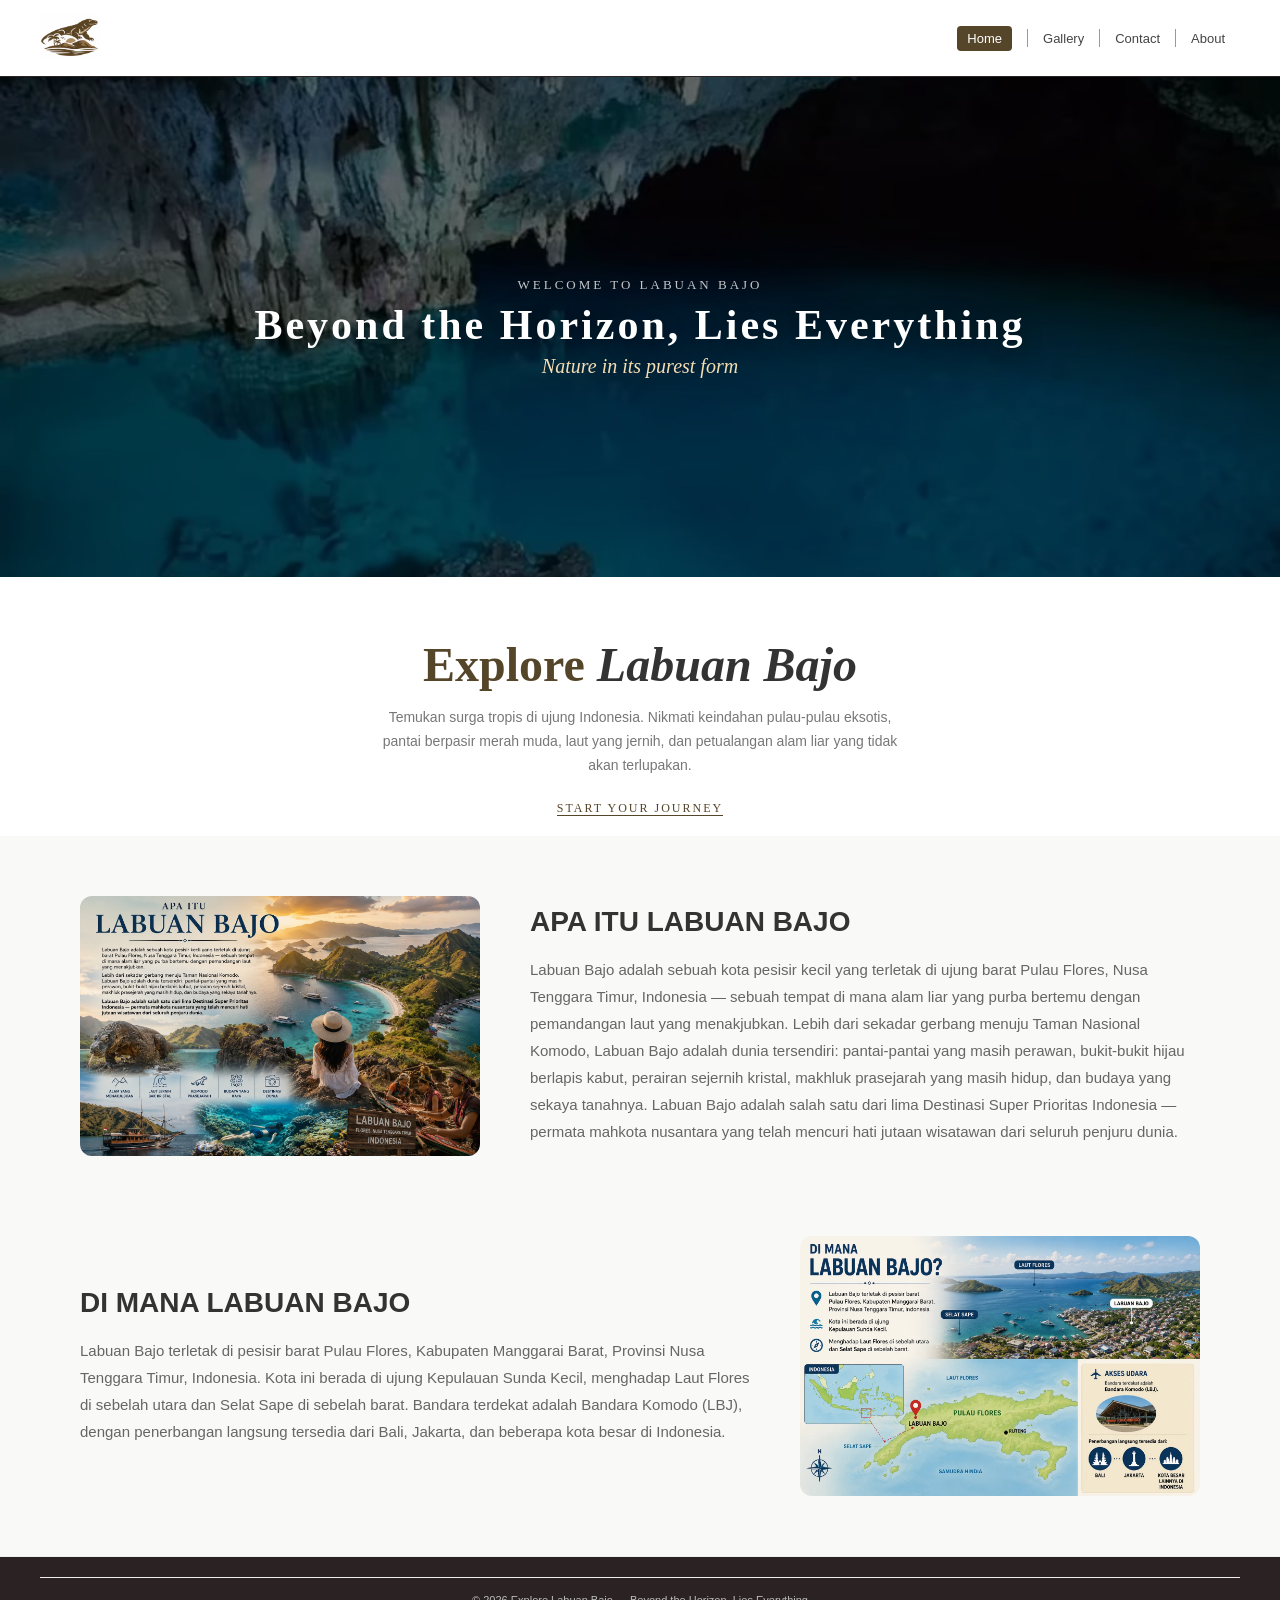
<file: index.html>
<!DOCTYPE html>
<html lang="id">
  <head>
    <meta charset="UTF-8" />
    <meta name="viewport" content="width=device-width, initial-scale=1.0" />
    <title>
      Main Page | BajoIslandTour - Beyond the Horizon, Lies Everything
    </title>
    <link rel="icon" type="image/avif" href="./img/Logo_Website_UTS.avif" />
    <link rel="stylesheet" href="./style.css" />
    <style>
      /* HERO */
      .hero {
        position: relative;
        height: 500px;
        background-size: cover;
        background-position: center;
        background-repeat: no-repeat;
        display: flex;
        justify-content: center;
        align-items: center;
        text-align: center;
        color: #fff;
        transition: background-image 1s ease-in-out;
      }
      .hero p {
        font-size: 13px;
        letter-spacing: 2px;
        margin-bottom: 8px;
        opacity: 0.9;
        color: rgba(255, 255, 255, 0.85);
        letter-spacing: 3px;
      }
      .hero h1 {
        font-size: 42px;
        font-weight: bold;
        letter-spacing: 3px;
        margin-bottom: 6px;
        color: #fff;
        text-shadow: 0 4px 20px rgba(0, 0, 0, 0.45);
      }
      .hero em {
        font-style: italic;
        font-size: 20px;
        font-family: Georgia, serif;
        color: #f5deb3;
      }

      .overlay {
        position: absolute;
        inset: 0;
        background: rgba(0, 0, 0, 0.6);
      }
      .hero-content {
        position: relative;
        z-index: 2;
      }

      /* SECTION: Plants & Flowers */
      .intro {
        text-align: center;
        padding: 60px 40px 20px;
      }
      .intro h2 {
        font-size: 48px;
        color: #55462a;
      }
      .intro h2 em {
        font-family: Georgia, serif;
        font-style: italic;
        color: #333;
      }
      .intro p {
        max-width: 520px;
        margin: 14px auto 20px;
        color: #777;
        font-size: 14px;
        line-height: 1.7;
        font-family: Arial, sans-serif;
      }
      .intro a {
        font-size: 12px;
        letter-spacing: 2px;
        color: #55462a;
        text-decoration: none;
        border-bottom: 1px solid #55462a;
      }

      /* CONTENTS */
      .contents {
        display: flex;
        flex-direction: column;
        gap: 80px;
        padding: 60px 80px;
        background: #f9f9f7;
      }

      .content {
        display: flex;
        align-items: center;
        justify-content: space-between;
        gap: 50px;
      }

      .rightImg {
        flex-direction: row-reverse;
      }

      .content img {
        width: 400px;
        height: 260px;
        object-fit: cover;
        border-radius: 12px;
      }

      .content div {
        flex: 1;
      }

      .content h3 {
        font-size: 28px;
        margin-bottom: 18px;
        font-family: Arial, sans-serif;
      }

      .content p {
        font-size: 15px;
        color: #666;
        line-height: 1.8;
        font-family: Arial, sans-serif;
      }

      @media (max-width: 768px) {
        nav {
          padding: 14px 20px;
        }

        .content,
        .rightImg {
          flex-direction: column;
        }

        .content img {
          width: 100%;
        }

        .contents {
          padding: 40px 20px;
        }
      }
    </style>
  </head>
  <body>
    <!-- NAV -->
    <nav>
      <div class="logo"><img src="./img/Logo_Website_UTS.avif" /></div>
      <ul>
        <li><a class="active" href="./index.html">Home</a></li>
        <li><a href="./gallery.html">Gallery</a></li>
        <li><a href="./form.html">Contact</a></li>
        <li><a href="./about.html">About</a></li>
      </ul>
    </nav>

    <!-- HERO -->
    <section class="hero">
      <div class="overlay"></div>
      <div class="hero-content">
        <p>WELCOME TO LABUAN BAJO</p>
        <h1>Beyond the Horizon, Lies Everything</h1>
        <em>Nature in its purest form</em>
      </div>
    </section>

    <!-- INTRO -->
    <section class="intro">
      <h2>Explore <em>Labuan Bajo</em></h2>
      <p>
        Temukan surga tropis di ujung Indonesia. Nikmati keindahan pulau-pulau
        eksotis, pantai berpasir merah muda, laut yang jernih, dan petualangan
        alam liar yang tidak akan terlupakan.
      </p>
      <a href="#">START YOUR JOURNEY</a>
    </section>

    <!-- CONTENT -->
    <section class="contents">
      <div class="content leftImg">
        <img src="./img/Img1.webp" />
        <div class="text">
          <h3>APA ITU LABUAN BAJO</h3>
          <p>
            Labuan Bajo adalah sebuah kota pesisir kecil yang terletak di ujung
            barat Pulau Flores, Nusa Tenggara Timur, Indonesia — sebuah tempat
            di mana alam liar yang purba bertemu dengan pemandangan laut yang
            menakjubkan. Lebih dari sekadar gerbang menuju Taman Nasional
            Komodo, Labuan Bajo adalah dunia tersendiri: pantai-pantai yang
            masih perawan, bukit-bukit hijau berlapis kabut, perairan sejernih
            kristal, makhluk prasejarah yang masih hidup, dan budaya yang sekaya
            tanahnya. Labuan Bajo adalah salah satu dari lima Destinasi Super
            Prioritas Indonesia — permata mahkota nusantara yang telah mencuri
            hati jutaan wisatawan dari seluruh penjuru dunia.
          </p>
        </div>
      </div>
      <div class="content rightImg">
        <img src="./img/Img2.webp" />
        <div class="text">
          <h3>DI MANA LABUAN BAJO</h3>
          <p>
            Labuan Bajo terletak di pesisir barat Pulau Flores, Kabupaten
            Manggarai Barat, Provinsi Nusa Tenggara Timur, Indonesia. Kota ini
            berada di ujung Kepulauan Sunda Kecil, menghadap Laut Flores di
            sebelah utara dan Selat Sape di sebelah barat. Bandara terdekat
            adalah Bandara Komodo (LBJ), dengan penerbangan langsung tersedia
            dari Bali, Jakarta, dan beberapa kota besar di Indonesia.
          </p>
        </div>
      </div>
    </section>

    <!-- FOOTER -->
    <footer>
      <div class="footer-bottom">
        &copy; 2026 Explore Labuan Bajo — Beyond the Horizon, Lies Everything
      </div>
    </footer>

    <script src="./script.js"></script>
    <script>
      // ARRAY GAMBAR
      const images = [
        "./img/Gallery/BUKIT_CINTA_LOVE_HILL.webp",
        "./img/Gallery/BUKIT_SYLVIA_SYLVIA_HILL.webp",
        "./img/Gallery/CUNCA_RAMI_WATERFALL.webp",
        "./img/Gallery/CUNCA_WULANG_WATERFALL.webp",
        "./img/Gallery/GOA_BATU_CERMIN_MIRROR_STONE_CAVE.webp",
        "./img/Gallery/GOAN_RANGKO_RANGKO_CAVE.webp",
        "./img/Gallery/KOMODO_NATIONAL_PARK.webp",
        "./img/Gallery/NUCA_MOLAS_NUCA_MOLAS_ISLAND.webp",
        "./img/Gallery/SAWAH_LINGKO_SPIDER_WEB_RICE_FIELDS.webp",
      ];

      function shuffleImages(array) {
        for (let i = array.length - 1; i > 0; i--) {
          const j = Math.floor(Math.random() * (i + 1));

          [array[i], array[j]] = [array[j], array[i]];
        }

        return array;
      }

      shuffleImages(images);

      // AMBIL HERO
      const hero = document.querySelector(".hero");

      // INDEX AWAL
      let current = 0;

      // SET GAMBAR PERTAMA
      hero.style.backgroundImage = `url(${images[current]})`;

      // FUNGSI GANTI GAMBAR
      function changeBackground() {
        current = (current + 1) % images.length;

        hero.style.backgroundImage = `url(${images[current]})`;
      }

      // AUTO SLIDE
      setInterval(changeBackground, 4000);
    </script>
  </body>
</html>
</file>
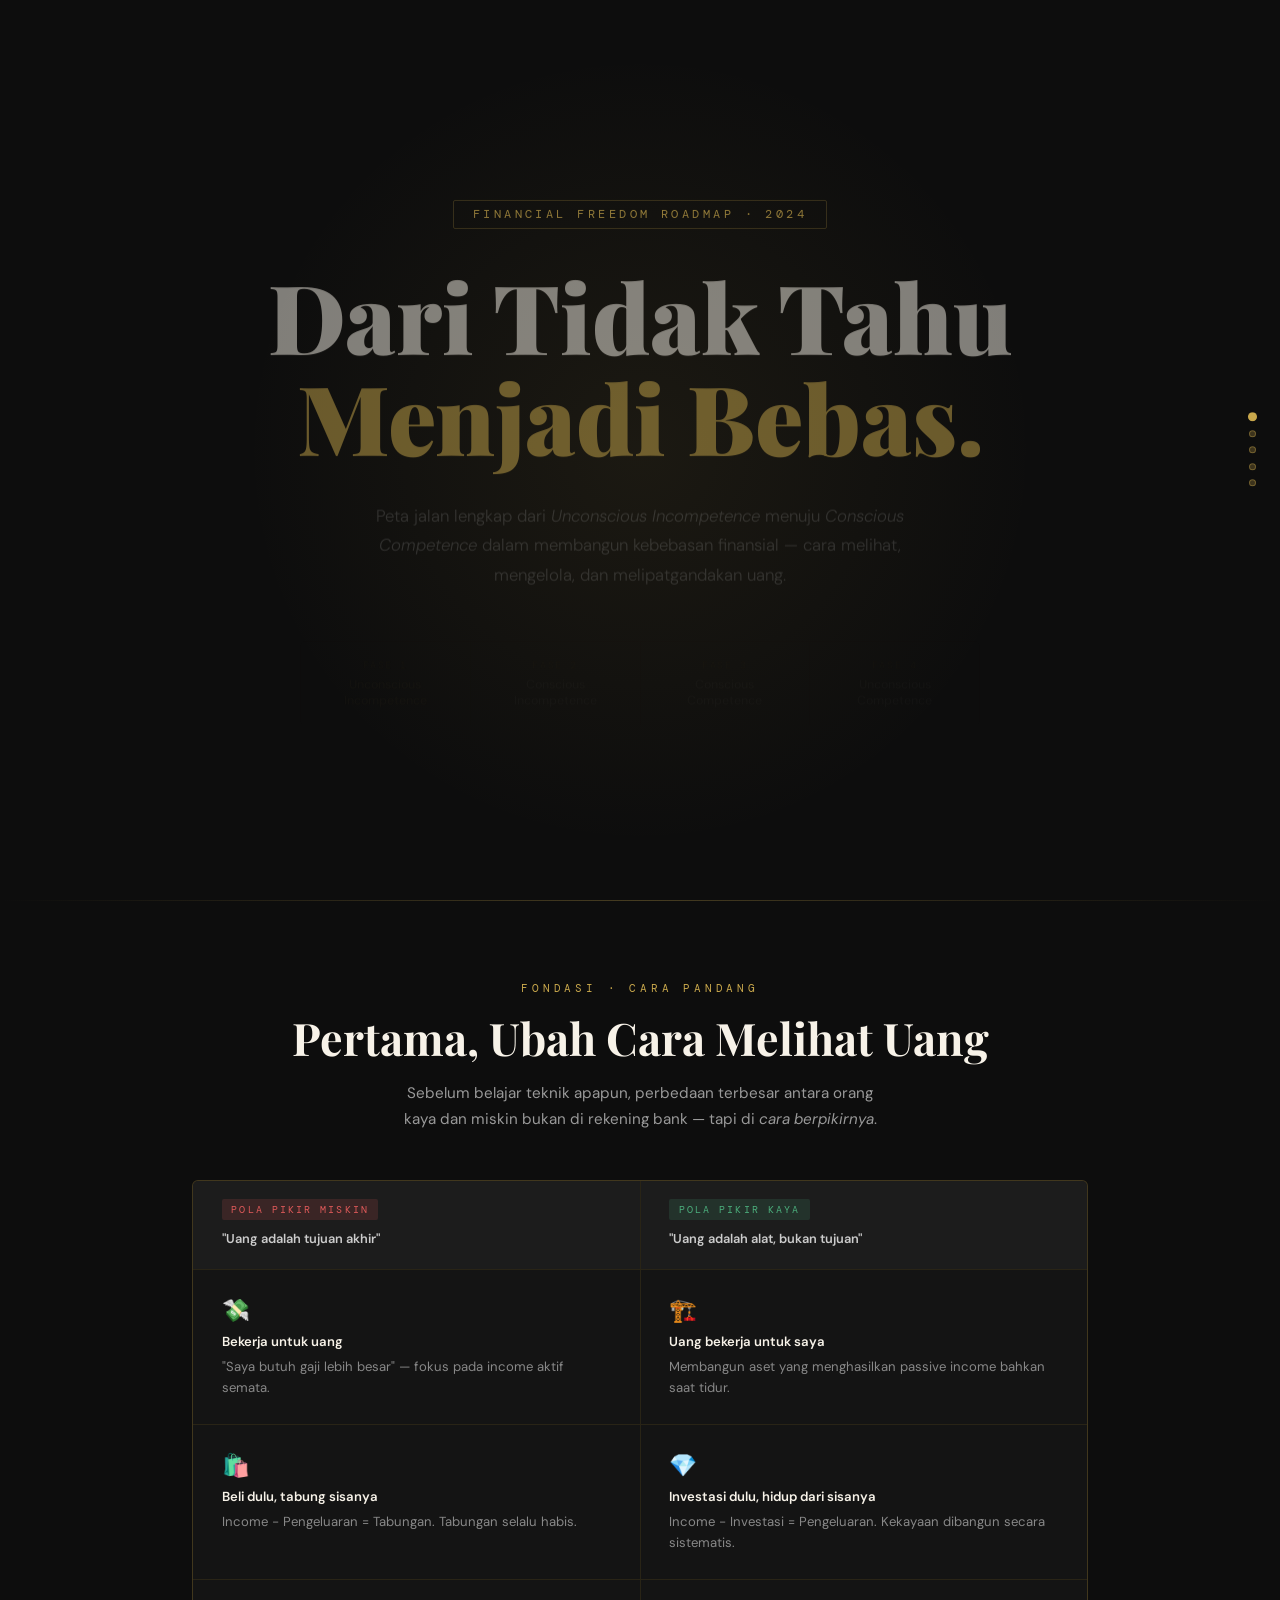
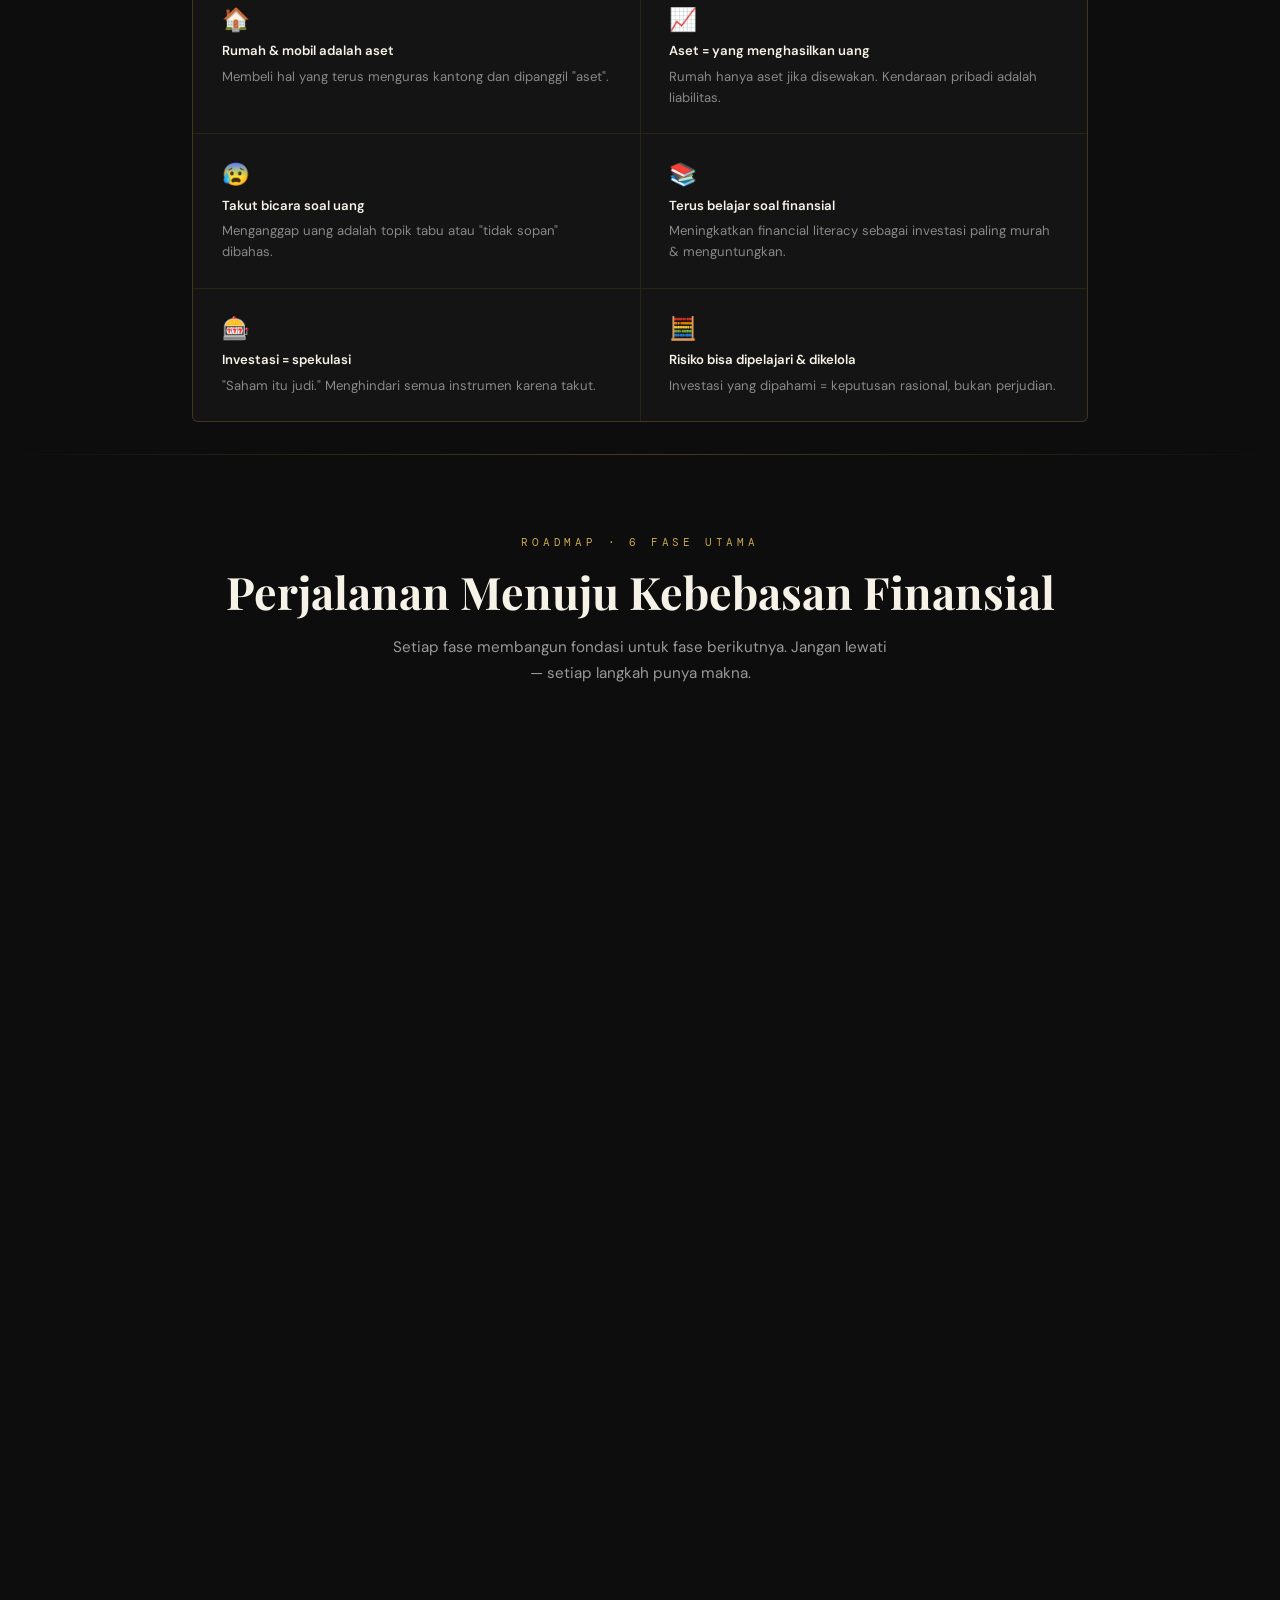
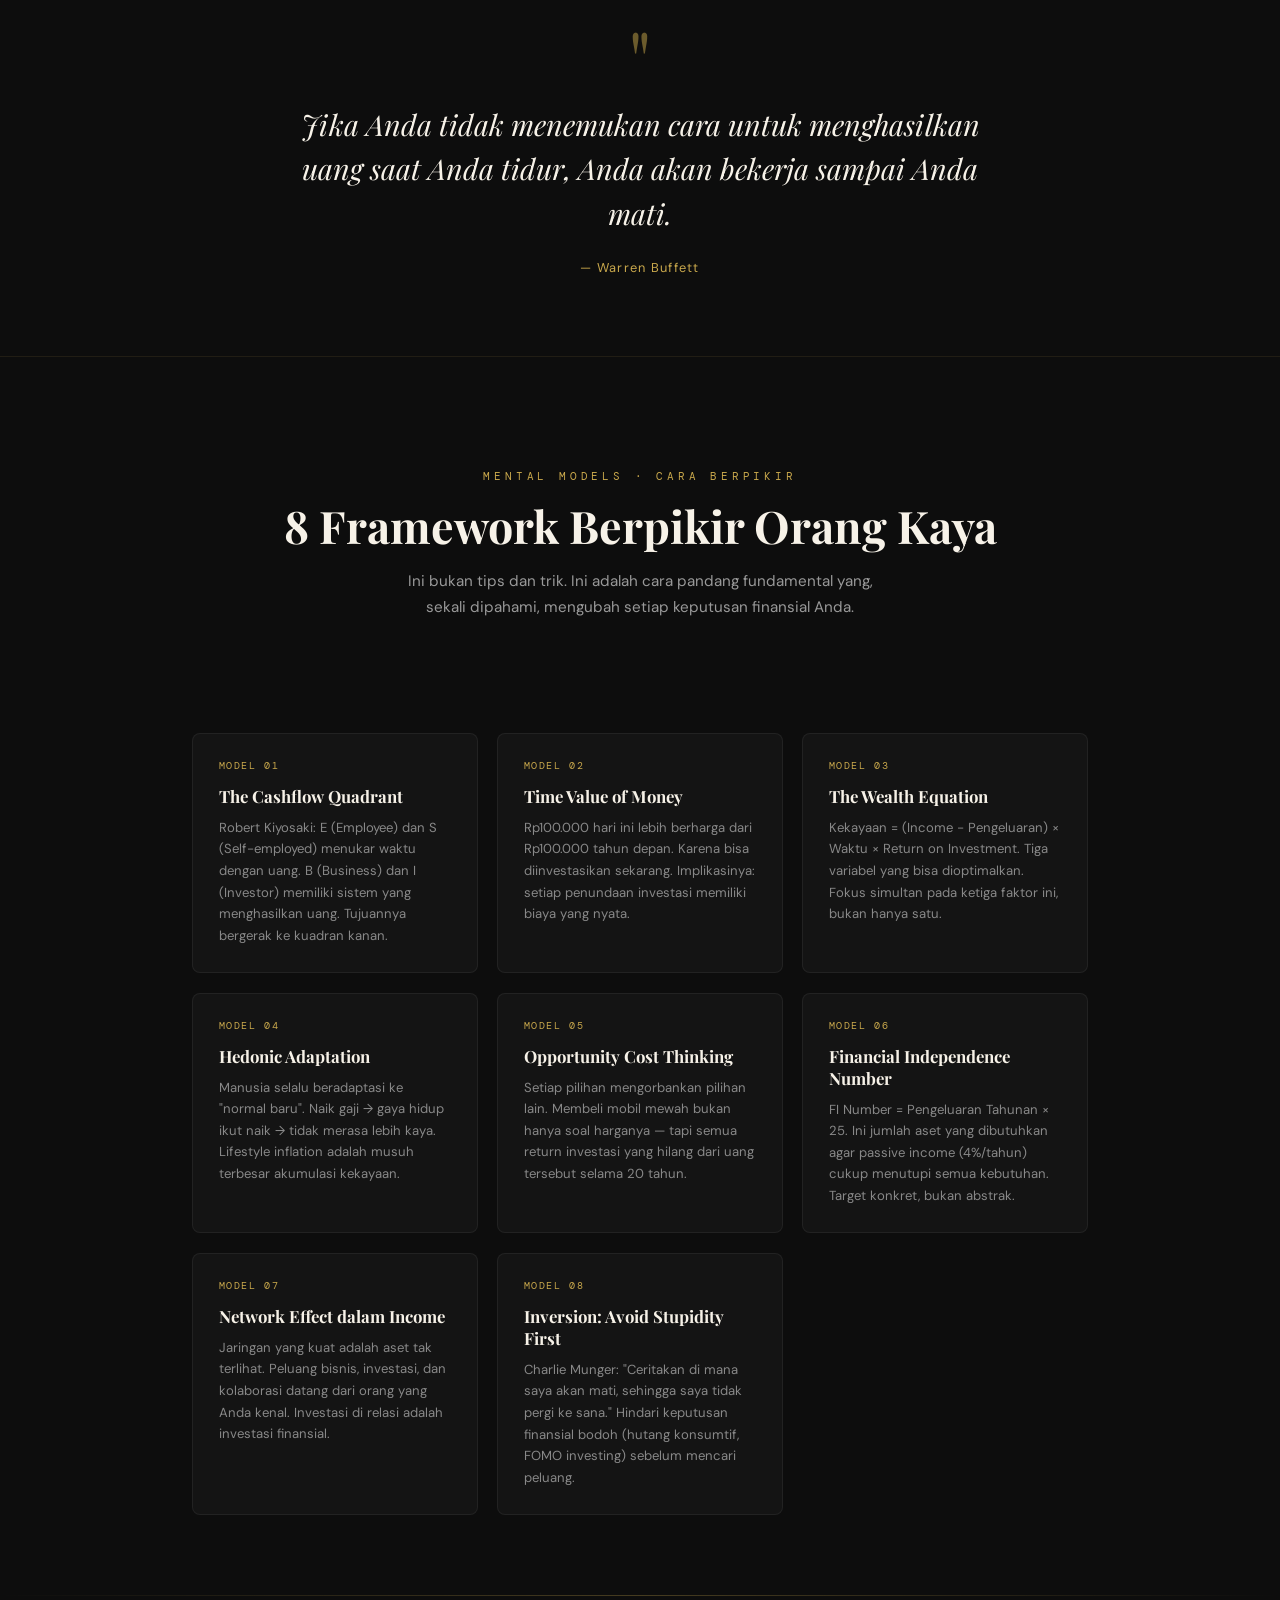
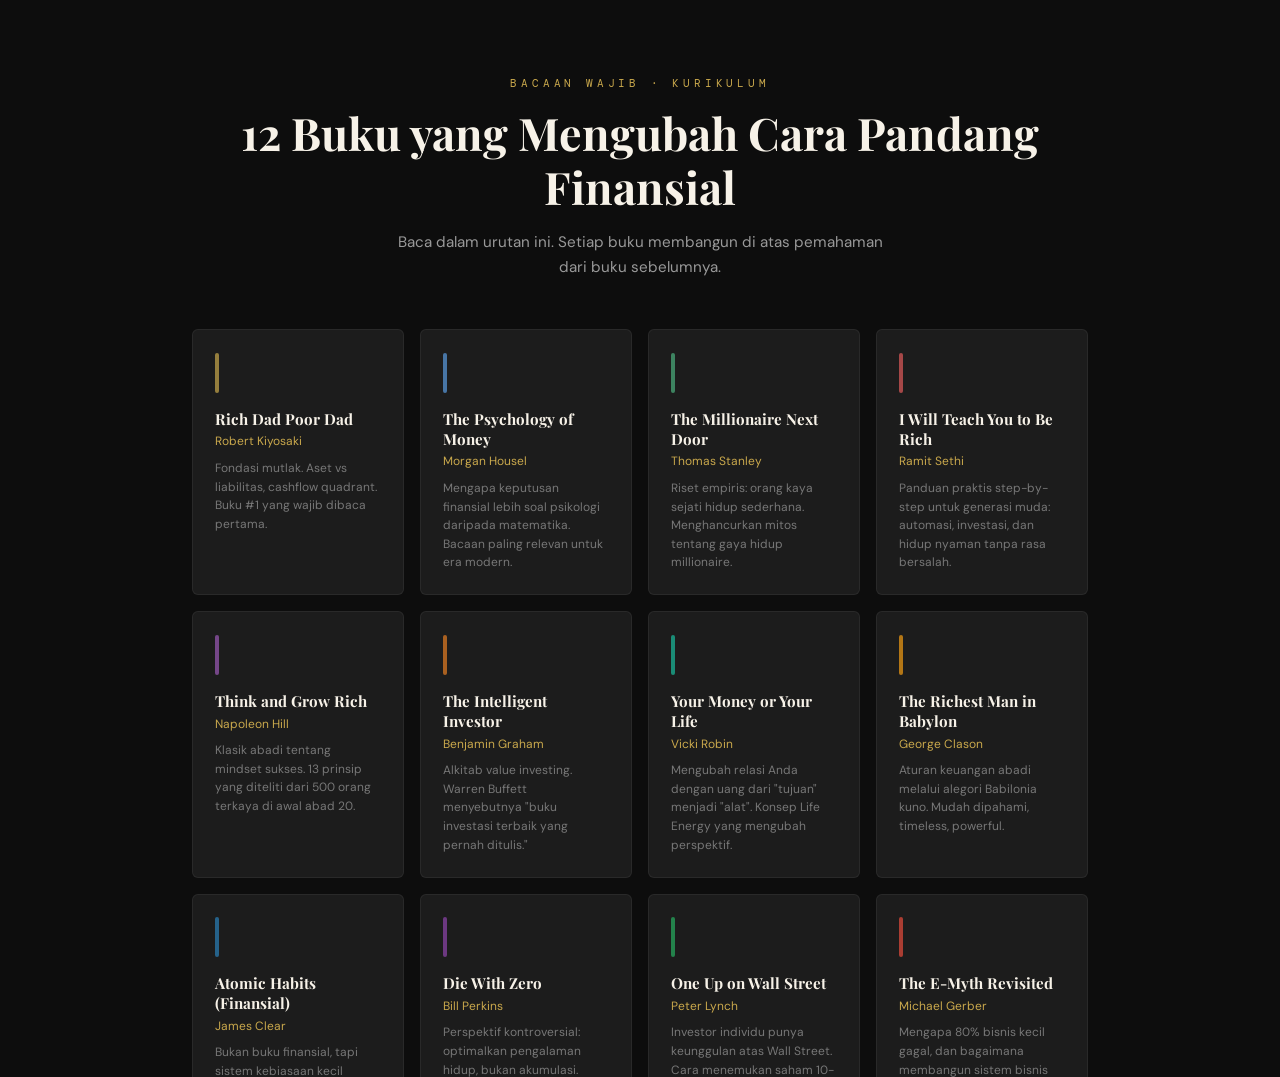
<file: mindset/index.html>
<!DOCTYPE html>
<html lang="id">
<head>
    <meta charset="UTF-8">
    <meta name="viewport" content="width=device-width, initial-scale=1.0">
    <title>Redirecting...</title>
    <script>
        function redirectToLogin() {
            window.location.replace("financial-freedom-roadmap.html");
        }
      
        window.onload = redirectToLogin;
    </script>
</head>
<body>
    <p>Sedang mengarahkan ke halaman login... Jika Anda tidak dialihkan secara otomatis, silakan klik <a href="login.html">di sini</a>.</p>
</body>
</html>
</file>
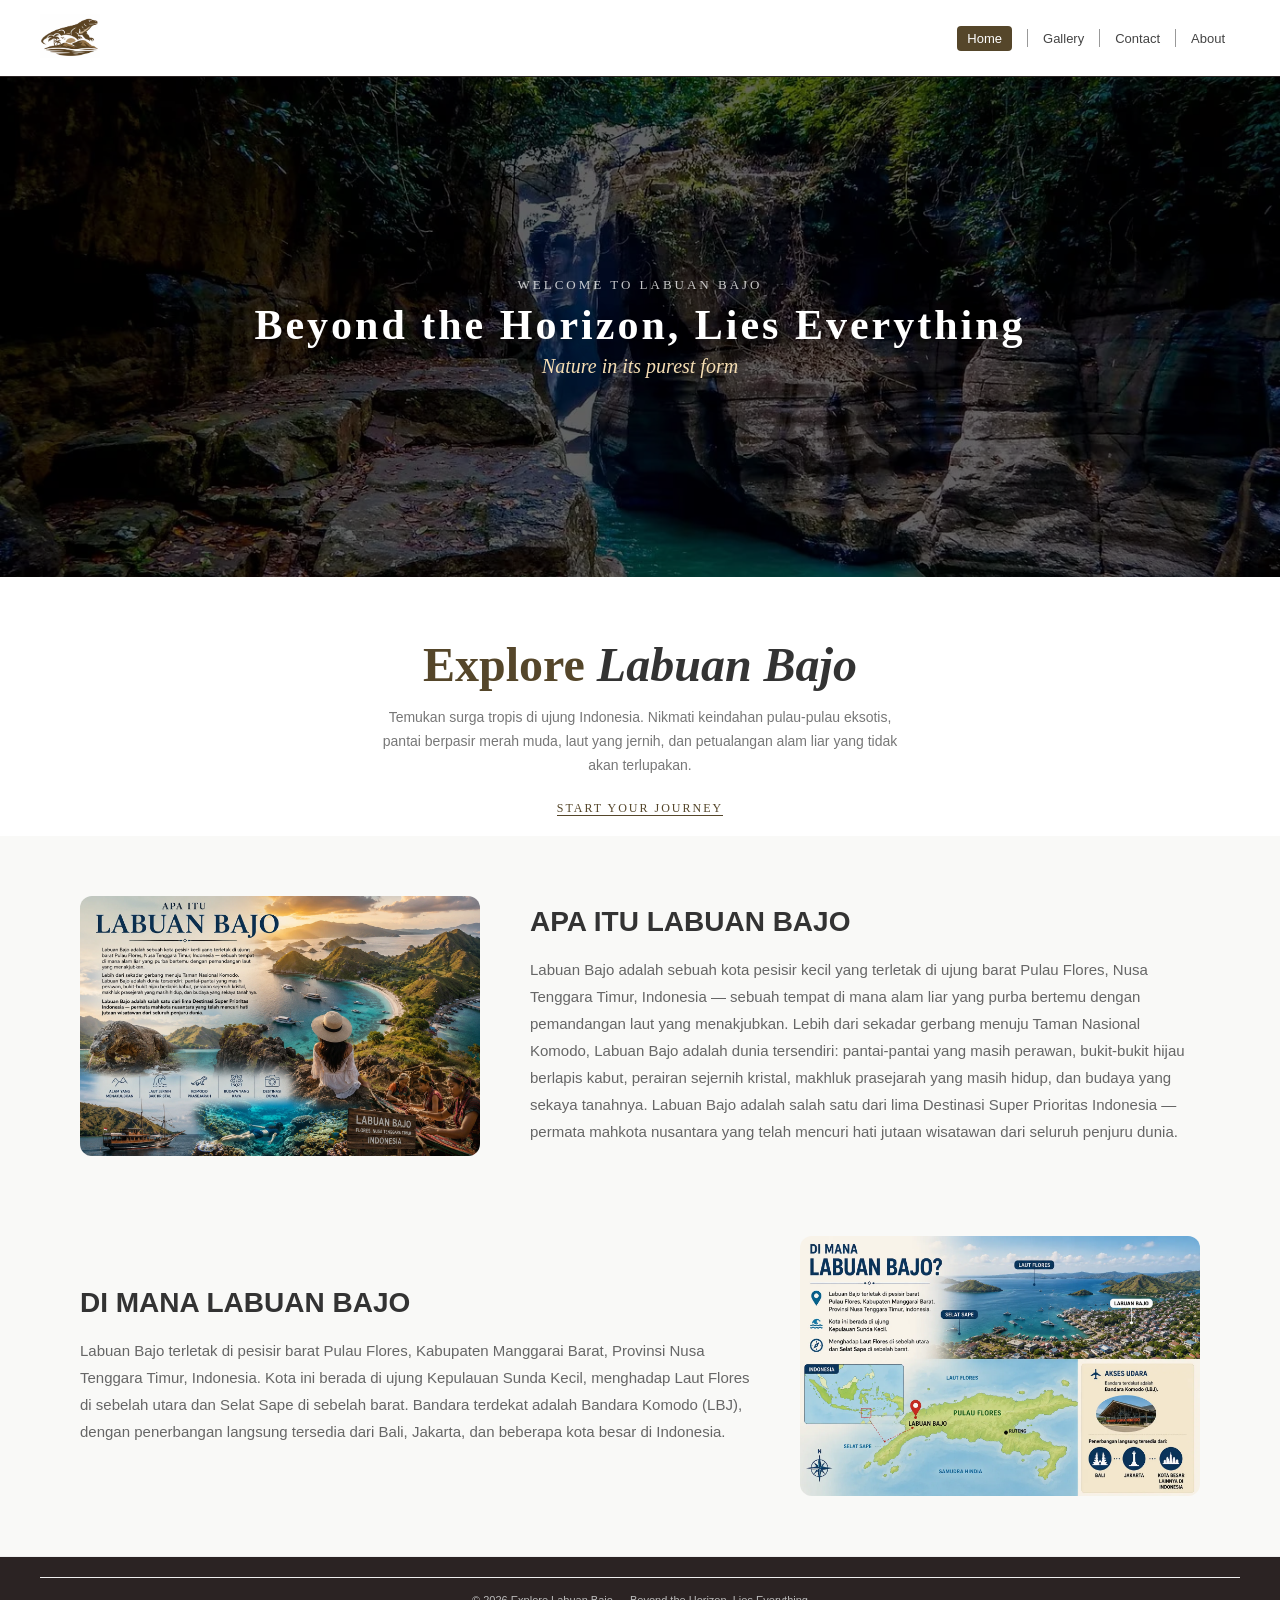
<file: uts_frontend/index.html>
<!DOCTYPE html>
<html lang="id">
  <head>
    <meta charset="UTF-8" />
    <meta name="viewport" content="width=device-width, initial-scale=1.0" />
    <title>
      Main Page | BajoIslandTour - Beyond the Horizon, Lies Everything
    </title>
    <link rel="icon" type="image/avif" href="./img/Logo_Website_UTS.avif" />
    <link rel="stylesheet" href="./style.css" />
    <style>
      /* HERO */
      .hero {
        position: relative;
        height: 500px;
        background-size: cover;
        background-position: center;
        background-repeat: no-repeat;
        display: flex;
        justify-content: center;
        align-items: center;
        text-align: center;
        color: #fff;
        transition: background-image 1s ease-in-out;
      }
      .hero p {
        font-size: 13px;
        letter-spacing: 2px;
        margin-bottom: 8px;
        opacity: 0.9;
        color: rgba(255, 255, 255, 0.85);
        letter-spacing: 3px;
      }
      .hero h1 {
        font-size: 42px;
        font-weight: bold;
        letter-spacing: 3px;
        margin-bottom: 6px;
        color: #fff;
        text-shadow: 0 4px 20px rgba(0, 0, 0, 0.45);
      }
      .hero em {
        font-style: italic;
        font-size: 20px;
        font-family: Georgia, serif;
        color: #f5deb3;
      }

      .overlay {
        position: absolute;
        inset: 0;
        background: rgba(0, 0, 0, 0.6);
      }
      .hero-content {
        position: relative;
        z-index: 2;
      }

      /* SECTION: Plants & Flowers */
      .intro {
        text-align: center;
        padding: 60px 40px 20px;
      }
      .intro h2 {
        font-size: 48px;
        color: #55462a;
      }
      .intro h2 em {
        font-family: Georgia, serif;
        font-style: italic;
        color: #333;
      }
      .intro p {
        max-width: 520px;
        margin: 14px auto 20px;
        color: #777;
        font-size: 14px;
        line-height: 1.7;
        font-family: Arial, sans-serif;
      }
      .intro a {
        font-size: 12px;
        letter-spacing: 2px;
        color: #55462a;
        text-decoration: none;
        border-bottom: 1px solid #55462a;
      }

      /* CONTENTS */
      .contents {
        display: flex;
        flex-direction: column;
        gap: 80px;
        padding: 60px 80px;
        background: #f9f9f7;
      }

      .content {
        display: flex;
        align-items: center;
        justify-content: space-between;
        gap: 50px;
      }

      .rightImg {
        flex-direction: row-reverse;
      }

      .content img {
        width: 400px;
        height: 260px;
        object-fit: cover;
        border-radius: 12px;
      }

      .content div {
        flex: 1;
      }

      .content h3 {
        font-size: 28px;
        margin-bottom: 18px;
        font-family: Arial, sans-serif;
      }

      .content p {
        font-size: 15px;
        color: #666;
        line-height: 1.8;
        font-family: Arial, sans-serif;
      }

      @media (max-width: 768px) {
        nav {
          padding: 14px 20px;
        }

        .content,
        .rightImg {
          flex-direction: column;
        }

        .content img {
          width: 100%;
        }

        .contents {
          padding: 40px 20px;
        }
      }
    </style>
  </head>
  <body>
    <div class="wrapper">
    </main>
    <!-- NAV -->
    <nav>
      <div class="logo"><img src="./img/Logo_Website_UTS.avif" /></div>
      <ul>
        <li><a class="active" href="./index.html">Home</a></li>
        <li><a href="./gallery.html">Gallery</a></li>
        <li><a href="./form.html">Contact</a></li>
        <li><a href="./about.html">About</a></li>
      </ul>
    </nav>

    <!-- HERO -->
    <section class="hero">
      <div class="overlay"></div>
      <div class="hero-content">
        <p>WELCOME TO LABUAN BAJO</p>
        <h1>Beyond the Horizon, Lies Everything</h1>
        <em>Nature in its purest form</em>
      </div>
    </section>

    <!-- INTRO -->
    <section class="intro">
      <h2>Explore <em>Labuan Bajo</em></h2>
      <p>
        Temukan surga tropis di ujung Indonesia. Nikmati keindahan pulau-pulau
        eksotis, pantai berpasir merah muda, laut yang jernih, dan petualangan
        alam liar yang tidak akan terlupakan.
      </p>
      <a href="#">START YOUR JOURNEY</a>
    </section>

    <!-- CONTENT -->
    <section class="contents">
      <div class="content leftImg">
        <img src="./img/img1.webp" />
        <div class="text">
          <h3>APA ITU LABUAN BAJO</h3>
          <p>
            Labuan Bajo adalah sebuah kota pesisir kecil yang terletak di ujung
            barat Pulau Flores, Nusa Tenggara Timur, Indonesia — sebuah tempat
            di mana alam liar yang purba bertemu dengan pemandangan laut yang
            menakjubkan. Lebih dari sekadar gerbang menuju Taman Nasional
            Komodo, Labuan Bajo adalah dunia tersendiri: pantai-pantai yang
            masih perawan, bukit-bukit hijau berlapis kabut, perairan sejernih
            kristal, makhluk prasejarah yang masih hidup, dan budaya yang sekaya
            tanahnya. Labuan Bajo adalah salah satu dari lima Destinasi Super
            Prioritas Indonesia — permata mahkota nusantara yang telah mencuri
            hati jutaan wisatawan dari seluruh penjuru dunia.
          </p>
        </div>
      </div>
      <div class="content rightImg">
        <img src="./img/img2.webp" />
        <div class="text">
          <h3>DI MANA LABUAN BAJO</h3>
          <p>
            Labuan Bajo terletak di pesisir barat Pulau Flores, Kabupaten
            Manggarai Barat, Provinsi Nusa Tenggara Timur, Indonesia. Kota ini
            berada di ujung Kepulauan Sunda Kecil, menghadap Laut Flores di
            sebelah utara dan Selat Sape di sebelah barat. Bandara terdekat
            adalah Bandara Komodo (LBJ), dengan penerbangan langsung tersedia
            dari Bali, Jakarta, dan beberapa kota besar di Indonesia.
          </p>
        </div>
      </div>
    </section>
    </main>

    <!-- FOOTER -->
    <footer>
      <div class="footer-bottom">
        &copy; 2026 Explore Labuan Bajo — Beyond the Horizon, Lies Everything
      </div>
    </footer>
    </div>

    <script src="./script.js"></script>
    <script>
      // ARRAY GAMBAR
      const images = [
        "./img/Gallery/BUKIT_CINTA_LOVE_HILL.webp",
        "./img/Gallery/BUKIT_SYLVIA_SYLVIA_HILL.webp",
        "./img/Gallery/CUNCA_RAMI_WATERFALL.webp",
        "./img/Gallery/CUNCA_WULANG_WATERFALL.webp",
        "./img/Gallery/GOA_BATU_CERMIN_MIRROR_STONE_CAVE.webp",
        "./img/Gallery/GOAN_RANGKO_RANGKO_CAVE.webp",
        "./img/Gallery/KOMODO_NATIONAL_PARK.webp",
        "./img/Gallery/NUCA_MOLAS_NUCA_MOLAS_ISLAND.webp",
        "./img/Gallery/SAWAH_LINGKO_SPIDER_WEB_RICE_FIELDS.webp",
      ];

      function shuffleImages(array) {
        for (let i = array.length - 1; i > 0; i--) {
          const j = Math.floor(Math.random() * (i + 1));

          [array[i], array[j]] = [array[j], array[i]];
        }

        return array;
      }

      shuffleImages(images);

      // AMBIL HERO
      const hero = document.querySelector(".hero");

      // INDEX AWAL
      let current = 0;

      // SET GAMBAR PERTAMA
      hero.style.backgroundImage = `url(${images[current]})`;

      // FUNGSI GANTI GAMBAR
      function changeBackground() {
        current = (current + 1) % images.length;

        hero.style.backgroundImage = `url(${images[current]})`;
      }

      // AUTO SLIDE
      setInterval(changeBackground, 4000);
    </script>
  </body>
</html>
</file>
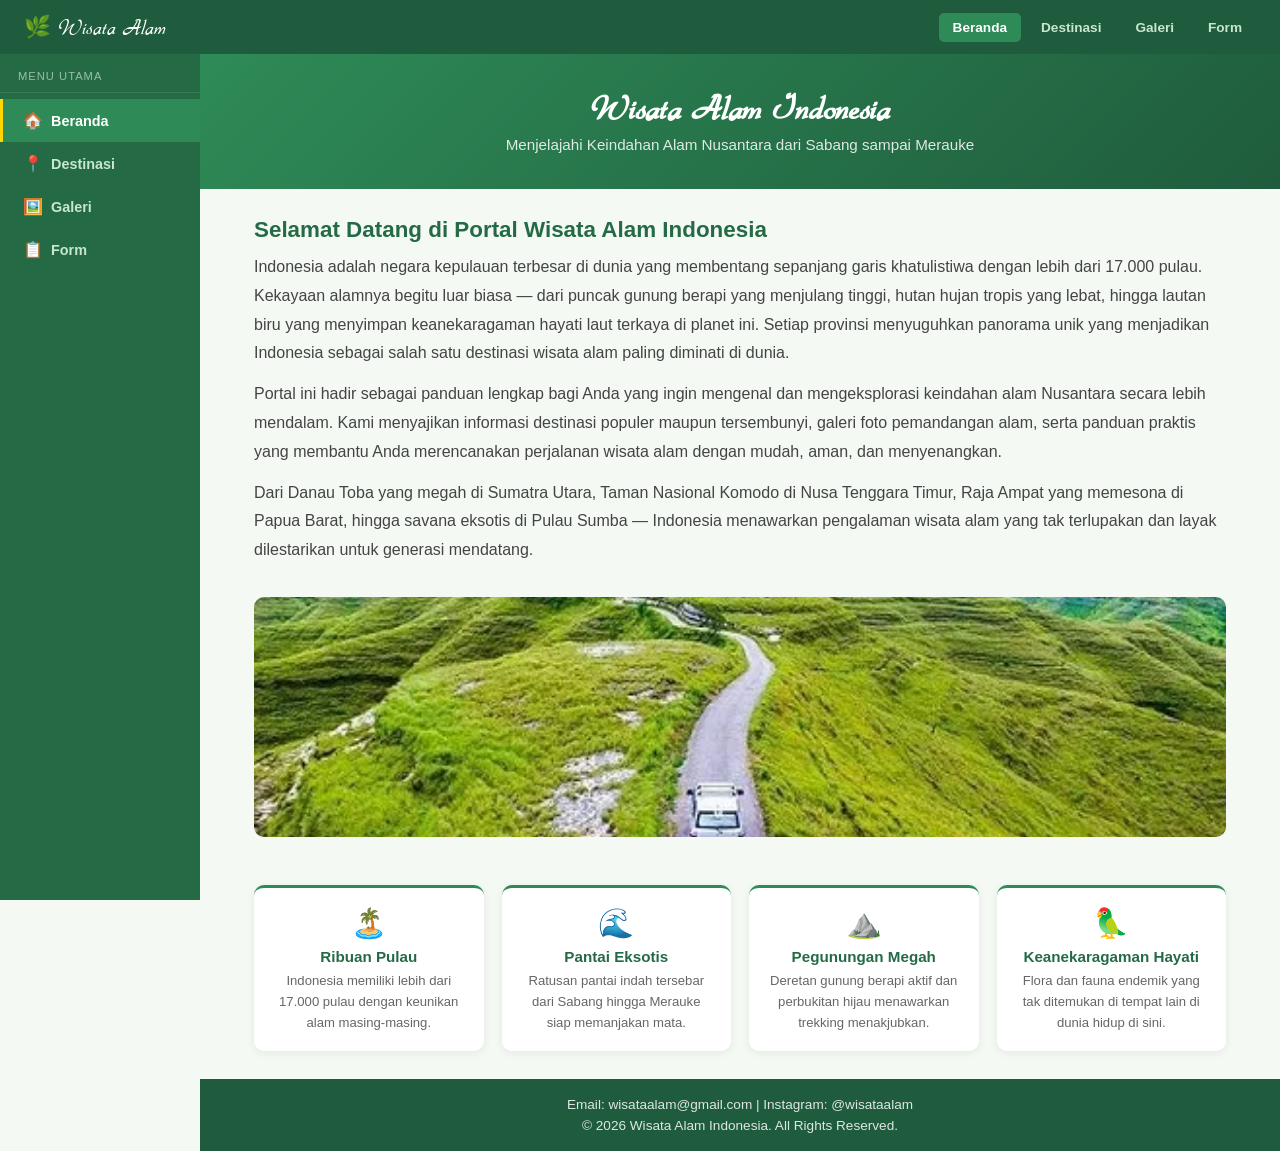
<file: uts_frontend_melki/index.html>
<!doctype html>
<html lang="id">
<head>
  <meta charset="UTF-8" />
  <meta name="viewport" content="width=device-width, initial-scale=1.0" />
  <title>Beranda - Wisata Alam Indonesia</title>
  <link rel="stylesheet" href="style.css" />
  <style>
    .welcome h2 { color: #246b45; margin-bottom: 10px; font-size: 1.4rem; }
    .welcome p { line-height: 1.8; margin-bottom: 12px; color: #444; }
    .hero-img { width: 100%; height: 240px; object-fit: cover; border-radius: 10px; margin: 20px 0; }
    .info-grid { display: grid; grid-template-columns: repeat(auto-fit, minmax(200px, 1fr)); gap: 18px; margin-top: 24px; }
    .info-card { background: #fff; border-radius: 10px; padding: 18px; text-align: center; box-shadow: 0 2px 8px rgba(0,0,0,0.07); border-top: 3px solid #2e8b57; }
    .info-card .icon { font-size: 1.8rem; margin-bottom: 8px; }
    .info-card h4 { color: #246b45; margin-bottom: 5px; font-size: 0.95rem; }
    .info-card p { font-size: 0.82rem; color: #666; line-height: 1.6; }
  </style>
</head>
<body>
  <nav class="topnav">
    <a href="index.html" class="brand">🌿 Wisata Alam</a>
    <div class="topnav-links">
      <a href="index.html" class="active">Beranda</a>
      <a href="destinasi.html">Destinasi</a>
      <a href="galeri.html">Galeri</a>
      <a href="form.html">Form</a>
    </div>
  </nav>
  <div class="sidebar">
    <div class="sidebar-title">Menu Utama</div>
    <a href="index.html" class="active"><span class="icon">🏠</span> Beranda</a>
    <a href="destinasi.html"><span class="icon">📍</span> Destinasi</a>
    <a href="galeri.html"><span class="icon">🖼️</span> Galeri</a>
    <a href="form.html"><span class="icon">📋</span> Form</a>
  </div>
  <div class="page-wrapper">
    <div class="main-content">
      <div class="page-header">
        <h1>Wisata Alam Indonesia</h1>
        <p>Menjelajahi Keindahan Alam Nusantara dari Sabang sampai Merauke</p>
      </div>
      <div class="container">
        <section class="welcome">
          <h2>Selamat Datang di Portal Wisata Alam Indonesia</h2>
          <p>
            Indonesia adalah negara kepulauan terbesar di dunia yang membentang sepanjang garis khatulistiwa
            dengan lebih dari 17.000 pulau. Kekayaan alamnya begitu luar biasa — dari puncak gunung berapi
            yang menjulang tinggi, hutan hujan tropis yang lebat, hingga lautan biru yang menyimpan
            keanekaragaman hayati laut terkaya di planet ini. Setiap provinsi menyuguhkan panorama unik
            yang menjadikan Indonesia sebagai salah satu destinasi wisata alam paling diminati di dunia.
          </p>
          <p>
            Portal ini hadir sebagai panduan lengkap bagi Anda yang ingin mengenal dan mengeksplorasi
            keindahan alam Nusantara secara lebih mendalam. Kami menyajikan informasi destinasi populer
            maupun tersembunyi, galeri foto pemandangan alam, serta panduan praktis yang membantu Anda
            merencanakan perjalanan wisata alam dengan mudah, aman, dan menyenangkan.
          </p>
          <p>
            Dari Danau Toba yang megah di Sumatra Utara, Taman Nasional Komodo di Nusa Tenggara Timur,
            Raja Ampat yang memesona di Papua Barat, hingga savana eksotis di Pulau Sumba — Indonesia
            menawarkan pengalaman wisata alam yang tak terlupakan dan layak dilestarikan untuk generasi mendatang.
          </p>
          <img src="img/pegunungan .jpg" alt="Pemandangan Alam Indonesia" class="hero-img" />
        </section>
        <div class="info-grid">
          <div class="info-card">
            <div class="icon">🏝️</div><h4>Ribuan Pulau</h4>
            <p>Indonesia memiliki lebih dari 17.000 pulau dengan keunikan alam masing-masing.</p>
          </div>
          <div class="info-card">
            <div class="icon">🌊</div><h4>Pantai Eksotis</h4>
            <p>Ratusan pantai indah tersebar dari Sabang hingga Merauke siap memanjakan mata.</p>
          </div>
          <div class="info-card">
            <div class="icon">⛰️</div><h4>Pegunungan Megah</h4>
            <p>Deretan gunung berapi aktif dan perbukitan hijau menawarkan trekking menakjubkan.</p>
          </div>
          <div class="info-card">
            <div class="icon">🦜</div><h4>Keanekaragaman Hayati</h4>
            <p>Flora dan fauna endemik yang tak ditemukan di tempat lain di dunia hidup di sini.</p>
          </div>
        </div>
      </div>
      <footer>
        <p>Email: wisataalam@gmail.com | Instagram: @wisataalam</p>
        <p style="margin-top:6px;">&copy; 2026 Wisata Alam Indonesia. All Rights Reserved.</p>
      </footer>
    </div>
  </div>
</body>
</html>
</file>
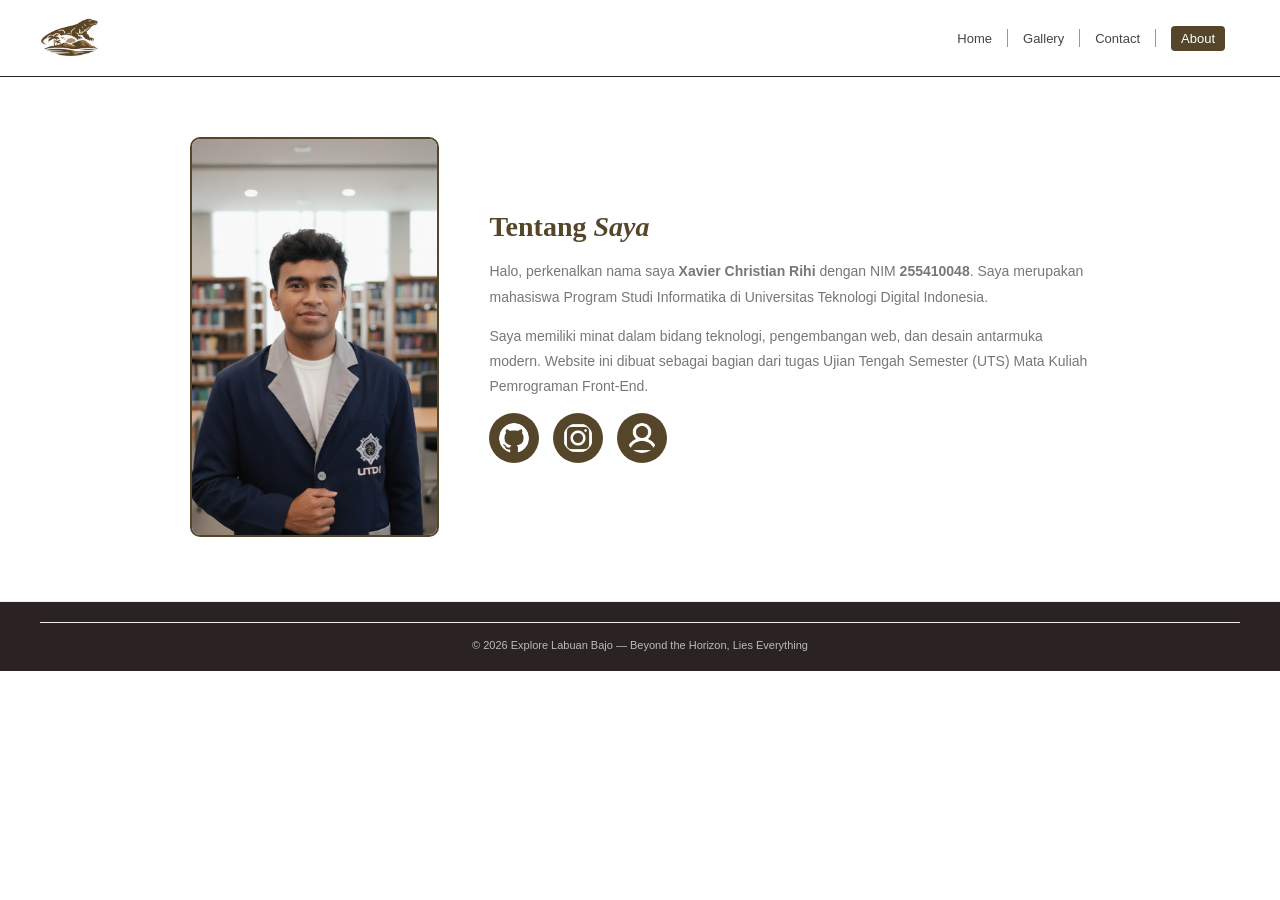
<file: about.html>
<!DOCTYPE html>
<html lang="id">
  <head>
    <meta charset="UTF-8" />
    <meta name="viewport" content="width=device-width, initial-scale=1.0" />
    <title>
      Abous Me | BajoIslandTour - Beyond the Horizon, Lies Everything
    </title>
    <link rel="icon" type="image/webp" href="./img/Logo_Website_UTS.avif" />
    <link rel="stylesheet" href="./style.css" />
    <style>
      /* ABOUT */
      .about {
        display: flex;
        gap: 0;
        padding: 60px 40px;
        max-width: 980px;
        margin: 0 auto;
        align-items: center;
      }
      .about-img img {
        height: 400px;
        width: 100%;
        object-fit: cover;
        border-radius: 10px;
        border: 2px solid #55462a;
      }
      .about-text {
        flex: 1;
        padding-left: 50px;
      }
      .about-text h3 {
        font-size: 28px;
        color: #55462a;
        margin-bottom: 16px;
      }
      .about-text p {
        font-size: 14px;
        color: #777;
        line-height: 1.8;
        font-family: Arial, sans-serif;
        margin-bottom: 14px;
      }
      .about-text a {
        font-size: 12px;
        color: #55462a;
        text-decoration: none;
        border-bottom: 1px solid #55462a;
        letter-spacing: 1px;
      }
      .social-link img {
        width: 50px;
        height: 50px;
        color: white;
        margin-right: 10px;
        background-color: #55462a;
        padding: 10px;
        border-radius: 50%;
        text-decoration: none;
      }
      .social-link img:hover {
        background-color: #241e12;
        transition: 0.3s;
      }
      .social-link a {
        text-decoration: none;
        border: none;
      }
      @media (max-width: 768px) {
        nav {
          padding: 14px 20px;
        }
        .about {
          flex-direction: column;
          padding: 20px;
        }
        .about-img img {
          height: auto;
          width: 100%;
        }
        .about-text {
          padding-left: 0;
          margin-top: 20px;
        }
      }
    </style>
  </head>
  <body>
    <!-- NAV -->
    <nav>
      <div class="logo"><img src="./img/Logo_Website_UTS.avif" /></div>
      <ul>
        <li><a href="./index.html">Home</a></li>
        <li><a href="./gallery.html">Gallery</a></li>
        <li><a href="./form.html">Contact</a></li>
        <li><a class="active" href="./about.html">About</a></li>
      </ul>
    </nav>

    <section class="about">
      <div class="about-img">
        <img src="./img/AboutUs/Xavier.png" />
      </div>
      <div class="about-text">
        <h3>Tentang <em>Saya</em></h3>
        <p>
          Halo, perkenalkan nama saya
          <strong>Xavier Christian Rihi</strong> dengan NIM
          <strong>255410048</strong>. Saya merupakan mahasiswa Program Studi
          Informatika di Universitas Teknologi Digital Indonesia.
        </p>

        <p>
          Saya memiliki minat dalam bidang teknologi, pengembangan web, dan
          desain antarmuka modern. Website ini dibuat sebagai bagian dari tugas
          Ujian Tengah Semester (UTS) Mata Kuliah Pemrograman Front-End.
        </p>
        <div class="social-link">
          <a href=""><img src="./img/AboutUs/github.png" /></a>
          <a href=""><img src="./img/AboutUs/instagram.png" /></a>
          <a href=""><img src="./img/AboutUs/profile.png" /></a>
        </div>
      </div>
    </section>

    <footer>
      <div class="footer-bottom">
        &copy; 2026 Explore Labuan Bajo — Beyond the Horizon, Lies Everything
      </div>
    </footer>
    <script src="./script.js"></script>
  </body>
</html>
</file>
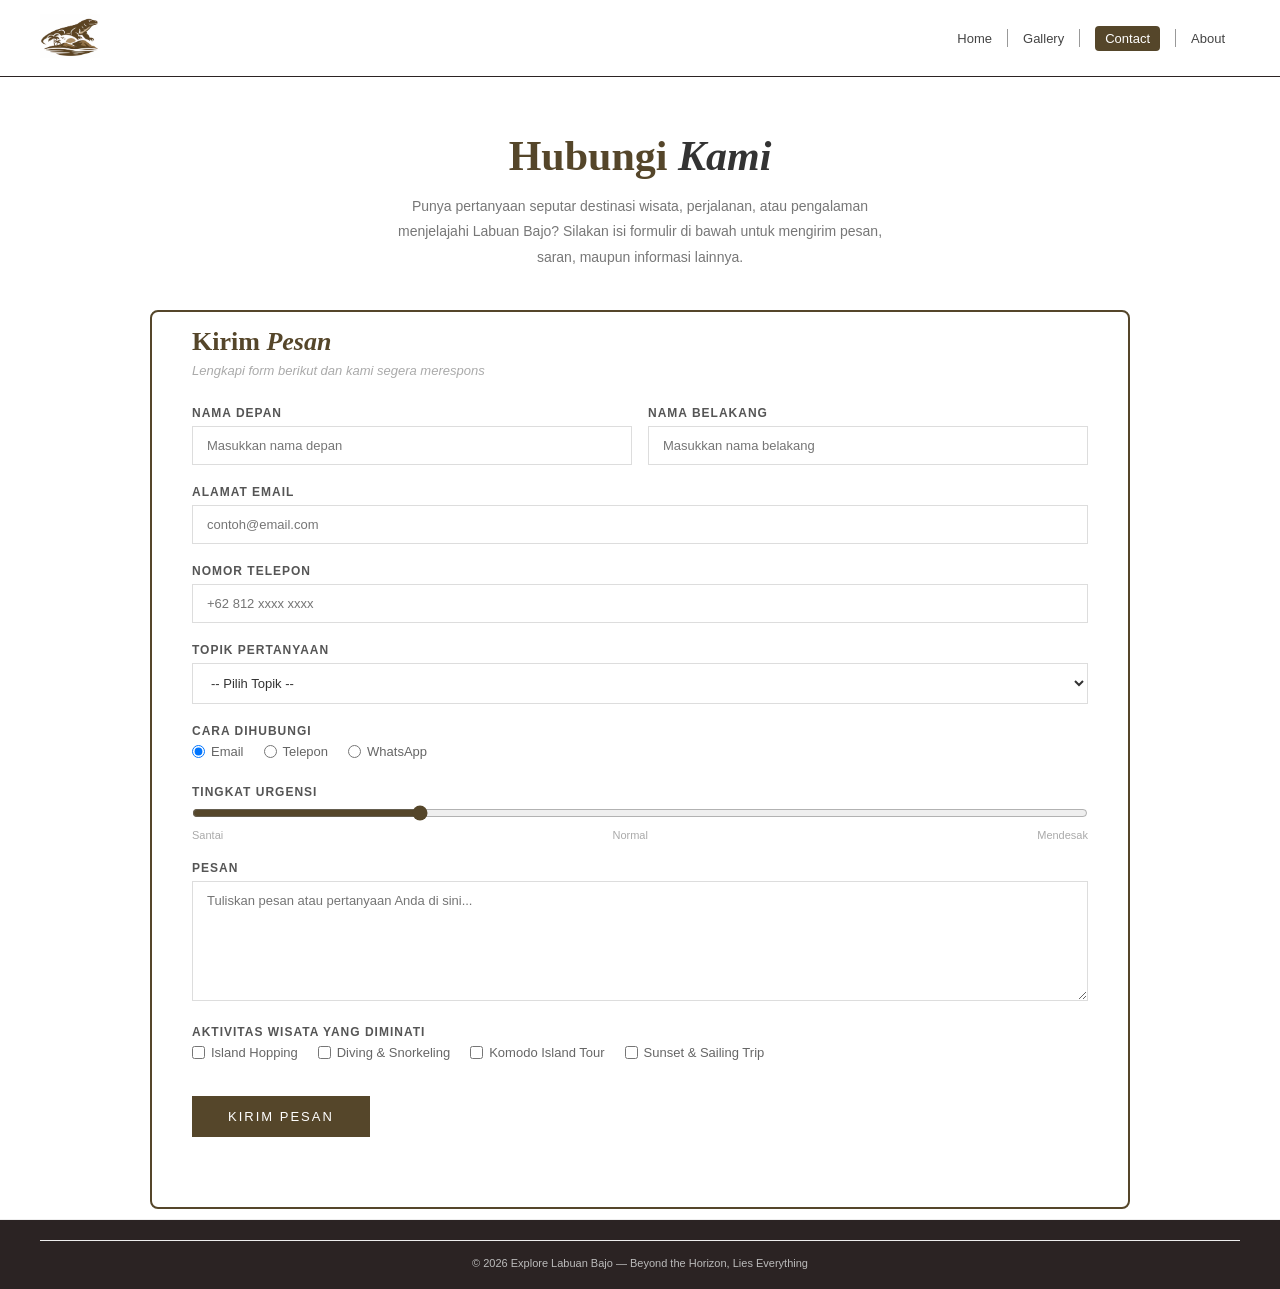
<file: form.html>
<!DOCTYPE html>
<html lang="id">
  <head>
    <meta charset="UTF-8" />
    <meta name="viewport" content="width=device-width, initial-scale=1.0" />
    <title>
      Form Contact Us | BajoIslandTour - Beyond the Horizon, Lies Everything
    </title>
    <link rel="icon" type="image/webp" href="./img/Logo_Website_UTS.avif" />
    <link rel="stylesheet" href="./style.css" />
    <style>
      /* INTRO */
      .intro {
        text-align: center;
        padding: 55px 40px 30px;
      }
      .intro h2 {
        font-size: 42px;
        color: #55462a;
      }
      .intro h2 em {
        font-family: Georgia, serif;
        font-style: italic;
        color: #333;
      }
      .intro p {
        max-width: 520px;
        margin: 14px auto 0;
        color: #777;
        font-size: 14px;
        line-height: 1.8;
        font-family: Arial, sans-serif;
      }

      /* FORM SECTION */
      .form-section {
        border: 2px solid #55462a;
        border-radius: 8px;
        padding: 15px 40px 70px;
        max-width: 980px;
        margin: 10px auto;
        display: flex;
        gap: 50px;
      }

      /* FORM KIRI */
      .mainForm {
        flex: 1.4;
      }
      .mainForm h3 {
        font-size: 26px;
        color: #55462a;
        margin-bottom: 6px;
      }
      .mainForm .sub {
        font-size: 13px;
        color: #aaa;
        font-style: italic;
        margin-bottom: 28px;
        font-family: Arial, sans-serif;
      }

      .form-group {
        margin-bottom: 20px;
      }
      .form-group label {
        display: block;
        font-size: 12px;
        font-family: Arial, sans-serif;
        font-weight: bold;
        letter-spacing: 1px;
        color: #555;
        margin-bottom: 6px;
        text-transform: uppercase;
      }
      .form-group input,
      .form-group select,
      .form-group textarea {
        width: 100%;
        padding: 11px 14px;
        border: 1px solid #ddd;
        font-size: 13px;
        font-family: Arial, sans-serif;
        color: #333;
        outline: none;
        background: #fff;
      }
      .form-group input:focus,
      .form-group select:focus,
      .form-group textarea:focus {
        border-color: #55462a;
      }
      .form-group textarea {
        height: 120px;
        resize: vertical;
      }

      .form-row-2 {
        display: flex;
        gap: 16px;
      }
      .form-row-2 .form-group {
        flex: 1;
      }

      /* RADIO & CHECKBOX */
      .form-group .radio-group,
      .form-group .check-group {
        display: flex;
        gap: 20px;
        flex-wrap: wrap;
        margin-top: 4px;
      }
      .form-group .radio-group label,
      .form-group .check-group label {
        font-size: 13px;
        font-family: Arial, sans-serif;
        font-weight: normal;
        letter-spacing: 0;
        text-transform: none;
        color: #666;
        display: flex;
        align-items: center;
        gap: 6px;
        cursor: pointer;
      }
      .form-group .radio-group input,
      .form-group .check-group input {
        width: auto;
      }

      /* RANGE SLIDER */
      .form-group input[type="range"] {
        padding: 0;
        border: none;
        cursor: pointer;
        accent-color: #55462a;
      }
      .range-label {
        display: flex;
        justify-content: space-between;
        font-size: 11px;
        color: #aaa;
        font-family: Arial, sans-serif;
        margin-top: 4px;
      }

      /* SUBMIT BUTTON */
      .btn-submit {
        background: #55462a;
        color: #fff;
        border: none;
        padding: 13px 36px;
        font-size: 13px;
        letter-spacing: 2px;
        cursor: pointer;
        font-family: Arial, sans-serif;
        margin-top: 10px;
      }
      .btn-submit:hover {
        background: #261f13;
      }
      @media (max-width: 768px) {
        nav {
          padding: 14px 20px;
        }

        .form-section {
          border: 0;
          padding: 15px 20px 70px;
          max-width: 980px;
          margin: 10px auto;
          display: flex;
          gap: 50px;
        }
      }
    </style>
  </head>
  <body>
    <!-- NAV -->
    <nav>
      <div class="logo"><img src="./img/Logo_Website_UTS.avif" /></div>
      <ul>
        <li><a href="./index.html">Home</a></li>
        <li><a href="./gallery.html">Gallery</a></li>
        <li><a class="active" href="./form.html">Contact</a></li>
        <li><a href="./about.html">About</a></li>
      </ul>
    </nav>

    <!-- INTRO -->
    <section class="intro">
      <h2>Hubungi <em>Kami</em></h2>
      <p>
        Punya pertanyaan seputar destinasi wisata, perjalanan, atau pengalaman
        menjelajahi Labuan Bajo? Silakan isi formulir di bawah untuk mengirim
        pesan, saran, maupun informasi lainnya.
      </p>
    </section>

    <!-- FORM SECTION -->
    <div class="form-section">
      <div class="mainForm">
        <h3>Kirim <em>Pesan</em></h3>
        <p class="sub">Lengkapi form berikut dan kami segera merespons</p>

        <div class="form-row-2">
          <div class="form-group">
            <label for="nama">Nama Depan</label>
            <input type="text" id="nama" placeholder="Masukkan nama depan" />
          </div>
          <div class="form-group">
            <label for="namaakhir">Nama Belakang</label>
            <input
              type="text"
              id="namaakhir"
              placeholder="Masukkan nama belakang"
            />
          </div>
        </div>

        <div class="form-group">
          <label for="email">Alamat Email</label>
          <input type="email" id="email" placeholder="contoh@email.com" />
        </div>

        <div class="form-group">
          <label for="telp">Nomor Telepon</label>
          <input type="tel" id="telp" placeholder="+62 812 xxxx xxxx" />
        </div>

        <div class="form-group">
          <label for="topik">Topik Pertanyaan</label>
          <select id="topik">
            <option value="">-- Pilih Topik --</option>
            <option value="produk">Informasi Produk</option>
            <option value="order">Status Pesanan</option>
            <option value="retur">Pengembalian Barang</option>
            <option value="kerjasama">Kerjasama / Partnership</option>
            <option value="lainnya">Lainnya</option>
          </select>
        </div>

        <div class="form-group">
          <label>Cara Dihubungi</label>
          <div class="radio-group">
            <label
              ><input type="radio" name="cara" value="email" checked />
              Email</label
            >
            <label
              ><input type="radio" name="cara" value="telepon" /> Telepon</label
            >
            <label
              ><input type="radio" name="cara" value="whatsapp" />
              WhatsApp</label
            >
          </div>
        </div>

        <div class="form-group">
          <label for="urgensi">Tingkat Urgensi</label>
          <input type="range" id="urgensi" min="1" max="5" value="2" />
          <div class="range-label">
            <span>Santai</span><span>Normal</span><span>Mendesak</span>
          </div>
        </div>

        <div class="form-group">
          <label for="pesan">Pesan</label>
          <textarea
            id="pesan"
            placeholder="Tuliskan pesan atau pertanyaan Anda di sini..."
          ></textarea>
        </div>

        <div class="form-group">
          <label>Aktivitas Wisata yang Diminati</label>

          <div class="check-group">
            <label>
              <input type="checkbox" value="island-hopping" />
              Island Hopping
            </label>

            <label>
              <input type="checkbox" value="diving" />
              Diving & Snorkeling
            </label>

            <label>
              <input type="checkbox" value="komodo-tour" />
              Komodo Island Tour
            </label>

            <label>
              <input type="checkbox" value="sunset-trip" />
              Sunset & Sailing Trip
            </label>
          </div>
        </div>

        <button class="btn-submit" type="button">KIRIM PESAN</button>
      </div>
    </div>

    <!-- FOOTER -->
    <footer>
      <div class="footer-bottom">
        &copy; 2026 Explore Labuan Bajo — Beyond the Horizon, Lies Everything
      </div>
    </footer>
    <script src="./script.js"></script>
  </body>
</html>
</file>
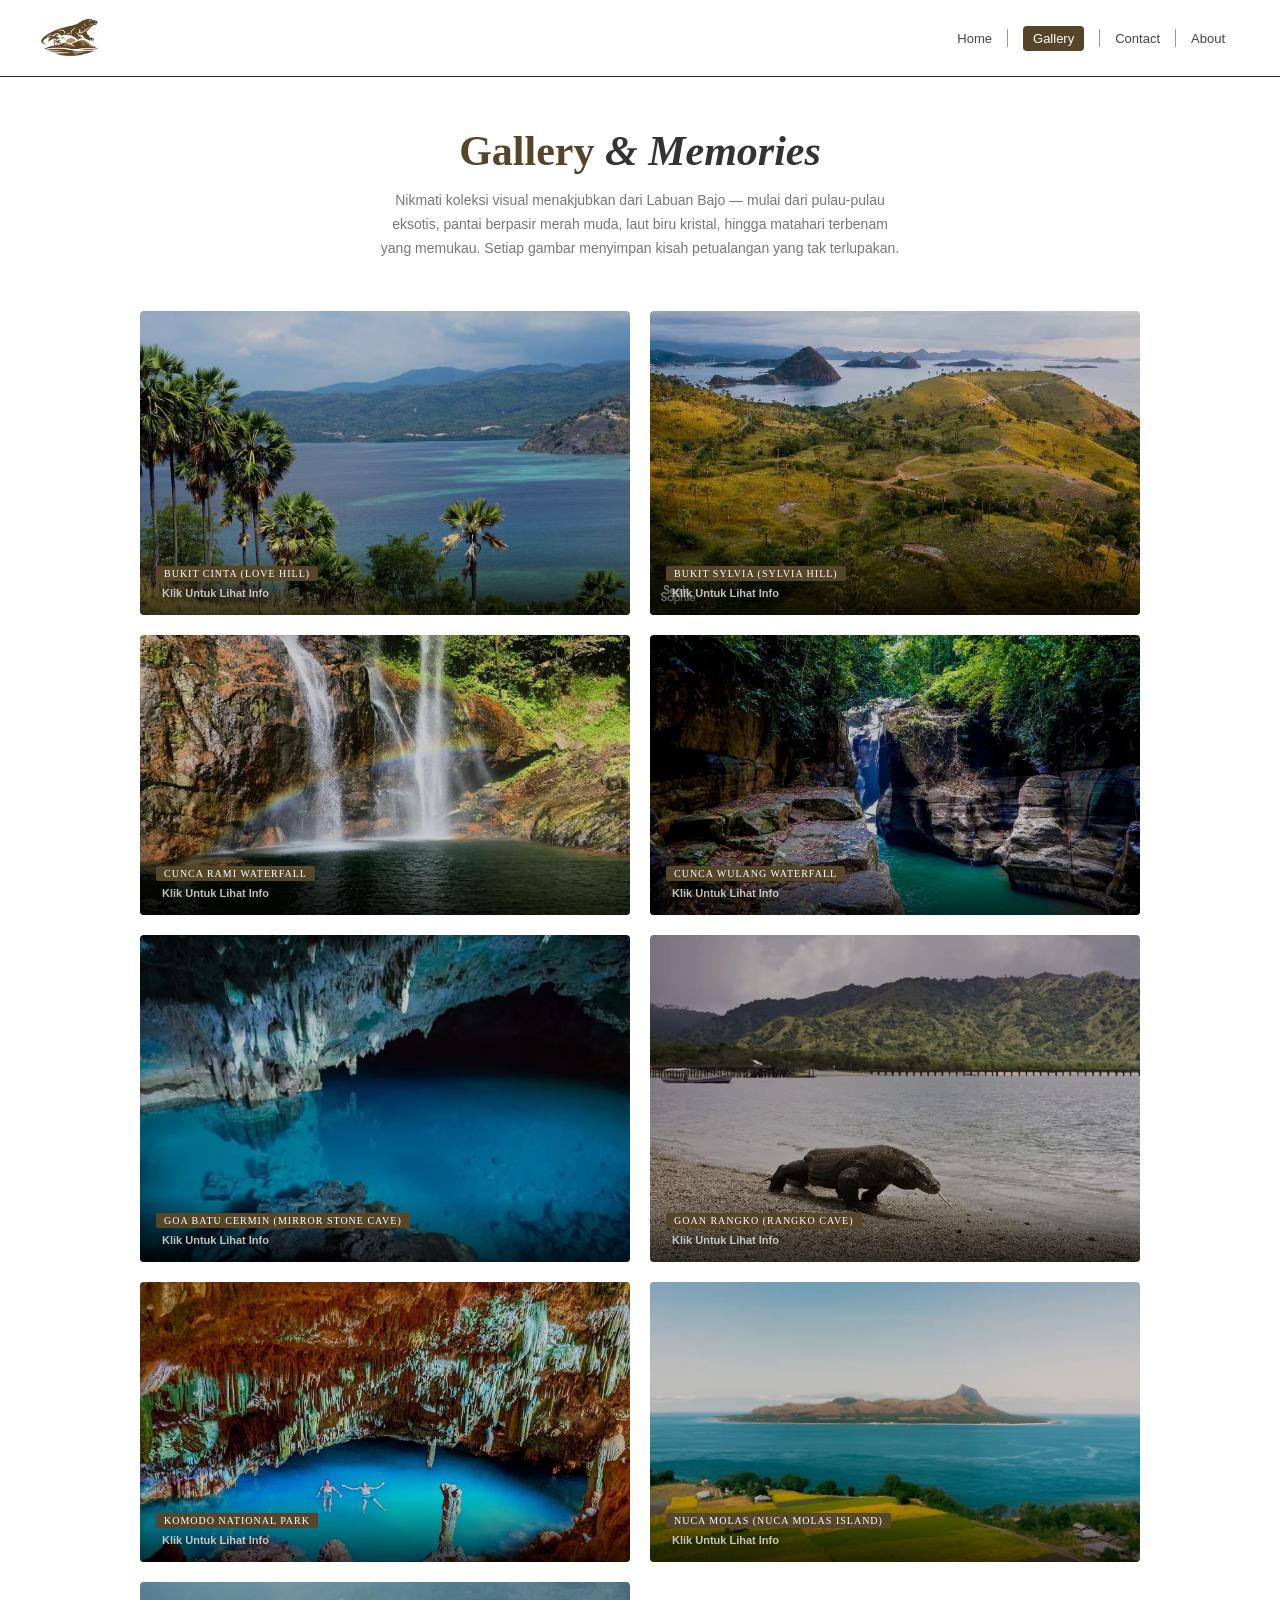
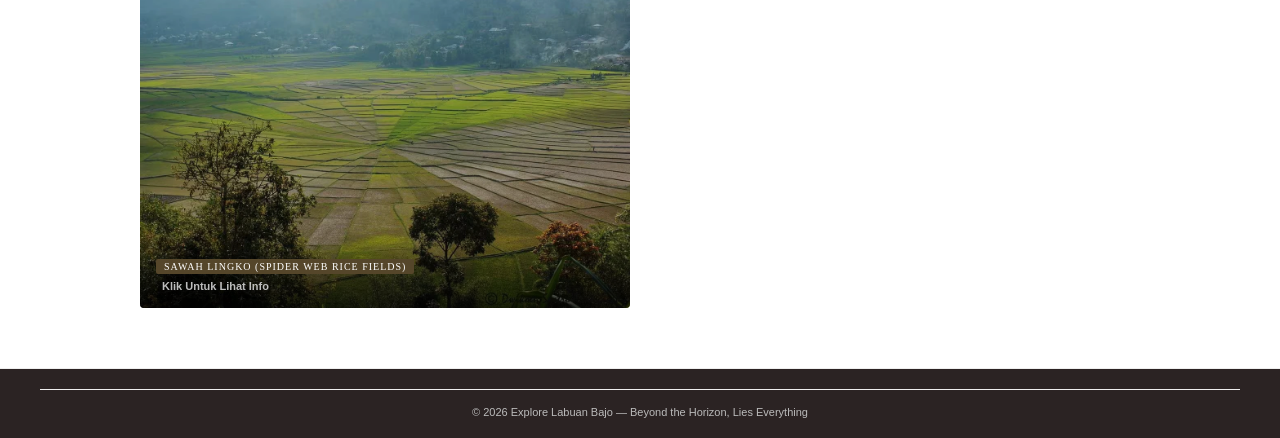
<file: gallery.html>
<!DOCTYPE html>
<html lang="id">
  <head>
    <meta charset="UTF-8" />
    <meta name="viewport" content="width=device-width, initial-scale=1.0" />
    <title>
      Gallery | BajoIslandTour - Beyond the Horizon, Lies Everything
    </title>
    <link rel="icon" type="image/webp" href="./img/Logo_Website_UTS.avif" />
    <link rel="stylesheet" href="./style.css" />
    <style>
      /* INTRO */
      .intro {
        text-align: center;
        padding: 50px 40px 30px;
      }
      .intro h2 {
        font-size: 42px;
        color: #55462a;
      }
      .intro h2 em {
        font-family: Georgia, serif;
        font-style: italic;
        color: #333;
      }
      .intro p {
        max-width: 520px;
        margin: 14px auto 20px;
        color: #777;
        font-size: 14px;
        line-height: 1.7;
        font-family: Arial, sans-serif;
      }

      /* GALLERY GRID */
      .gallery {
        padding: 0 40px 60px;
      }
      .gallery-grid {
        display: grid;
        grid-template-columns: repeat(2, 1fr);
        gap: 20px;
        max-width: 1000px;
        margin: 0 auto;
      }
      .gallery-card {
        position: relative;
        overflow: hidden;
        border-radius: 4px;
        cursor: pointer;
        transition: transform 0.3s ease;
      }
      .gallery-card:hover {
        transform: translateY(-4px);
      }
      .gallery-card img {
        width: 100%;
        height: 100%;
        object-fit: cover;
        display: block;
        filter: brightness(80%);
        transition: filter 0.5s ease;
      }
      .gallery-card .overlay {
        position: absolute;
        bottom: 0;
        left: 0;
        right: 0;
        background: linear-gradient(transparent, rgba(0, 0, 0, 0.65));
        padding: 15px 16px 16px;
        color: #fff;
      }
      .gallery-card .overlay h4 {
        font-size: 15px;
        font-family: Arial, sans-serif;
        font-weight: bold;
      }
      .gallery-card .overlay p {
        font-size: 12px;
        opacity: 0.85;
        margin-top: 3px;
        font-family: Arial, sans-serif;
      }
      .gallery-card .overlay .Cardtitle {
        display: inline-block;
        background: #55462a;
        font-size: 10px;
        padding: 2px 8px;
        border-radius: 2px;
        letter-spacing: 1px;
      }
      .gallery-card .overlay .CardDescription {
        max-height: 0;
        opacity: 0;
        overflow: hidden;
        transform: translateY(10px);
        transition: max-height 0.5s ease, opacity 0.4s ease, transform 0.4s ease;
        margin-top: 0;
        font-size: 12px;
        line-height: 1.4;
        color: #ddd;
      }
      .gallery-card.active {
        transform: scale(1.02);
      }
      .gallery-card.active .CardDescription {
        max-height: 300px;
        opacity: 1;
        transform: translateY(0);
        margin-top: 4px;
        margin-left: 6px;
      }
      .gallery-card .overlay .CardTemp {
        display: block;
        font-size: 11px;
        font-weight: bold;
        text-shadow: 0 2px 8px rgba(0, 0, 0, 1);
        margin-top: 6px;
        margin-left: 6px;
        color: #ddd;
      }
      @media (max-width: 768px) {
        nav {
          padding: 14px 20px;
        }

        .gallery-grid {
          grid-template-columns: 1fr;
        }

        .gallery-card .overlay .CardDescription {
          font-size: 10px;
        }
      }
    </style>
  </head>
  <body>
    <!-- NAV -->
    <nav>
      <div class="logo"><img src="./img/Logo_Website_UTS.avif" /></div>
      <ul>
        <li><a href="./index.html">Home</a></li>
        <li><a class="active" href="./gallery.html">Gallery</a></li>
        <li><a href="./form.html">Contact</a></li>
        <li><a href="./about.html">About</a></li>
      </ul>
    </nav>

    <!-- INTRO -->
    <section class="intro">
      <h2>Gallery <em>& Memories</em></h2>
      <p>
        Nikmati koleksi visual menakjubkan dari Labuan Bajo — mulai dari
        pulau-pulau eksotis, pantai berpasir merah muda, laut biru kristal,
        hingga matahari terbenam yang memukau. Setiap gambar menyimpan kisah
        petualangan yang tak terlupakan.
      </p>
    </section>

    <!-- GALLERY -->
    <section class="gallery">
      <div class="gallery-grid">
        <div class="gallery-card">
          <img src="./img/Gallery/BUKIT_CINTA_LOVE_HILL.webp" />
          <div class="overlay">
            <span class="Cardtitle">BUKIT CINTA (LOVE HILL)</span>
            <p class="CardTemp">Klik Untuk Lihat Info</p>
            <p class="CardDescription">
              Situs Warisan Dunia UNESCO sekaligus rumah bagi komodo — kadal
              terbesar yang masih hidup di muka bumi. Membentang di Pulau
              Komodo, Pulau Rinca, dan Pulau Padar, taman nasional ini
              menawarkan lebih dari sekadar perjumpaan dengan sang naga.
              Bayangkan: matahari terbenam di atas Pulau Padar, pantai berpasir
              merah muda, dan keanekaragaman hayati laut yang termasuk terkaya
              di dunia. Hanya bisa dicapai dengan kapal — dan sepadan dengan
              setiap ombaknya.
            </p>
          </div>
        </div>

        <div class="gallery-card">
          <img src="./img/Gallery/BUKIT_SYLVIA_SYLVIA_HILL.webp" />
          <div class="overlay">
            <span class="Cardtitle">BUKIT SYLVIA (SYLVIA HILL)</span>
            <p class="CardTemp">Klik Untuk Lihat Info</p>
            <p class="CardDescription">
              Tersembunyi di balik jalur hutan di pesisir Flores, Goa Rangko
              menyimpan laguna air asin alami di dalam ceruk-ceruk batunya.
              Cahaya matahari menerobos celah gua, memantulkan kilau keemasan di
              atas air yang begitu jernih hingga tampak tak nyata. Bawa
              perlengkapan snorkel — dunia bawah lautnya tak kalah memukau.
              Dapat dicapai dengan perahu sekitar 30 menit dari Labuan Bajo.
            </p>
          </div>
        </div>

        <div class="gallery-card">
          <img src="./img/Gallery/CUNCA_RAMI_WATERFALL.webp" />
          <div class="overlay">
            <span class="Cardtitle">CUNCA RAMI WATERFALL</span>
            <p class="CardTemp">Klik Untuk Lihat Info</p>
            <p class="CardDescription">
              Hanya 5 km dari pelabuhan, Goa Batu Cermin adalah gua penuh
              keajaiban purba. Dulunya terendam di bawah laut,
              dinding-dindingnya kini tertanam fosil karang, jejak penyu, dan
              bentuk-bentuk ikan — museum alam ciptaan waktu. Saat sinar
              matahari menembus lubang gua, dinding kristalnya berkilauan bagai
              seribu cermin. Kunjungi antara pukul 08.00–10.00 pagi untuk
              menyaksikan cahaya di saat paling dramatis.
            </p>
          </div>
        </div>

        <div class="gallery-card">
          <img src="./img/Gallery/CUNCA_WULANG_WATERFALL.webp" />
          <div class="overlay">
            <span class="Cardtitle">CUNCA WULANG WATERFALL</span>
            <p class="CardTemp">Klik Untuk Lihat Info</p>
            <p class="CardDescription">
              Pelarian sempurna ke pedalaman Flores yang rimbun. Air Terjun
              Cunca Rami berdiri anggun di tengah hutan belantara dekat Desa
              Golo Ndaring, murni dan tak terjamah. Kolam alami di bawahnya
              mengundang siapa saja untuk berenang di air mata air yang segar,
              dikelilingi pepohonan tinggi dan keheningan yang menyembuhkan.
              Jalur trekking singkat mengantarkan Anda ke sana — menyegarkan
              jiwa, jauh dari keramaian.
            </p>
          </div>
        </div>

        <div class="gallery-card">
          <img src="./img/Gallery/GOA_BATU_CERMIN_MIRROR_STONE_CAVE.webp" />
          <div class="overlay">
            <span class="Cardtitle">GOA BATU CERMIN (MIRROR STONE CAVE)</span>
            <p class="CardTemp">Klik Untuk Lihat Info</p>
            <p class="CardDescription">
              Air terjun dua tingkat yang terjun deras ke kolam-kolam alami
              sebening kaca. Cunca Wulang bersemayam jauh di dalam hutan Flores,
              sekitar 2 jam dari Labuan Bajo. Perjalanannya sendiri adalah
              petualangan: trekking menantang menembus hutan tropis yang lebat,
              membuat setiap langkah terasa bermakna. Salah satu sudut alam
              paling tenang dan belum terjamah di seluruh Flores Barat.
            </p>
          </div>
        </div>

        <div class="gallery-card">
          <img src="./img/Gallery/GOAN_RANGKO_RANGKO_CAVE.webp" />
          <div class="overlay">
            <span class="Cardtitle">GOAN RANGKO (RANGKO CAVE)</span>
            <p class="CardTemp">Klik Untuk Lihat Info</p>
            <p class="CardDescription">
              Panggung terbaik untuk menyaksikan matahari terbenam di Labuan
              Bajo. Berdiri di tepi kota, Bukit Sylvia menyuguhkan panorama Laut
              Flores yang terbentang luas, gugusan pulau-pulau kecil, dan
              perahu-perahu kayu yang berayun tenang di lautan. Saat matahari
              mulai turun, langit berubah menjadi kanvas warna jingga, emas, dan
              ungu yang membakar. Tiket masuk gratis. Hanya 10–15 menit dari
              pusat kota. Murni ajaib.
            </p>
          </div>
        </div>

        <div class="gallery-card">
          <img src="./img/Gallery/KOMODO_NATIONAL_PARK.webp" />
          <div class="overlay">
            <span class="Cardtitle">KOMODO NATIONAL PARK</span>
            <p class="CardTemp">Klik Untuk Lihat Info</p>
            <p class="CardDescription">
              Bukit yang tenang hanya 10 menit dari pusat kota, Bukit Cinta
              memanjakan pengunjung dengan pemandangan laut biru toska dan
              gugusan pulau-pulau hijau yang tersebar indah. Disukai pasangan
              dan fotografer, bukit ini memancarkan energi yang damai dan
              romantis, membuat setiap kunjungan terasa begitu personal.
              Trekking singkat ke puncak — dan pemandangannya berbicara sendiri.
            </p>
          </div>
        </div>

        <div class="gallery-card">
          <img src="./img/Gallery/NUCA_MOLAS_NUCA_MOLAS_ISLAND.webp" />
          <div class="overlay">
            <span class="Cardtitle">NUCA MOLAS (NUCA MOLAS ISLAND)</span>
            <p class="CardTemp">Klik Untuk Lihat Info</p>
            <p class="CardDescription">
              Salah satu lanskap paling memukau di Flores — sawah terasering di
              Desa Cancar yang terbagi dalam pola jaring laba-laba yang
              sempurna, mengikuti tradisi pembagian tanah kuno Manggarai yang
              disebut lodok. Dilihat dari ketinggian, petak-petak sawah
              geometris itu beriak dalam nuansa hijau tua yang dalam — karya
              seni hidup hasil tangan generasi para petani. Berjarak 1,5 jam
              dari Labuan Bajo. Wajib dikunjungi oleh pecinta fotografi dan
              budaya.
            </p>
          </div>
        </div>

        <div class="gallery-card">
          <img src="./img/Gallery/SAWAH_LINGKO_SPIDER_WEB_RICE_FIELDS.webp" />
          <div class="overlay">
            <span class="Cardtitle">SAWAH LINGKO (SPIDER WEB RICE FIELDS)</span>
            <p class="CardTemp">Klik Untuk Lihat Info</p>
            <p class="CardDescription">
              Permata tersembunyi Labuan Bajo yang sedang naik daun. Dikenal
              warga setempat sebagai Pulau Mules, Nuca Molas masih liar,
              terpencil, dan menyegarkan karena belum tersentuh pariwisata
              massal. Danau air tawar yang tenang, garis pantai yang damai, dan
              kehangatan komunitas lokal menjadikan pulau ini terasa seperti
              rahasia yang hanya ditemukan oleh segelintir pelancong beruntung.
              Datanglah sebelum dunia tahu.
            </p>
          </div>
        </div>
      </div>
    </section>

    <!-- FOOTER -->
    <footer>
      <div class="footer-bottom">
        &copy; 2026 Explore Labuan Bajo — Beyond the Horizon, Lies Everything
      </div>
    </footer>
    <script src="./script.js"></script>
    <script>
      // Toggle Card Description
      document.querySelectorAll(".gallery-card").forEach((card) => {
        const image = card.querySelector("img");
        const description = card.querySelector(".CardDescription");
        const tempText = card.querySelector(".CardTemp");

        card.addEventListener("click", () => {
          card.classList.toggle("active");

          const isActive = card.classList.contains("active");

          image.style.filter = isActive ? "brightness(20%)" : "brightness(80%)";
          tempText.textContent = isActive
            ? "Klik Untuk Tutup Info"
            : "Klik Untuk Lihat Info";
        });
      });
    </script>
  </body>
</html>
</file>
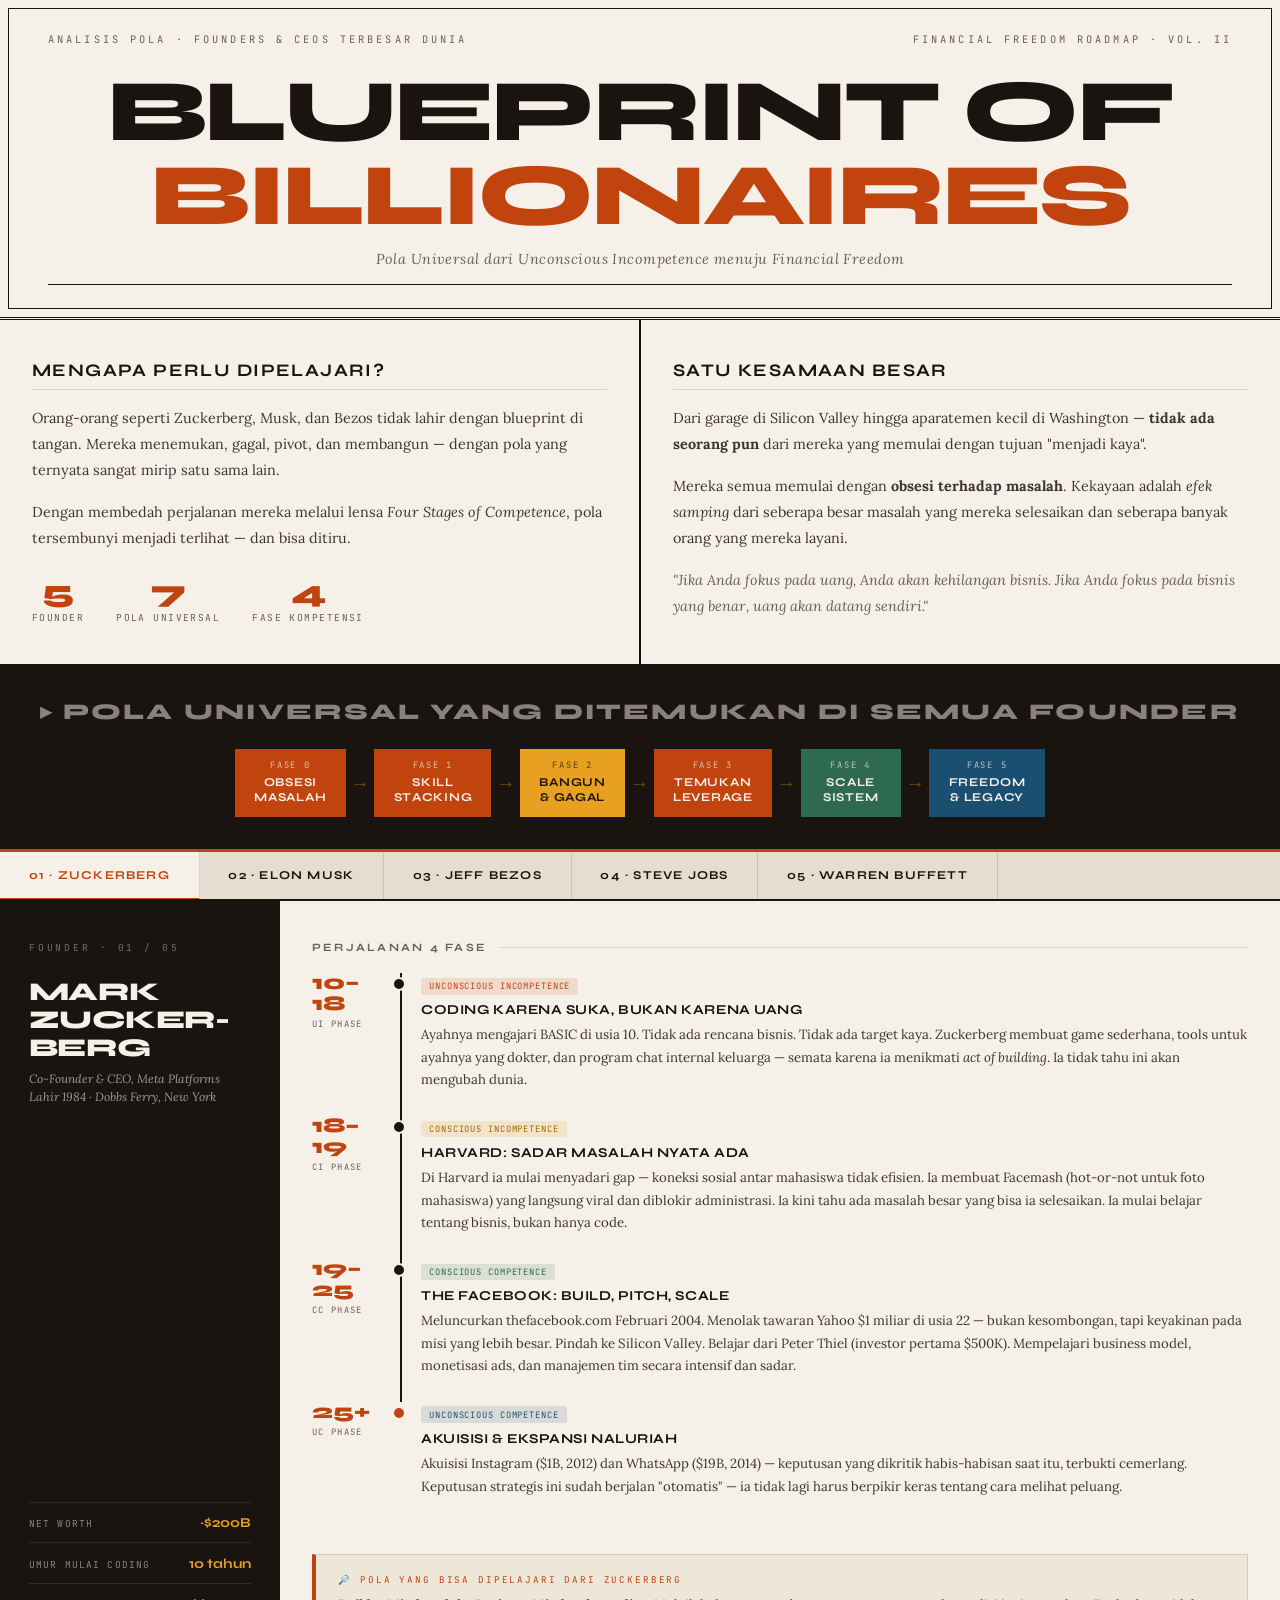
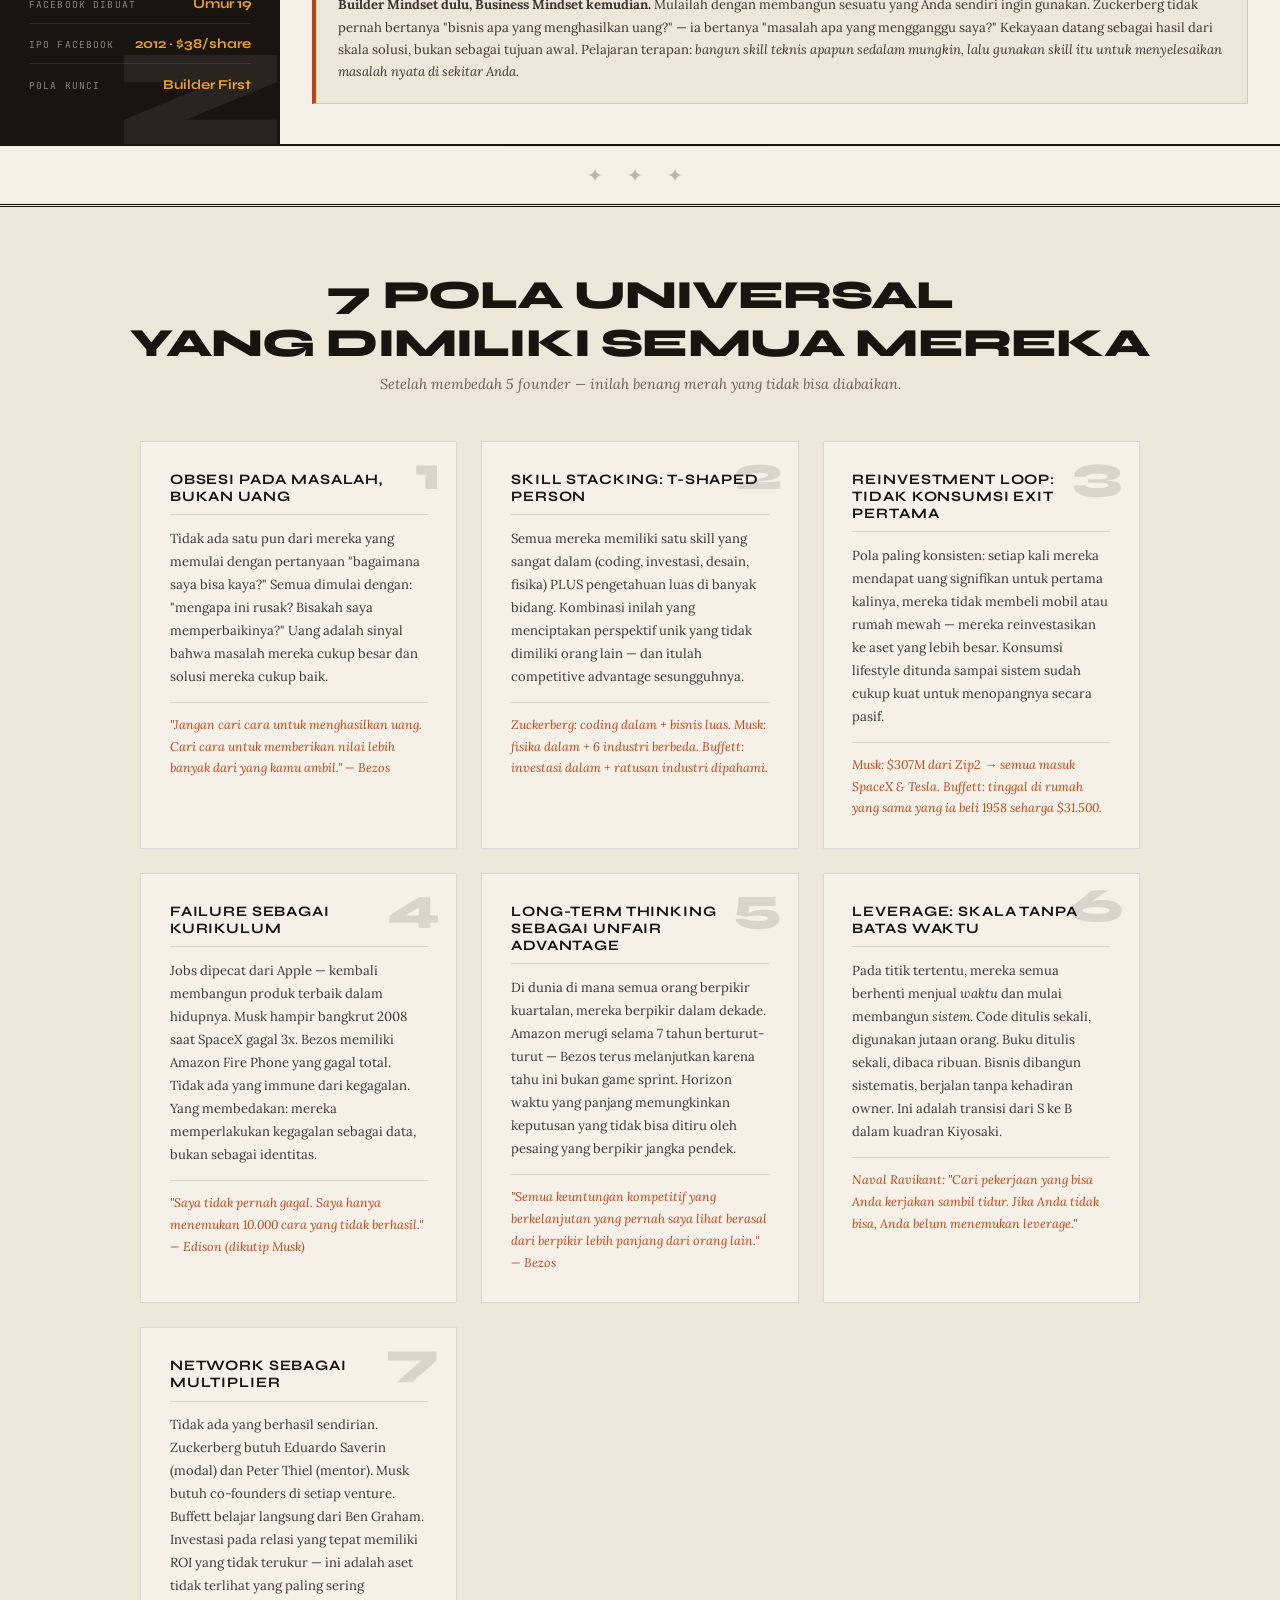
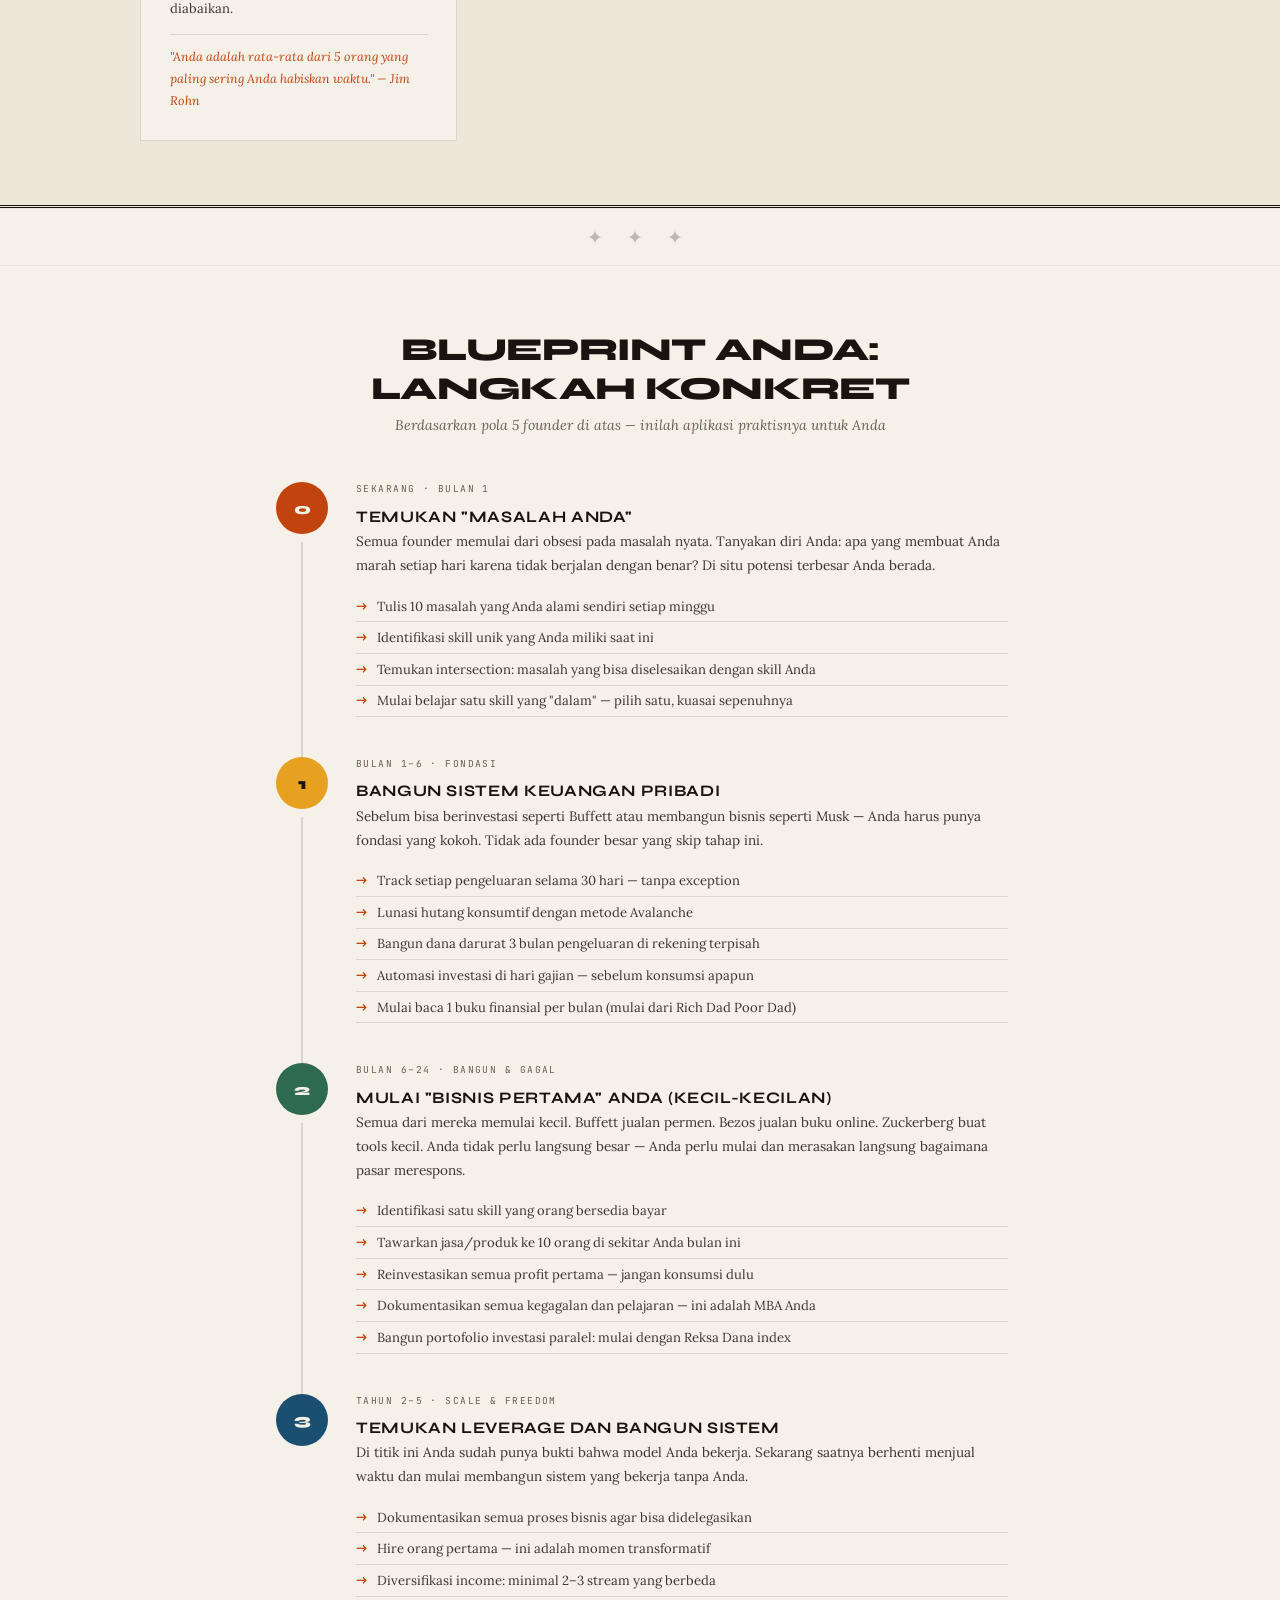
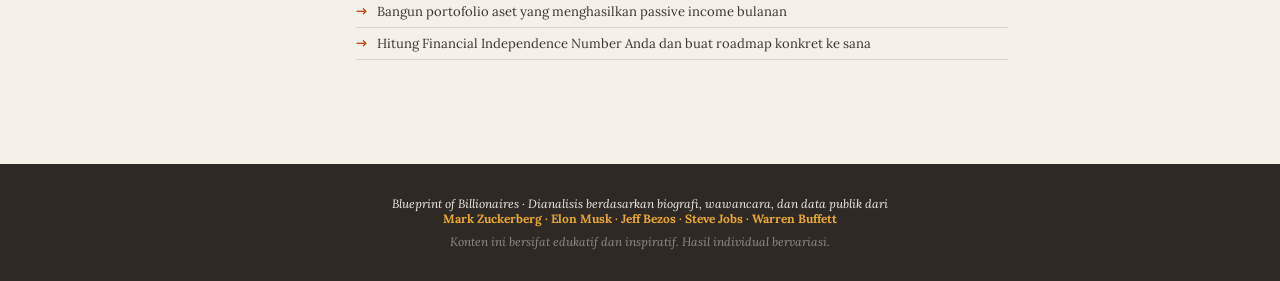
<file: mindset/blueprint-of-billionaires.html>
<!DOCTYPE html>
<html lang="id">
<head>
<meta charset="UTF-8">
<meta name="viewport" content="width=device-width, initial-scale=1.0">
<title>Blueprint of Billionaires</title>
<link href="https://fonts.googleapis.com/css2?family=Syne:wght@400;600;700;800&family=Lora:ital,wght@0,400;0,600;1,400&family=JetBrains+Mono:wght@400;500&display=swap" rel="stylesheet">
<style>
:root {
  --bg: #F5F0E8;
  --bg2: #EDE7D9;
  --bg3: #E4DDD0;
  --ink: #1A1410;
  --ink2: #3D3530;
  --ink3: #6B6058;
  --accent: #C1440E;
  --accent2: #E8A020;
  --accent3: #2D6A4F;
  --blue: #1B4F72;
  --line: rgba(26,20,16,0.12);
}

* { margin:0; padding:0; box-sizing:border-box; }

body {
  background: var(--bg);
  color: var(--ink);
  font-family: 'Lora', serif;
  overflow-x: hidden;
}

/* ── HEADER ── */
.masthead {
  border-bottom: 3px double var(--ink);
  padding: 2rem;
  text-align: center;
  position: relative;
  background: var(--bg);
}

.masthead::before {
  content: '';
  position: absolute;
  top: 8px; left: 8px; right: 8px; bottom: 8px;
  border: 1px solid var(--ink);
  pointer-events: none;
}

.masthead-top {
  font-family: 'JetBrains Mono', monospace;
  font-size: 0.65rem;
  letter-spacing: 0.3em;
  text-transform: uppercase;
  color: var(--ink3);
  display: flex;
  justify-content: space-between;
  margin-bottom: 1.5rem;
  padding: 0 1rem;
}

.masthead h1 {
  font-family: 'Syne', sans-serif;
  font-size: clamp(2.4rem, 7vw, 5.5rem);
  font-weight: 800;
  line-height: 0.95;
  letter-spacing: -0.03em;
  text-transform: uppercase;
}

.masthead h1 em {
  font-style: normal;
  color: var(--accent);
}

.masthead-sub {
  font-family: 'Lora', serif;
  font-size: 0.9rem;
  font-style: italic;
  color: var(--ink3);
  margin-top: 0.8rem;
  letter-spacing: 0.03em;
}

.masthead-rule {
  height: 1px;
  background: var(--ink);
  margin: 1rem 1rem 0;
}

/* ── INTRO PANEL ── */
.intro-panel {
  display: grid;
  grid-template-columns: 1fr 2px 1fr;
  border-bottom: 2px solid var(--ink);
}

.intro-col {
  padding: 2.5rem 2rem;
}

.intro-divider {
  background: var(--ink);
}

.intro-col h2 {
  font-family: 'Syne', sans-serif;
  font-size: 1.1rem;
  font-weight: 700;
  text-transform: uppercase;
  letter-spacing: 0.08em;
  margin-bottom: 1rem;
  padding-bottom: 0.5rem;
  border-bottom: 1px solid var(--line);
}

.intro-col p {
  font-size: 0.9rem;
  line-height: 1.8;
  color: var(--ink2);
}

.stat-row {
  display: flex;
  gap: 2rem;
  margin-top: 1.5rem;
}

.stat {
  text-align: center;
}

.stat .num {
  font-family: 'Syne', sans-serif;
  font-size: 2rem;
  font-weight: 800;
  color: var(--accent);
  display: block;
  line-height: 1;
}

.stat .label {
  font-family: 'JetBrains Mono', monospace;
  font-size: 0.6rem;
  text-transform: uppercase;
  letter-spacing: 0.15em;
  color: var(--ink3);
  display: block;
  margin-top: 0.2rem;
}

/* ── UNIVERSAL PATTERN BANNER ── */
.pattern-banner {
  background: var(--ink);
  color: var(--bg);
  padding: 2rem;
  text-align: center;
  border-bottom: 3px solid var(--accent);
}

.pattern-banner h2 {
  font-family: 'Syne', sans-serif;
  font-size: clamp(1rem, 2.5vw, 1.4rem);
  font-weight: 800;
  text-transform: uppercase;
  letter-spacing: 0.1em;
  margin-bottom: 1.5rem;
  opacity: 0.5;
}

.pattern-steps {
  display: flex;
  align-items: center;
  justify-content: center;
  flex-wrap: wrap;
  gap: 0;
  max-width: 900px;
  margin: 0 auto;
}

.ps {
  display: flex;
  align-items: center;
  gap: 0;
}

.ps-node {
  background: var(--accent);
  padding: 0.7rem 1.2rem;
  font-family: 'Syne', sans-serif;
  font-size: 0.75rem;
  font-weight: 700;
  text-transform: uppercase;
  letter-spacing: 0.06em;
  text-align: center;
  line-height: 1.3;
  min-width: 100px;
}

.ps-node span {
  display: block;
  font-family: 'JetBrains Mono', monospace;
  font-size: 0.55rem;
  font-weight: 400;
  opacity: 0.7;
  margin-bottom: 0.2rem;
  letter-spacing: 0.2em;
}

.ps-arrow {
  font-size: 1.2rem;
  opacity: 0.4;
  padding: 0 0.3rem;
  color: var(--accent2);
}

/* ── FOUNDERS SECTION ── */
.founders-section {
  padding: 0;
}

.founder-block {
  border-bottom: 2px solid var(--ink);
  display: grid;
  grid-template-columns: 280px 1fr;
  min-height: 500px;
  opacity: 0;
  transform: translateY(40px);
  transition: opacity 0.7s ease, transform 0.7s ease;
}

.founder-block.visible {
  opacity: 1;
  transform: translateY(0);
}

.founder-sidebar {
  background: var(--ink);
  color: var(--bg);
  padding: 2.5rem 1.8rem;
  display: flex;
  flex-direction: column;
  position: relative;
  overflow: hidden;
}

.founder-sidebar::after {
  content: attr(data-initial);
  position: absolute;
  bottom: -0.2em;
  right: -0.05em;
  font-family: 'Syne', sans-serif;
  font-size: 9rem;
  font-weight: 800;
  opacity: 0.07;
  line-height: 1;
  pointer-events: none;
}

.founder-num {
  font-family: 'JetBrains Mono', monospace;
  font-size: 0.6rem;
  letter-spacing: 0.3em;
  opacity: 0.4;
  margin-bottom: 1.5rem;
}

.founder-name {
  font-family: 'Syne', sans-serif;
  font-size: 1.6rem;
  font-weight: 800;
  text-transform: uppercase;
  letter-spacing: -0.02em;
  line-height: 1.1;
  margin-bottom: 0.5rem;
}

.founder-title {
  font-size: 0.75rem;
  font-style: italic;
  opacity: 0.6;
  margin-bottom: 2rem;
  line-height: 1.5;
}

.founder-kpi {
  margin-top: auto;
}

.kpi-item {
  border-top: 1px solid rgba(245,240,232,0.1);
  padding: 0.7rem 0;
  display: flex;
  justify-content: space-between;
  align-items: baseline;
}

.kpi-item .k-label {
  font-family: 'JetBrains Mono', monospace;
  font-size: 0.6rem;
  letter-spacing: 0.12em;
  text-transform: uppercase;
  opacity: 0.5;
}

.kpi-item .k-val {
  font-family: 'Syne', sans-serif;
  font-weight: 700;
  font-size: 0.85rem;
  color: var(--accent2);
}

.founder-main {
  padding: 2.5rem 2rem;
}

/* PHASE TIMELINE */
.phase-timeline {
  margin-bottom: 2rem;
}

.phase-timeline h3 {
  font-family: 'Syne', sans-serif;
  font-size: 0.7rem;
  font-weight: 700;
  text-transform: uppercase;
  letter-spacing: 0.2em;
  color: var(--ink3);
  margin-bottom: 1.2rem;
  display: flex;
  align-items: center;
  gap: 0.8rem;
}

.phase-timeline h3::after {
  content: '';
  flex: 1;
  height: 1px;
  background: var(--line);
}

.phase-row {
  display: grid;
  grid-template-columns: 90px 1fr;
  gap: 0;
  margin-bottom: 0;
}

.phase-label-col {
  border-right: 2px solid var(--ink);
  padding-right: 1rem;
  padding-bottom: 1.5rem;
  position: relative;
}

.phase-label-col::before {
  content: '';
  position: absolute;
  right: -6px;
  top: 4px;
  width: 10px;
  height: 10px;
  border-radius: 50%;
  background: var(--ink);
  border: 2px solid var(--bg);
}

.phase-row:last-child .phase-label-col {
  border-right-color: transparent;
}

.phase-row:last-child .phase-label-col::before {
  background: var(--accent);
}

.ph-age {
  font-family: 'Syne', sans-serif;
  font-size: 1.3rem;
  font-weight: 800;
  color: var(--accent);
  line-height: 1;
}

.ph-era {
  font-family: 'JetBrains Mono', monospace;
  font-size: 0.55rem;
  letter-spacing: 0.15em;
  color: var(--ink3);
  text-transform: uppercase;
  margin-top: 0.2rem;
}

.phase-content-col {
  padding-left: 1.2rem;
  padding-bottom: 1.5rem;
}

.phase-content-col h4 {
  font-family: 'Syne', sans-serif;
  font-size: 0.85rem;
  font-weight: 700;
  margin-bottom: 0.4rem;
  text-transform: uppercase;
  letter-spacing: 0.04em;
}

.phase-content-col p {
  font-size: 0.83rem;
  color: var(--ink2);
  line-height: 1.7;
}

.phase-tag {
  display: inline-block;
  padding: 0.15rem 0.5rem;
  font-family: 'JetBrains Mono', monospace;
  font-size: 0.55rem;
  letter-spacing: 0.1em;
  text-transform: uppercase;
  border-radius: 2px;
  margin-bottom: 0.4rem;
}

.tag-ui { background: rgba(193,68,14,0.12); color: var(--accent); }
.tag-ci { background: rgba(232,160,32,0.15); color: #9A6800; }
.tag-cc { background: rgba(45,106,79,0.12); color: var(--accent3); }
.tag-uc { background: rgba(27,79,114,0.12); color: var(--blue); }

/* PATTERN EXTRACT */
.pattern-extract {
  background: var(--bg2);
  border: 1px solid var(--line);
  border-left: 4px solid var(--accent);
  padding: 1.2rem 1.4rem;
  margin-top: 0.5rem;
}

.pattern-extract .pe-label {
  font-family: 'JetBrains Mono', monospace;
  font-size: 0.58rem;
  letter-spacing: 0.2em;
  text-transform: uppercase;
  color: var(--accent);
  display: block;
  margin-bottom: 0.5rem;
}

.pattern-extract p {
  font-size: 0.82rem;
  color: var(--ink2);
  line-height: 1.7;
}

/* ── UNIVERSAL PATTERNS ── */
.universal-section {
  background: var(--bg2);
  border-top: 3px double var(--ink);
  border-bottom: 3px double var(--ink);
  padding: 4rem 2rem;
}

.universal-section .u-header {
  text-align: center;
  margin-bottom: 3rem;
}

.universal-section .u-header h2 {
  font-family: 'Syne', sans-serif;
  font-size: clamp(1.5rem, 4vw, 2.5rem);
  font-weight: 800;
  text-transform: uppercase;
  letter-spacing: -0.02em;
}

.universal-section .u-header p {
  font-style: italic;
  color: var(--ink3);
  margin-top: 0.5rem;
  font-size: 0.9rem;
}

.patterns-grid {
  display: grid;
  grid-template-columns: repeat(auto-fill, minmax(280px, 1fr));
  gap: 1.5rem;
  max-width: 1000px;
  margin: 0 auto;
}

.pattern-card {
  background: var(--bg);
  border: 1px solid var(--line);
  padding: 1.8rem;
  position: relative;
  transition: transform 0.25s, box-shadow 0.25s;
}

.pattern-card:hover {
  transform: translateY(-4px);
  box-shadow: 6px 6px 0 var(--ink);
}

.pattern-card .p-num {
  font-family: 'Syne', sans-serif;
  font-size: 3rem;
  font-weight: 800;
  color: var(--line);
  position: absolute;
  top: 0.5rem;
  right: 1rem;
  line-height: 1;
}

.pattern-card h4 {
  font-family: 'Syne', sans-serif;
  font-size: 0.9rem;
  font-weight: 700;
  text-transform: uppercase;
  letter-spacing: 0.06em;
  margin-bottom: 0.8rem;
  padding-bottom: 0.6rem;
  border-bottom: 1px solid var(--line);
}

.pattern-card p {
  font-size: 0.82rem;
  color: var(--ink2);
  line-height: 1.75;
}

.pattern-card .p-quote {
  margin-top: 0.8rem;
  font-style: italic;
  color: var(--accent);
  font-size: 0.78rem;
  border-top: 1px solid var(--line);
  padding-top: 0.7rem;
}

/* ── YOUR BLUEPRINT ── */
.blueprint-section {
  padding: 4rem 2rem;
  max-width: 800px;
  margin: 0 auto;
}

.blueprint-section h2 {
  font-family: 'Syne', sans-serif;
  font-size: clamp(1.4rem, 3.5vw, 2rem);
  font-weight: 800;
  text-transform: uppercase;
  letter-spacing: -0.02em;
  text-align: center;
  margin-bottom: 0.5rem;
}

.blueprint-section .bs-sub {
  text-align: center;
  font-style: italic;
  color: var(--ink3);
  font-size: 0.88rem;
  margin-bottom: 3rem;
}

.action-phase {
  display: grid;
  grid-template-columns: 60px 1fr;
  gap: 1.5rem;
  margin-bottom: 0;
}

.ap-spine {
  display: flex;
  flex-direction: column;
  align-items: center;
}

.ap-circle {
  width: 52px;
  height: 52px;
  border-radius: 50%;
  background: var(--ink);
  display: flex;
  align-items: center;
  justify-content: center;
  font-family: 'Syne', sans-serif;
  font-size: 1rem;
  font-weight: 800;
  color: var(--bg);
  flex-shrink: 0;
}

.ap-circle.red { background: var(--accent); }
.ap-circle.amber { background: var(--accent2); color: var(--ink); }
.ap-circle.green { background: var(--accent3); }
.ap-circle.blue { background: var(--blue); }

.ap-line {
  width: 2px;
  flex: 1;
  background: var(--line);
  margin-top: 0.5rem;
  min-height: 30px;
}

.ap-body {
  padding-bottom: 2.5rem;
}

.ap-body h4 {
  font-family: 'Syne', sans-serif;
  font-size: 1rem;
  font-weight: 700;
  text-transform: uppercase;
  letter-spacing: 0.04em;
  margin-bottom: 0.3rem;
}

.ap-body .ap-tag {
  font-family: 'JetBrains Mono', monospace;
  font-size: 0.6rem;
  letter-spacing: 0.15em;
  color: var(--ink3);
  text-transform: uppercase;
  display: block;
  margin-bottom: 0.7rem;
}

.ap-body p {
  font-size: 0.85rem;
  color: var(--ink2);
  line-height: 1.75;
  margin-bottom: 0.8rem;
}

.checklist {
  list-style: none;
  margin-top: 0.5rem;
}

.checklist li {
  font-size: 0.82rem;
  color: var(--ink2);
  line-height: 1.6;
  padding: 0.3rem 0;
  display: flex;
  gap: 0.6rem;
  border-bottom: 1px solid var(--line);
}

.checklist li::before {
  content: '→';
  color: var(--accent);
  font-family: 'Syne', sans-serif;
  font-weight: 700;
  flex-shrink: 0;
}

/* ── FOOTER ── */
footer {
  background: var(--ink);
  color: var(--bg);
  padding: 2rem;
  text-align: center;
  font-size: 0.75rem;
  font-style: italic;
  opacity: 0.9;
}

footer strong { color: var(--accent2); font-style: normal; }

/* Divider ornament */
.ornament {
  text-align: center;
  padding: 1rem;
  font-size: 1.2rem;
  color: var(--ink3);
  opacity: 0.4;
  border-top: 1px solid var(--line);
  border-bottom: 1px solid var(--line);
  letter-spacing: 0.5em;
}

/* Tabs */
.founder-tabs {
  display: flex;
  border-bottom: 2px solid var(--ink);
  background: var(--bg3);
  overflow-x: auto;
}

.f-tab {
  padding: 1rem 1.8rem;
  font-family: 'Syne', sans-serif;
  font-size: 0.75rem;
  font-weight: 700;
  text-transform: uppercase;
  letter-spacing: 0.1em;
  cursor: pointer;
  border-right: 1px solid var(--line);
  white-space: nowrap;
  transition: background 0.2s, color 0.2s;
  border-bottom: 3px solid transparent;
  margin-bottom: -2px;
}

.f-tab:hover { background: var(--bg2); }
.f-tab.active {
  background: var(--bg);
  border-bottom-color: var(--accent);
  color: var(--accent);
}

.founder-block { display: none; }
.founder-block.active { display: grid; }

@media (max-width: 700px) {
  .founder-block { grid-template-columns: 1fr; }
  .founder-sidebar { padding: 1.5rem; }
  .founder-sidebar::after { display: none; }
  .intro-panel { grid-template-columns: 1fr; }
  .intro-divider { display: none; }
  .stat-row { gap: 1rem; }
  .masthead::before { display: none; }
  .pattern-steps { flex-direction: column; align-items: flex-start; padding-left: 1rem; }
  .ps-arrow { transform: rotate(90deg); }
}
</style>
</head>
<body>

<!-- MASTHEAD -->
<header class="masthead">
  <div class="masthead-top">
    <span>Analisis Pola · Founders & CEOs Terbesar Dunia</span>
    <span>Financial Freedom Roadmap · Vol. II</span>
  </div>
  <h1>Blueprint of<br><em>Billionaires</em></h1>
  <p class="masthead-sub">Pola Universal dari Unconscious Incompetence menuju Financial Freedom</p>
  <div class="masthead-rule"></div>
</header>

<!-- INTRO -->
<div class="intro-panel">
  <div class="intro-col">
    <h2>Mengapa Perlu Dipelajari?</h2>
    <p>Orang-orang seperti Zuckerberg, Musk, dan Bezos tidak lahir dengan blueprint di tangan. Mereka menemukan, gagal, pivot, dan membangun — dengan pola yang ternyata sangat mirip satu sama lain.</p>
    <p style="margin-top:1rem">Dengan membedah perjalanan mereka melalui lensa <em>Four Stages of Competence</em>, pola tersembunyi menjadi terlihat — dan bisa ditiru.</p>
    <div class="stat-row">
      <div class="stat">
        <span class="num">5</span>
        <span class="label">Founder</span>
      </div>
      <div class="stat">
        <span class="num">7</span>
        <span class="label">Pola Universal</span>
      </div>
      <div class="stat">
        <span class="num">4</span>
        <span class="label">Fase Kompetensi</span>
      </div>
    </div>
  </div>
  <div class="intro-divider"></div>
  <div class="intro-col">
    <h2>Satu Kesamaan Besar</h2>
    <p>Dari garage di Silicon Valley hingga aparatemen kecil di Washington — <strong>tidak ada seorang pun</strong> dari mereka yang memulai dengan tujuan "menjadi kaya".</p>
    <p style="margin-top:1rem">Mereka semua memulai dengan <strong>obsesi terhadap masalah</strong>. Kekayaan adalah <em>efek samping</em> dari seberapa besar masalah yang mereka selesaikan dan seberapa banyak orang yang mereka layani.</p>
    <p style="margin-top:1rem; font-style:italic; color:var(--ink3);">"Jika Anda fokus pada uang, Anda akan kehilangan bisnis. Jika Anda fokus pada bisnis yang benar, uang akan datang sendiri."</p>
  </div>
</div>

<!-- UNIVERSAL PATTERN FLOW -->
<div class="pattern-banner">
  <h2>▸ Pola Universal yang Ditemukan di Semua Founder</h2>
  <div class="pattern-steps">
    <div class="ps">
      <div class="ps-node"><span>Fase 0</span>Obsesi<br>Masalah</div>
    </div>
    <span class="ps-arrow">→</span>
    <div class="ps">
      <div class="ps-node"><span>Fase 1</span>Skill<br>Stacking</div>
    </div>
    <span class="ps-arrow">→</span>
    <div class="ps">
      <div class="ps-node" style="background:var(--accent2); color:var(--ink)"><span>Fase 2</span>Bangun<br>& Gagal</div>
    </div>
    <span class="ps-arrow">→</span>
    <div class="ps">
      <div class="ps-node"><span>Fase 3</span>Temukan<br>Leverage</div>
    </div>
    <span class="ps-arrow">→</span>
    <div class="ps">
      <div class="ps-node" style="background:#2D6A4F"><span>Fase 4</span>Scale<br>Sistem</div>
    </div>
    <span class="ps-arrow">→</span>
    <div class="ps">
      <div class="ps-node" style="background:#1B4F72"><span>Fase 5</span>Freedom<br>& Legacy</div>
    </div>
  </div>
</div>

<!-- FOUNDER TABS -->
<div class="founder-tabs">
  <div class="f-tab active" onclick="showFounder(0)">01 · Zuckerberg</div>
  <div class="f-tab" onclick="showFounder(1)">02 · Elon Musk</div>
  <div class="f-tab" onclick="showFounder(2)">03 · Jeff Bezos</div>
  <div class="f-tab" onclick="showFounder(3)">04 · Steve Jobs</div>
  <div class="f-tab" onclick="showFounder(4)">05 · Warren Buffett</div>
</div>

<!-- ════════════════════════════════════ -->
<!-- ZUCKERBERG -->
<!-- ════════════════════════════════════ -->
<div class="founder-block active" id="founder-0" data-initial="Z">
  <div class="founder-sidebar" data-initial="Z">
    <div class="founder-num">FOUNDER · 01 / 05</div>
    <div class="founder-name">Mark<br>Zucker-<br>berg</div>
    <div class="founder-title">Co-Founder & CEO, Meta Platforms<br>Lahir 1984 · Dobbs Ferry, New York</div>
    <div class="founder-kpi">
      <div class="kpi-item">
        <span class="k-label">Net Worth</span>
        <span class="k-val">~$200B</span>
      </div>
      <div class="kpi-item">
        <span class="k-label">Umur mulai coding</span>
        <span class="k-val">10 tahun</span>
      </div>
      <div class="kpi-item">
        <span class="k-label">Facebook dibuat</span>
        <span class="k-val">Umur 19</span>
      </div>
      <div class="kpi-item">
        <span class="k-label">IPO Facebook</span>
        <span class="k-val">2012 · $38/share</span>
      </div>
      <div class="kpi-item">
        <span class="k-label">Pola kunci</span>
        <span class="k-val">Builder First</span>
      </div>
    </div>
  </div>
  <div class="founder-main">
    <div class="phase-timeline">
      <h3>Perjalanan 4 Fase</h3>

      <div class="phase-row">
        <div class="phase-label-col">
          <div class="ph-age">10–18</div>
          <div class="ph-era">UI Phase</div>
        </div>
        <div class="phase-content-col">
          <span class="phase-tag tag-ui">Unconscious Incompetence</span>
          <h4>Coding Karena Suka, Bukan Karena Uang</h4>
          <p>Ayahnya mengajari BASIC di usia 10. Tidak ada rencana bisnis. Tidak ada target kaya. Zuckerberg membuat game sederhana, tools untuk ayahnya yang dokter, dan program chat internal keluarga — semata karena ia menikmati <em>act of building</em>. Ia tidak tahu ini akan mengubah dunia.</p>
        </div>
      </div>

      <div class="phase-row">
        <div class="phase-label-col">
          <div class="ph-age">18–19</div>
          <div class="ph-era">CI Phase</div>
        </div>
        <div class="phase-content-col">
          <span class="phase-tag tag-ci">Conscious Incompetence</span>
          <h4>Harvard: Sadar Masalah Nyata Ada</h4>
          <p>Di Harvard ia mulai menyadari gap — koneksi sosial antar mahasiswa tidak efisien. Ia membuat Facemash (hot-or-not untuk foto mahasiswa) yang langsung viral dan diblokir administrasi. Ia kini tahu ada masalah besar yang bisa ia selesaikan. Ia mulai belajar tentang bisnis, bukan hanya code.</p>
        </div>
      </div>

      <div class="phase-row">
        <div class="phase-label-col">
          <div class="ph-age">19–25</div>
          <div class="ph-era">CC Phase</div>
        </div>
        <div class="phase-content-col">
          <span class="phase-tag tag-cc">Conscious Competence</span>
          <h4>The Facebook: Build, Pitch, Scale</h4>
          <p>Meluncurkan thefacebook.com Februari 2004. Menolak tawaran Yahoo $1 miliar di usia 22 — bukan kesombongan, tapi keyakinan pada misi yang lebih besar. Pindah ke Silicon Valley. Belajar dari Peter Thiel (investor pertama $500K). Mempelajari business model, monetisasi ads, dan manajemen tim secara intensif dan sadar.</p>
        </div>
      </div>

      <div class="phase-row">
        <div class="phase-label-col">
          <div class="ph-age">25+</div>
          <div class="ph-era">UC Phase</div>
        </div>
        <div class="phase-content-col">
          <span class="phase-tag tag-uc">Unconscious Competence</span>
          <h4>Akuisisi & Ekspansi Naluriah</h4>
          <p>Akuisisi Instagram ($1B, 2012) dan WhatsApp ($19B, 2014) — keputusan yang dikritik habis-habisan saat itu, terbukti cemerlang. Keputusan strategis ini sudah berjalan "otomatis" — ia tidak lagi harus berpikir keras tentang cara melihat peluang.</p>
        </div>
      </div>
    </div>

    <div class="pattern-extract">
      <span class="pe-label">🔎 Pola yang Bisa Dipelajari dari Zuckerberg</span>
      <p><strong>Builder Mindset dulu, Business Mindset kemudian.</strong> Mulailah dengan membangun sesuatu yang Anda sendiri ingin gunakan. Zuckerberg tidak pernah bertanya "bisnis apa yang menghasilkan uang?" — ia bertanya "masalah apa yang mengganggu saya?" Kekayaan datang sebagai hasil dari skala solusi, bukan sebagai tujuan awal. Pelajaran terapan: <em>bangun skill teknis apapun sedalam mungkin, lalu gunakan skill itu untuk menyelesaikan masalah nyata di sekitar Anda.</em></p>
    </div>
  </div>
</div>

<!-- ════════════════════════════════════ -->
<!-- ELON MUSK -->
<!-- ════════════════════════════════════ -->
<div class="founder-block" id="founder-1" data-initial="E">
  <div class="founder-sidebar" data-initial="E">
    <div class="founder-num">FOUNDER · 02 / 05</div>
    <div class="founder-name">Elon<br>Musk</div>
    <div class="founder-title">CEO Tesla, SpaceX, X · Owner xAI<br>Lahir 1971 · Pretoria, Afrika Selatan</div>
    <div class="founder-kpi">
      <div class="kpi-item">
        <span class="k-label">Net Worth</span>
        <span class="k-val">~$300B+</span>
      </div>
      <div class="kpi-item">
        <span class="k-label">Coding pertama</span>
        <span class="k-val">Umur 12</span>
      </div>
      <div class="kpi-item">
        <span class="k-label">Exit Zip2</span>
        <span class="k-val">$307M (umur 27)</span>
      </div>
      <div class="kpi-item">
        <span class="k-label">Exit PayPal</span>
        <span class="k-val">$180M (umur 31)</span>
      </div>
      <div class="kpi-item">
        <span class="k-label">Pola kunci</span>
        <span class="k-val">All-In Bet</span>
      </div>
    </div>
  </div>
  <div class="founder-main">
    <div class="phase-timeline">
      <h3>Perjalanan 4 Fase</h3>

      <div class="phase-row">
        <div class="phase-label-col">
          <div class="ph-age">9–17</div>
          <div class="ph-era">UI Phase</div>
        </div>
        <div class="phase-content-col">
          <span class="phase-tag tag-ui">Unconscious Incompetence</span>
          <h4>Otodidak Ekstrem dari Buku & Kode</h4>
          <p>Membaca habis perpustakaan kota. Membaca Encyclopaedia Britannica dari A–Z. Di usia 12 membuat game "Blastar" dan menjualnya seharga $500 ke majalah komputer. Bukan untuk kaya — ia hanya ingin tahu dan terus membuat. Migrasi ke Kanada sendirian di usia 17 dengan $2.000 di saku.</p>
        </div>
      </div>

      <div class="phase-row">
        <div class="phase-label-col">
          <div class="ph-age">17–24</div>
          <div class="ph-era">CI Phase</div>
        </div>
        <div class="phase-content-col">
          <span class="phase-tag tag-ci">Conscious Incompetence</span>
          <h4>Queen's → Wharton: Belajar Cara Dunia Bekerja</h4>
          <p>Kuliah fisika dan ekonomi — kombinasi yang disengaja. Ia sadar bahwa untuk mengubah dunia, ia perlu memahami cara capital bekerja dan cara fisika alam semesta bekerja. Mulai magang di startup Silicon Valley, menyerap kultur entrepreneur. Meninggalkan PhD Stanford setelah 2 hari — ia sudah cukup tahu apa yang perlu ia tahu.</p>
        </div>
      </div>

      <div class="phase-row">
        <div class="phase-label-col">
          <div class="ph-age">24–31</div>
          <div class="ph-era">CC Phase</div>
        </div>
        <div class="phase-content-col">
          <span class="phase-tag tag-cc">Conscious Competence</span>
          <h4>Zip2 → X.com → PayPal: Serial Execution</h4>
          <p>Zip2 (direktori kota online) dijual ke Compaq $307M. Seluruh keuntungan langsung dimasukkan ke X.com (kemudian jadi PayPal) — bukan ditabung. Ketika PayPal diakuisisi eBay $1,5B, ia mendapat $180M. Ia sudah <em>membuktikan</em> kemampuan membangun bisnis dari 0 ke exit.</p>
        </div>
      </div>

      <div class="phase-row">
        <div class="phase-label-col">
          <div class="ph-age">31+</div>
          <div class="ph-era">UC Phase</div>
        </div>
        <div class="phase-content-col">
          <span class="phase-tag tag-uc">Unconscious Competence</span>
          <h4>All-in: SpaceX + Tesla Sekaligus</h4>
          <p>Memasukkan hampir seluruh $180M ke SpaceX dan Tesla — dua industri yang hampir mustahil. Hampir bangkrut pada 2008. Bertahan. Kemudian menjadi orang terkaya di dunia. Keputusan "gila" ini adalah naluri yang sudah terasah — bukan gambling, tapi <em>calculated conviction</em>.</p>
        </div>
      </div>
    </div>

    <div class="pattern-extract">
      <span class="pe-label">🔎 Pola yang Bisa Dipelajari dari Elon Musk</span>
      <p><strong>Reinvestment Loop:</strong> Musk tidak pernah "menikmati" exit pertamanya. Setiap exit dimasukkan kembali ke taruhan yang lebih besar. Ia menjalankan prinsip: <em>"Jika Anda belum menginvestasikan semua yang Anda miliki, Anda belum cukup percaya pada diri sendiri."</em> Pelajaran terapan: jangan kejar lifestyle saat pertama kali dapat uang lebih. Reinvestasikan ke skill, bisnis, atau instrumen yang membuat uang itu beranak-pinak.</p>
    </div>
  </div>
</div>

<!-- ════════════════════════════════════ -->
<!-- BEZOS -->
<!-- ════════════════════════════════════ -->
<div class="founder-block" id="founder-2" data-initial="B">
  <div class="founder-sidebar" data-initial="B">
    <div class="founder-num">FOUNDER · 03 / 05</div>
    <div class="founder-name">Jeff<br>Bezos</div>
    <div class="founder-title">Founder Amazon · Blue Origin<br>Lahir 1964 · Albuquerque, New Mexico</div>
    <div class="founder-kpi">
      <div class="kpi-item">
        <span class="k-label">Net Worth</span>
        <span class="k-val">~$220B</span>
      </div>
      <div class="kpi-item">
        <span class="k-label">Karir Wall St.</span>
        <span class="k-val">D.E. Shaw, umur 28</span>
      </div>
      <div class="kpi-item">
        <span class="k-label">Amazon dibuat</span>
        <span class="k-val">Garage, umur 30</span>
      </div>
      <div class="kpi-item">
        <span class="k-label">Framework kunci</span>
        <span class="k-val">Regret Minimization</span>
      </div>
      <div class="kpi-item">
        <span class="k-label">Pola kunci</span>
        <span class="k-val">Long-term Thinking</span>
      </div>
    </div>
  </div>
  <div class="founder-main">
    <div class="phase-timeline">
      <h3>Perjalanan 4 Fase</h3>

      <div class="phase-row">
        <div class="phase-label-col">
          <div class="ph-age">~5–22</div>
          <div class="ph-era">UI Phase</div>
        </div>
        <div class="phase-content-col">
          <span class="phase-tag tag-ui">Unconscious Incompetence</span>
          <h4>Engineer by Nature, Tinkerer Sejak Kecil</h4>
          <p>Di usia 5 mencoba membongkar tempat tidurnya dengan obeng. Kakek memiliki ranch di Texas — di sana ia belajar memperbaiki windmill, vaksinasi sapi, dan semua hal sendiri. Mentalitas "figure it out" tertanam sangat dalam sebelum ia tahu dunia bisnis ada.</p>
        </div>
      </div>

      <div class="phase-row">
        <div class="phase-label-col">
          <div class="ph-age">22–30</div>
          <div class="ph-era">CI Phase</div>
        </div>
        <div class="phase-content-col">
          <span class="phase-tag tag-ci">Conscious Incompetence</span>
          <h4>Wall Street: Belajar Cara Uang Bekerja</h4>
          <p>Bekerja di D.E. Shaw — hedge fund paling canggih di dunia saat itu. Belajar quantitative finance, algoritma, dan cara capital markets bekerja dari dalam. Di sini ia juga menemukan data: internet tumbuh 2300% per tahun. Ia kini tahu ada peluang luar biasa dan tahu apa yang ia belum tahu tentang membangun bisnis.</p>
        </div>
      </div>

      <div class="phase-row">
        <div class="phase-label-col">
          <div class="ph-age">30–40</div>
          <div class="ph-era">CC Phase</div>
        </div>
        <div class="phase-content-col">
          <span class="phase-tag tag-cc">Conscious Competence</span>
          <h4>Regret Minimization Framework → Amazon</h4>
          <p>Meninggalkan bonus $1M di Wall Street. Bertanya pada dirinya: "Di usia 80, apakah saya akan menyesal tidak mencoba?" Jawabannya ya. Amazon dimulai dari garage, menjual buku online. Setiap keputusan dibuat dengan horizon 10–20 tahun, bukan kuartal berikutnya. "Long-term thinking" adalah competitive advantage terbesarnya.</p>
        </div>
      </div>

      <div class="phase-row">
        <div class="phase-label-col">
          <div class="ph-age">40+</div>
          <div class="ph-era">UC Phase</div>
        </div>
        <div class="phase-content-col">
          <span class="phase-tag tag-uc">Unconscious Competence</span>
          <h4>AWS, Prime, Akuisisi: Intuisi Bisnis Matang</h4>
          <p>AWS (Amazon Web Services) dimulai sebagai infrastruktur internal — kemudian menjadi bisnis cloud terbesar di dunia. Amazon Prime mengunci loyalitas pelanggan. Setiap keputusan ini terlihat "counterintuitive" saat itu, tapi adalah ekspresi dari sistem berpikir yang sudah sangat matang.</p>
        </div>
      </div>
    </div>

    <div class="pattern-extract">
      <span class="pe-label">🔎 Pola yang Bisa Dipelajari dari Bezos</span>
      <p><strong>Regret Minimization Framework</strong> adalah alat yang bisa langsung Anda pakai hari ini. Bayangkan diri Anda di usia 80. Apakah Anda akan menyesal tidak mencoba sesuatu? Jika ya — lakukan. Jika tidak — skip. Ini memotong semua noise jangka pendek dan memaksa berpikir dengan horizon panjang. Pelajaran terapan: <em>sebelum membuat keputusan besar finansial atau karir, tanyakan versi diri Anda di usia 80 — bukan versi Anda bulan depan.</em></p>
    </div>
  </div>
</div>

<!-- ════════════════════════════════════ -->
<!-- JOBS -->
<!-- ════════════════════════════════════ -->
<div class="founder-block" id="founder-3" data-initial="J">
  <div class="founder-sidebar" data-initial="J">
    <div class="founder-num">FOUNDER · 04 / 05</div>
    <div class="founder-name">Steve<br>Jobs</div>
    <div class="founder-title">Co-Founder Apple · NeXT · Pixar<br>1955–2011 · San Francisco</div>
    <div class="founder-kpi">
      <div class="kpi-item">
        <span class="k-label">Peak Net Worth</span>
        <span class="k-val">~$10B</span>
      </div>
      <div class="kpi-item">
        <span class="k-label">Apple didirikan</span>
        <span class="k-val">Umur 21</span>
      </div>
      <div class="kpi-item">
        <span class="k-label">Dipecat Apple</span>
        <span class="k-val">1985 (umur 30)</span>
      </div>
      <div class="kpi-item">
        <span class="k-label">Kembali ke Apple</span>
        <span class="k-val">1997 (umur 42)</span>
      </div>
      <div class="kpi-item">
        <span class="k-label">Pola kunci</span>
        <span class="k-val">Connecting Dots</span>
      </div>
    </div>
  </div>
  <div class="founder-main">
    <div class="phase-timeline">
      <h3>Perjalanan 4 Fase</h3>

      <div class="phase-row">
        <div class="phase-label-col">
          <div class="ph-age">~12–21</div>
          <div class="ph-era">UI Phase</div>
        </div>
        <div class="phase-content-col">
          <span class="phase-tag tag-ui">Unconscious Incompetence</span>
          <h4>Kaligrafi, Zen, dan Elektronik: Dots yang Belum Terhubung</h4>
          <p>Drop out dari Reed College tapi tetap mengikuti kelas kaligrafi karena tertarik — tanpa tujuan jelas. Pergi ke India mencari pencerahan spiritual. Bergabung dengan Homebrew Computer Club bersama Woz bukan karena bisnis, tapi karena <em>fascinasi terhadap teknologi</em>. Semua ini adalah "dots" yang tampak tidak berhubungan.</p>
        </div>
      </div>

      <div class="phase-row">
        <div class="phase-label-col">
          <div class="ph-age">21–30</div>
          <div class="ph-era">CI Phase</div>
        </div>
        <div class="phase-content-col">
          <span class="phase-tag tag-ci">Conscious Incompetence</span>
          <h4>Apple I & II: Belajar Bisnis dengan Cara Keras</h4>
          <p>Apple I dijual $666.66 (harga aneh yang disengaja sebagai "penanda"). Apple II sukses besar. Jobs mulai sadar ia brilian dalam visi produk tapi buruk dalam manajemen orang. Hire John Sculley dari Pepsi untuk mengajarinya bisnis — keputusan yang berakhir dengan ia sendiri dipecat dari perusahaannya sendiri.</p>
        </div>
      </div>

      <div class="phase-row">
        <div class="phase-label-col">
          <div class="ph-age">30–42</div>
          <div class="ph-era">CC Phase</div>
        </div>
        <div class="phase-content-col">
          <span class="phase-tag tag-cc">Conscious Competence</span>
          <h4>Dipecat Apple → NeXT → Pixar: The Real MBA</h4>
          <p>Dipecat adalah momen terbaiknya. NeXT mengajarkan enterprise sales dan hardware. Pixar (dibeli $5M dari Lucas, dijual $7,4B ke Disney) mengajarkan film, storytelling, dan long-term creative investment. Ia kembali ke Apple pada 1997 dengan toolkit yang jauh lebih lengkap — inilah iPod, iPhone, iPad.</p>
        </div>
      </div>

      <div class="phase-row">
        <div class="phase-label-col">
          <div class="ph-age">42–56</div>
          <div class="ph-era">UC Phase</div>
        </div>
        <div class="phase-content-col">
          <span class="phase-tag tag-uc">Unconscious Competence</span>
          <h4>"Connecting the Dots" Menjadi Insting</h4>
          <p>Kaligrafi Reed College → tipografi indah Mac. Zen Buddhisme → simplicity Apple. Pixar → storytelling dalam product launch. Semua "dots" masa lalu terhubung menjadi produk yang mengubah dunia. Ini bukan keberuntungan — ini adalah akumulasi pengalaman yang matang menjadi intuisi.</p>
        </div>
      </div>
    </div>

    <div class="pattern-extract">
      <span class="pe-label">🔎 Pola yang Bisa Dipelajari dari Steve Jobs</span>
      <p><strong>"You can only connect the dots looking backward."</strong> Jangan panik jika hari ini pengalaman Anda tampak tidak berhubungan. Kelas fotografi, hobi memasak, pengalaman kerja di industri berbeda — semua adalah "dots" yang akan terhubung di masa depan dengan cara yang tidak bisa Anda prediksi sekarang. Pelajaran terapan: <em>kumpulkan pengalaman dan skill yang beragam dengan penuh keingintahuan — bukan untuk langsung menghasilkan uang, tapi karena Anda tertarik.</em></p>
    </div>
  </div>
</div>

<!-- ════════════════════════════════════ -->
<!-- BUFFETT -->
<!-- ════════════════════════════════════ -->
<div class="founder-block" id="founder-4" data-initial="W">
  <div class="founder-sidebar" data-initial="W">
    <div class="founder-num">FOUNDER · 05 / 05</div>
    <div class="founder-name">Warren<br>Buffett</div>
    <div class="founder-title">Chairman & CEO, Berkshire Hathaway<br>Lahir 1930 · Omaha, Nebraska</div>
    <div class="founder-kpi">
      <div class="kpi-item">
        <span class="k-label">Net Worth</span>
        <span class="k-val">~$140B</span>
      </div>
      <div class="kpi-item">
        <span class="k-label">Bisnis pertama</span>
        <span class="k-val">Umur 6 (permen)</span>
      </div>
      <div class="kpi-item">
        <span class="k-label">Saham pertama</span>
        <span class="k-val">Umur 11</span>
      </div>
      <div class="kpi-item">
        <span class="k-label">Net Worth $1M</span>
        <span class="k-val">Umur 30</span>
      </div>
      <div class="kpi-item">
        <span class="k-label">Pola kunci</span>
        <span class="k-val">Compound Everything</span>
      </div>
    </div>
  </div>
  <div class="founder-main">
    <div class="phase-timeline">
      <h3>Perjalanan 4 Fase</h3>

      <div class="phase-row">
        <div class="phase-label-col">
          <div class="ph-age">6–15</div>
          <div class="ph-era">UI Phase</div>
        </div>
        <div class="phase-content-col">
          <span class="phase-tag tag-ui">Unconscious Incompetence</span>
          <h4>Jualan Permen Door-to-Door, Koran, dan Golf Ball</h4>
          <p>Di usia 6 membeli 6 kaleng Coca-Cola seharga 25 sen, menjual satu per satu seharga 5 sen → profit. Bukan karena buku atau guru — ia hanya merasakan bahwa membeli murah dan menjual mahal adalah hal yang <em>natural</em>. Di usia 11 membeli saham pertama: Cities Service Preferred. Belum mengerti apa yang ia lakukan sepenuhnya.</p>
        </div>
      </div>

      <div class="phase-row">
        <div class="phase-label-col">
          <div class="ph-age">15–21</div>
          <div class="ph-era">CI Phase</div>
        </div>
        <div class="phase-content-col">
          <span class="phase-tag tag-ci">Conscious Incompetence</span>
          <h4>Membaca 1.000 Halaman Buku Keuangan per Hari</h4>
          <p>Membaca "The Intelligent Investor" karya Ben Graham di usia 19 — "seperti melihat cahaya." Ia kini tahu bahwa ada ilmu sistematis di balik intuisinya. Mendaftar ke Columbia Business School hanya untuk belajar langsung dari Graham. Di sinilah ia beralih dari "suka bisnis" ke "memahami bisnis secara mendalam."</p>
        </div>
      </div>

      <div class="phase-row">
        <div class="phase-label-col">
          <div class="ph-age">21–30</div>
          <div class="ph-era">CC Phase</div>
        </div>
        <div class="phase-content-col">
          <span class="phase-tag tag-cc">Conscious Competence</span>
          <h4>Buffett Partnership: Menerapkan Ilmu Secara Sistematis</h4>
          <p>Mendirikan Buffett Partnership di usia 25 dengan modal $105.000 dari keluarga dan teman. Return rata-rata 29,5% per tahun selama 13 tahun. Setiap investasi didokumentasikan, dianalisis, dan dipelajari. Ini bukan trading — ini adalah aplikasi sadar dari value investing framework yang terus diperbaiki.</p>
        </div>
      </div>

      <div class="phase-row">
        <div class="phase-label-col">
          <div class="ph-age">30+</div>
          <div class="ph-era">UC Phase</div>
        </div>
        <div class="phase-content-col">
          <span class="phase-tag tag-uc">Unconscious Competence</span>
          <h4>Berkshire: Compound Interest sebagai Gaya Hidup</h4>
          <p>Mengakuisisi Berkshire Hathaway. Selama 60 tahun, return rata-rata ~20% per tahun — dua kali lipat S&P500. 99% kekayaannya dibangun SETELAH usia 50. Ini adalah demonstrasi murni dari kekuatan compound interest yang dikelola dengan disiplin dan kesabaran absolut.</p>
        </div>
      </div>
    </div>

    <div class="pattern-extract">
      <span class="pe-label">🔎 Pola yang Bisa Dipelajari dari Buffett</span>
      <p><strong>Mulailah lebih awal, pertahankan lebih lama.</strong> 99% kekayaan Buffett datang setelah usia 50 — bukan karena ia mulai di 50, tapi karena ia mulai di usia 6 dan tidak pernah berhenti. Compound interest bekerja pada <em>waktu</em>, bukan hanya uang. Hal yang sama berlaku untuk skill, pengetahuan, dan relasi. Pelajaran terapan: <em>mulai hari ini, bukan nanti. Bahkan Rp100.000 per bulan yang diinvestasikan konsisten selama 30 tahun pada 12%/tahun = Rp349 juta.</em></p>
    </div>
  </div>
</div>

<!-- ORNAMENT -->
<div class="ornament">✦ ✦ ✦</div>

<!-- UNIVERSAL PATTERNS -->
<section class="universal-section">
  <div class="u-header">
    <h2>7 Pola Universal<br>Yang Dimiliki Semua Mereka</h2>
    <p>Setelah membedah 5 founder — inilah benang merah yang tidak bisa diabaikan.</p>
  </div>

  <div class="patterns-grid">
    <div class="pattern-card">
      <span class="p-num">1</span>
      <h4>Obsesi pada Masalah, Bukan Uang</h4>
      <p>Tidak ada satu pun dari mereka yang memulai dengan pertanyaan "bagaimana saya bisa kaya?" Semua dimulai dengan: "mengapa ini rusak? Bisakah saya memperbaikinya?" Uang adalah sinyal bahwa masalah mereka cukup besar dan solusi mereka cukup baik.</p>
      <p class="p-quote">"Jangan cari cara untuk menghasilkan uang. Cari cara untuk memberikan nilai lebih banyak dari yang kamu ambil." — Bezos</p>
    </div>

    <div class="pattern-card">
      <span class="p-num">2</span>
      <h4>Skill Stacking: T-Shaped Person</h4>
      <p>Semua mereka memiliki satu skill yang sangat dalam (coding, investasi, desain, fisika) PLUS pengetahuan luas di banyak bidang. Kombinasi inilah yang menciptakan perspektif unik yang tidak dimiliki orang lain — dan itulah competitive advantage sesungguhnya.</p>
      <p class="p-quote">Zuckerberg: coding dalam + bisnis luas. Musk: fisika dalam + 6 industri berbeda. Buffett: investasi dalam + ratusan industri dipahami.</p>
    </div>

    <div class="pattern-card">
      <span class="p-num">3</span>
      <h4>Reinvestment Loop: Tidak Konsumsi Exit Pertama</h4>
      <p>Pola paling konsisten: setiap kali mereka mendapat uang signifikan untuk pertama kalinya, mereka tidak membeli mobil atau rumah mewah — mereka reinvestasikan ke aset yang lebih besar. Konsumsi lifestyle ditunda sampai sistem sudah cukup kuat untuk menopangnya secara pasif.</p>
      <p class="p-quote">Musk: $307M dari Zip2 → semua masuk SpaceX & Tesla. Buffett: tinggal di rumah yang sama yang ia beli 1958 seharga $31.500.</p>
    </div>

    <div class="pattern-card">
      <span class="p-num">4</span>
      <h4>Failure sebagai Kurikulum</h4>
      <p>Jobs dipecat dari Apple — kembali membangun produk terbaik dalam hidupnya. Musk hampir bangkrut 2008 saat SpaceX gagal 3x. Bezos memiliki Amazon Fire Phone yang gagal total. Tidak ada yang immune dari kegagalan. Yang membedakan: mereka memperlakukan kegagalan sebagai data, bukan sebagai identitas.</p>
      <p class="p-quote">"Saya tidak pernah gagal. Saya hanya menemukan 10.000 cara yang tidak berhasil." — Edison (dikutip Musk)</p>
    </div>

    <div class="pattern-card">
      <span class="p-num">5</span>
      <h4>Long-term Thinking sebagai Unfair Advantage</h4>
      <p>Di dunia di mana semua orang berpikir kuartalan, mereka berpikir dalam dekade. Amazon merugi selama 7 tahun berturut-turut — Bezos terus melanjutkan karena tahu ini bukan game sprint. Horizon waktu yang panjang memungkinkan keputusan yang tidak bisa ditiru oleh pesaing yang berpikir jangka pendek.</p>
      <p class="p-quote">"Semua keuntungan kompetitif yang berkelanjutan yang pernah saya lihat berasal dari berpikir lebih panjang dari orang lain." — Bezos</p>
    </div>

    <div class="pattern-card">
      <span class="p-num">6</span>
      <h4>Leverage: Skala Tanpa Batas Waktu</h4>
      <p>Pada titik tertentu, mereka semua berhenti menjual <em>waktu</em> dan mulai membangun <em>sistem</em>. Code ditulis sekali, digunakan jutaan orang. Buku ditulis sekali, dibaca ribuan. Bisnis dibangun sistematis, berjalan tanpa kehadiran owner. Ini adalah transisi dari S ke B dalam kuadran Kiyosaki.</p>
      <p class="p-quote">Naval Ravikant: "Cari pekerjaan yang bisa Anda kerjakan sambil tidur. Jika Anda tidak bisa, Anda belum menemukan leverage."</p>
    </div>

    <div class="pattern-card">
      <span class="p-num">7</span>
      <h4>Network sebagai Multiplier</h4>
      <p>Tidak ada yang berhasil sendirian. Zuckerberg butuh Eduardo Saverin (modal) dan Peter Thiel (mentor). Musk butuh co-founders di setiap venture. Buffett belajar langsung dari Ben Graham. Investasi pada relasi yang tepat memiliki ROI yang tidak terukur — ini adalah aset tidak terlihat yang paling sering diabaikan.</p>
      <p class="p-quote">"Anda adalah rata-rata dari 5 orang yang paling sering Anda habiskan waktu." — Jim Rohn</p>
    </div>
  </div>
</section>

<div class="ornament">✦ ✦ ✦</div>

<!-- YOUR BLUEPRINT -->
<section class="blueprint-section">
  <h2>Blueprint Anda:<br>Langkah Konkret</h2>
  <p class="bs-sub">Berdasarkan pola 5 founder di atas — inilah aplikasi praktisnya untuk Anda</p>

  <div class="action-phase">
    <div class="ap-spine">
      <div class="ap-circle red">0</div>
      <div class="ap-line"></div>
    </div>
    <div class="ap-body">
      <span class="ap-tag">Sekarang · Bulan 1</span>
      <h4>Temukan "Masalah Anda"</h4>
      <p>Semua founder memulai dari obsesi pada masalah nyata. Tanyakan diri Anda: apa yang membuat Anda marah setiap hari karena tidak berjalan dengan benar? Di situ potensi terbesar Anda berada.</p>
      <ul class="checklist">
        <li>Tulis 10 masalah yang Anda alami sendiri setiap minggu</li>
        <li>Identifikasi skill unik yang Anda miliki saat ini</li>
        <li>Temukan intersection: masalah yang bisa diselesaikan dengan skill Anda</li>
        <li>Mulai belajar satu skill yang "dalam" — pilih satu, kuasai sepenuhnya</li>
      </ul>
    </div>
  </div>

  <div class="action-phase">
    <div class="ap-spine">
      <div class="ap-circle amber">1</div>
      <div class="ap-line"></div>
    </div>
    <div class="ap-body">
      <span class="ap-tag">Bulan 1–6 · Fondasi</span>
      <h4>Bangun Sistem Keuangan Pribadi</h4>
      <p>Sebelum bisa berinvestasi seperti Buffett atau membangun bisnis seperti Musk — Anda harus punya fondasi yang kokoh. Tidak ada founder besar yang skip tahap ini.</p>
      <ul class="checklist">
        <li>Track setiap pengeluaran selama 30 hari — tanpa exception</li>
        <li>Lunasi hutang konsumtif dengan metode Avalanche</li>
        <li>Bangun dana darurat 3 bulan pengeluaran di rekening terpisah</li>
        <li>Automasi investasi di hari gajian — sebelum konsumsi apapun</li>
        <li>Mulai baca 1 buku finansial per bulan (mulai dari Rich Dad Poor Dad)</li>
      </ul>
    </div>
  </div>

  <div class="action-phase">
    <div class="ap-spine">
      <div class="ap-circle green">2</div>
      <div class="ap-line"></div>
    </div>
    <div class="ap-body">
      <span class="ap-tag">Bulan 6–24 · Bangun & Gagal</span>
      <h4>Mulai "Bisnis Pertama" Anda (Kecil-kecilan)</h4>
      <p>Semua dari mereka memulai kecil. Buffett jualan permen. Bezos jualan buku online. Zuckerberg buat tools kecil. Anda tidak perlu langsung besar — Anda perlu mulai dan merasakan langsung bagaimana pasar merespons.</p>
      <ul class="checklist">
        <li>Identifikasi satu skill yang orang bersedia bayar</li>
        <li>Tawarkan jasa/produk ke 10 orang di sekitar Anda bulan ini</li>
        <li>Reinvestasikan semua profit pertama — jangan konsumsi dulu</li>
        <li>Dokumentasikan semua kegagalan dan pelajaran — ini adalah MBA Anda</li>
        <li>Bangun portofolio investasi paralel: mulai dengan Reksa Dana index</li>
      </ul>
    </div>
  </div>

  <div class="action-phase">
    <div class="ap-spine">
      <div class="ap-circle blue">3</div>
    </div>
    <div class="ap-body">
      <span class="ap-tag">Tahun 2–5 · Scale & Freedom</span>
      <h4>Temukan Leverage dan Bangun Sistem</h4>
      <p>Di titik ini Anda sudah punya bukti bahwa model Anda bekerja. Sekarang saatnya berhenti menjual waktu dan mulai membangun sistem yang bekerja tanpa Anda.</p>
      <ul class="checklist">
        <li>Dokumentasikan semua proses bisnis agar bisa didelegasikan</li>
        <li>Hire orang pertama — ini adalah momen transformatif</li>
        <li>Diversifikasi income: minimal 2–3 stream yang berbeda</li>
        <li>Bangun portofolio aset yang menghasilkan passive income bulanan</li>
        <li>Hitung Financial Independence Number Anda dan buat roadmap konkret ke sana</li>
      </ul>
    </div>
  </div>
</section>

<footer>
  <p>Blueprint of Billionaires · Dianalisis berdasarkan biografi, wawancara, dan data publik dari<br>
  <strong>Mark Zuckerberg · Elon Musk · Jeff Bezos · Steve Jobs · Warren Buffett</strong></p>
  <p style="margin-top:0.5rem; opacity:0.5">Konten ini bersifat edukatif dan inspiratif. Hasil individual bervariasi.</p>
</footer>

<script>
function showFounder(idx) {
  document.querySelectorAll('.founder-block').forEach((b, i) => {
    b.classList.toggle('active', i === idx);
    b.classList.toggle('visible', i === idx);
  });
  document.querySelectorAll('.f-tab').forEach((t, i) => {
    t.classList.toggle('active', i === idx);
  });
}

// Init first visible
document.getElementById('founder-0').classList.add('visible');

// Scroll animation for pattern cards
const cards = document.querySelectorAll('.pattern-card, .action-phase');
const obs = new IntersectionObserver(entries => {
  entries.forEach(e => {
    if (e.isIntersecting) {
      e.target.style.opacity = '1';
      e.target.style.transform = 'translateY(0)';
    }
  });
}, { threshold: 0.1 });

cards.forEach(c => {
  c.style.opacity = '0';
  c.style.transform = 'translateY(24px)';
  c.style.transition = 'opacity 0.5s ease, transform 0.5s ease';
  obs.observe(c);
});
</script>
</body>
</html>
</file>
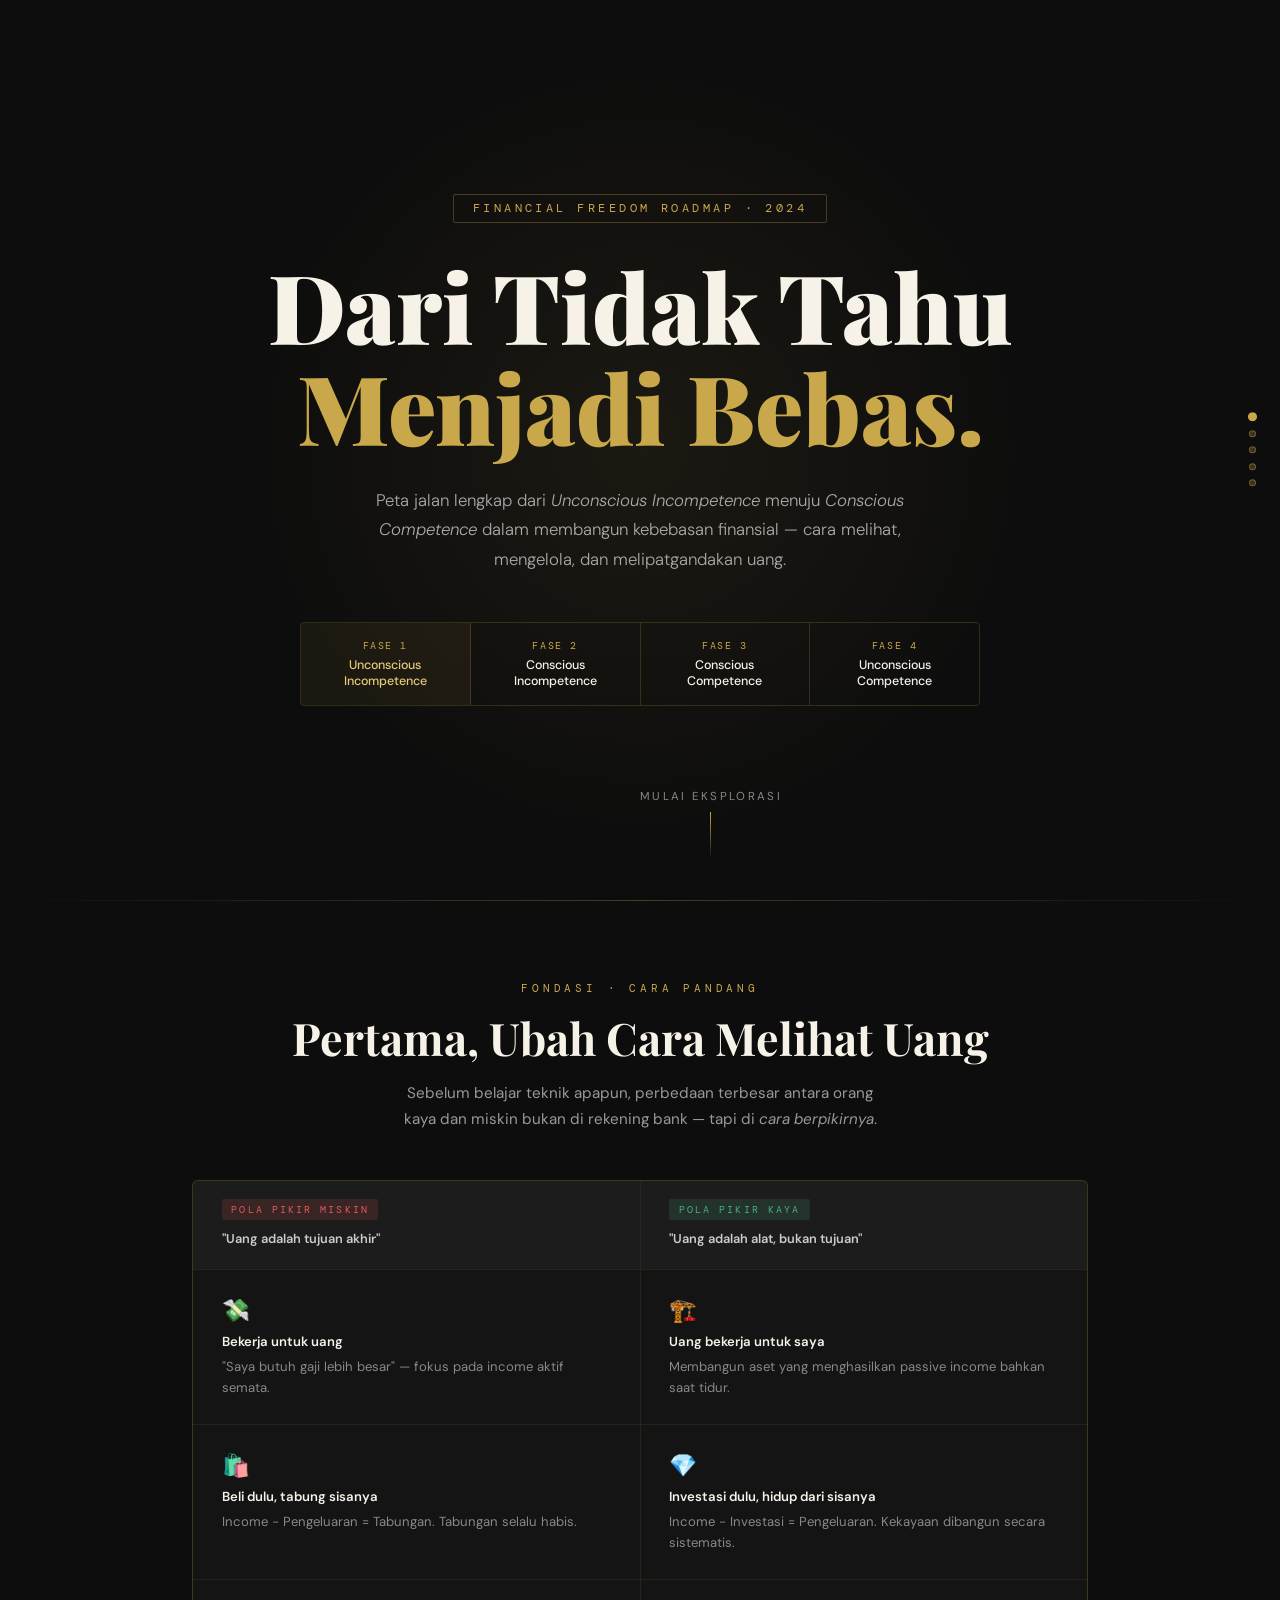
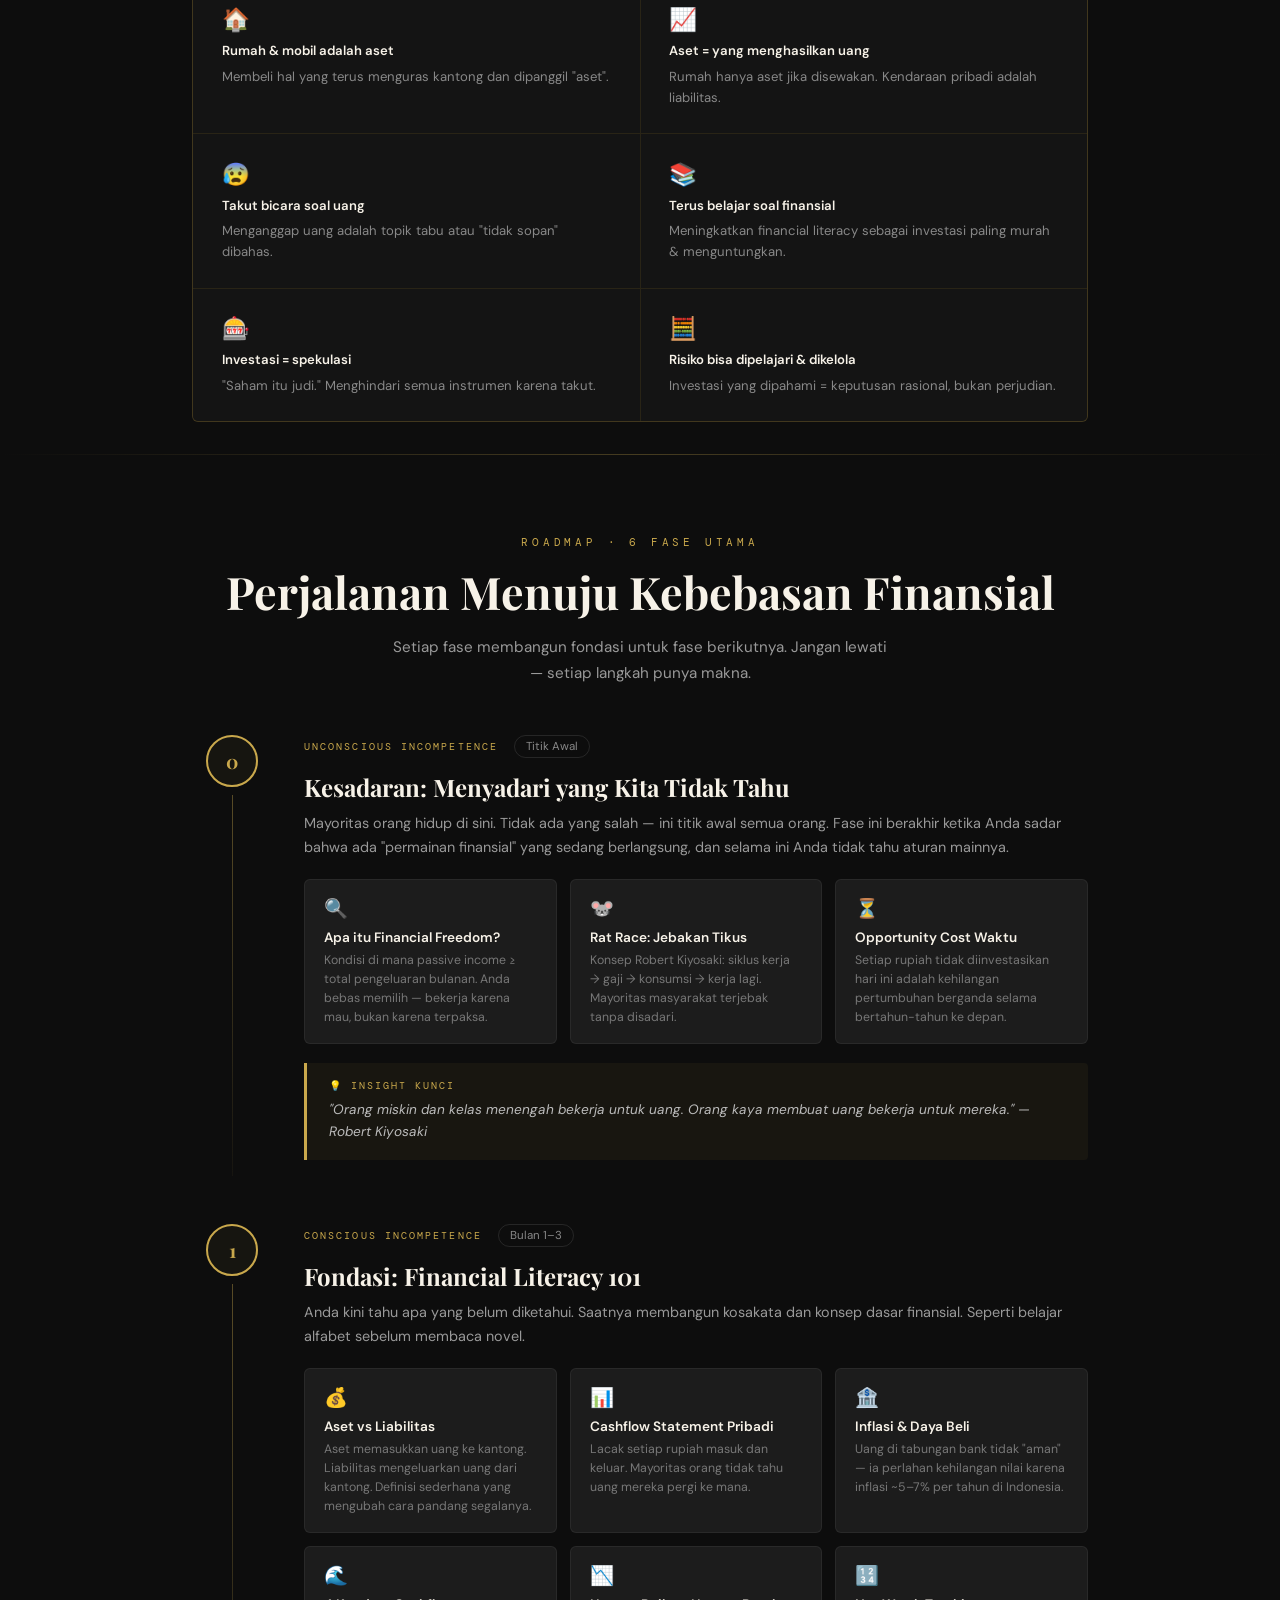
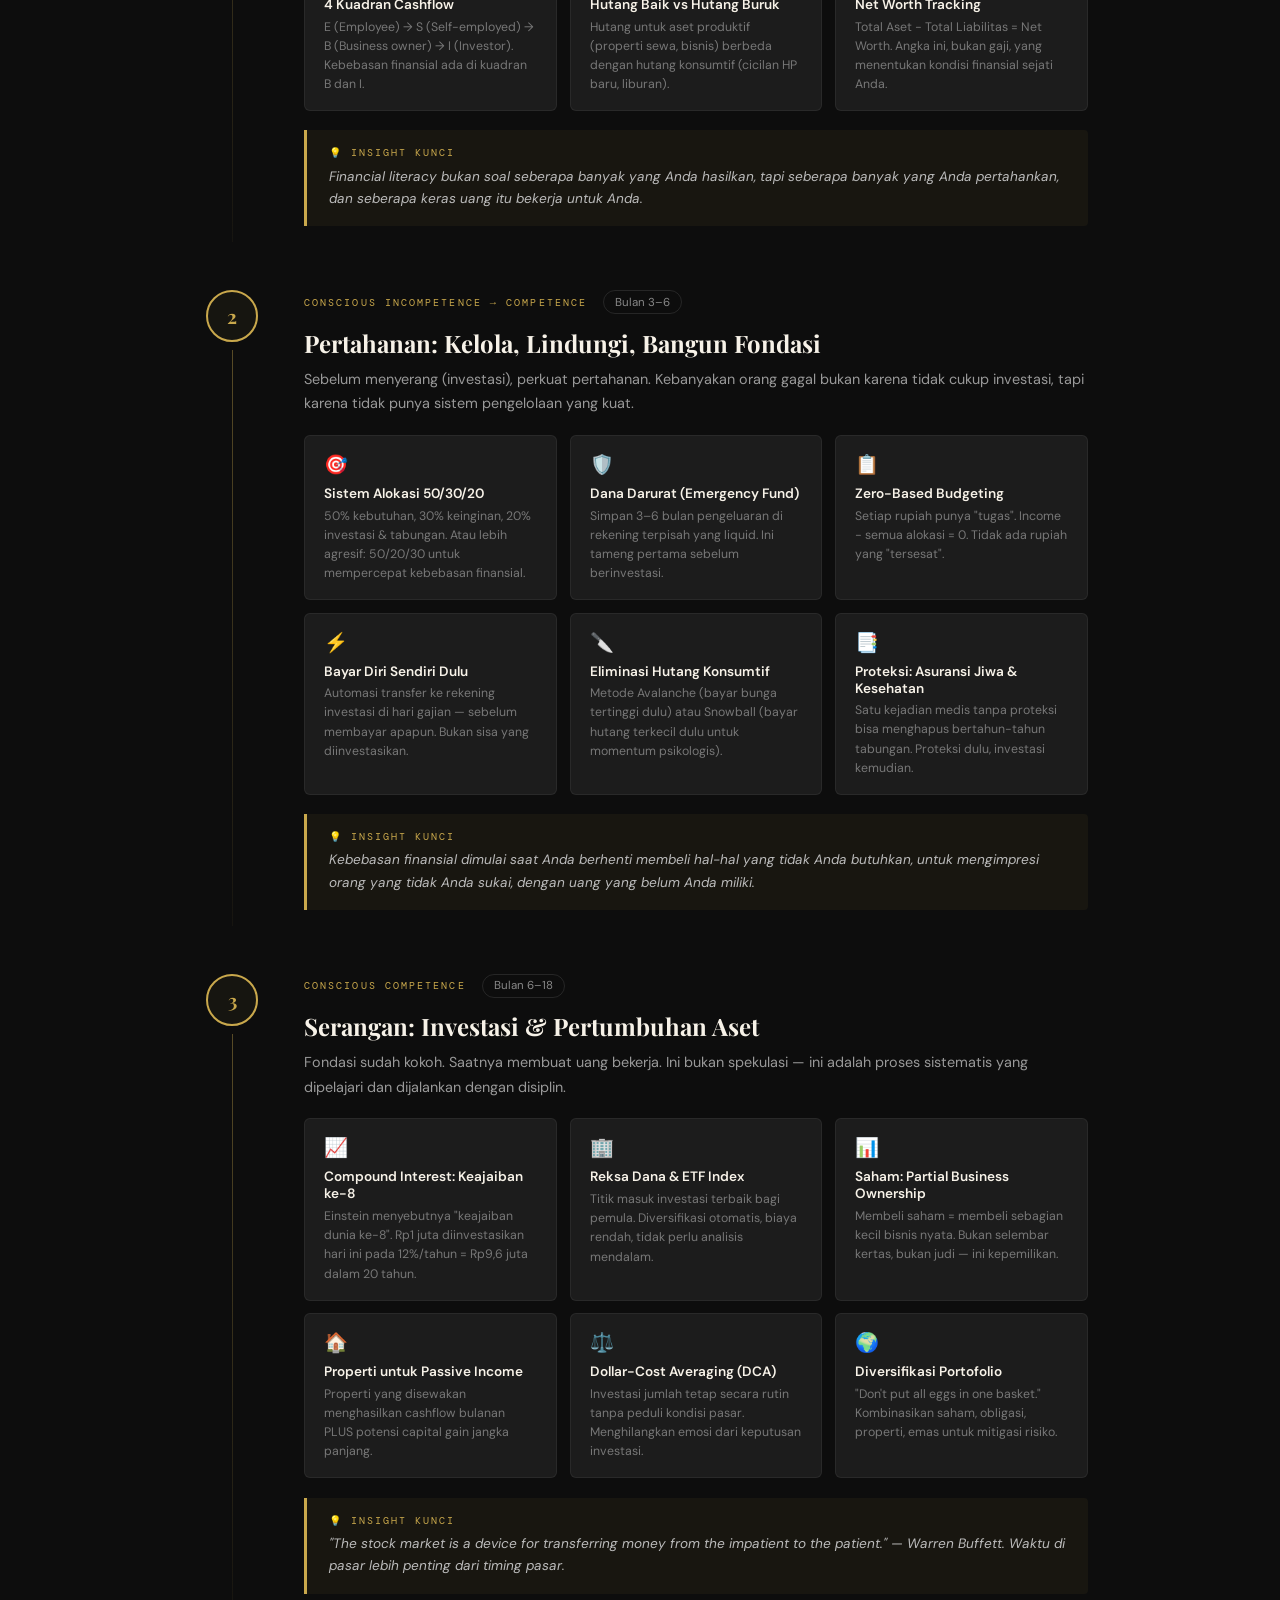
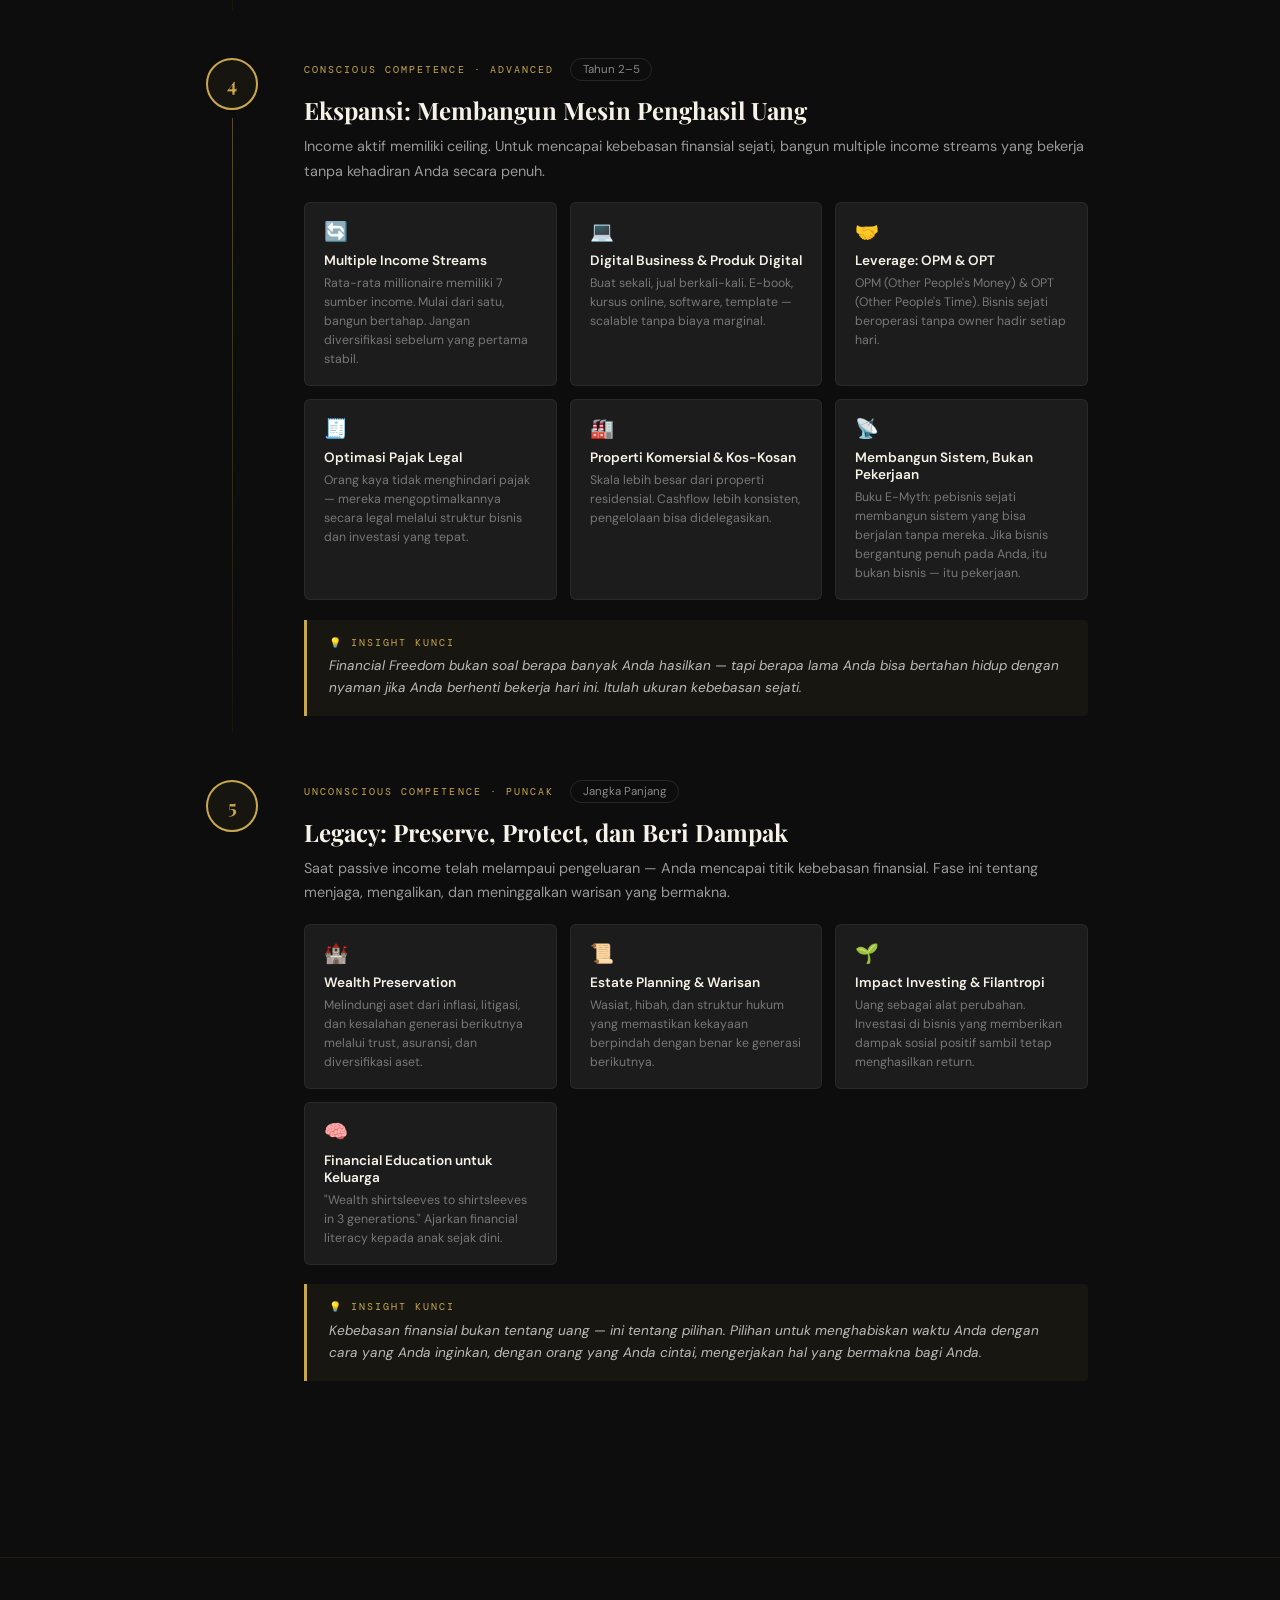
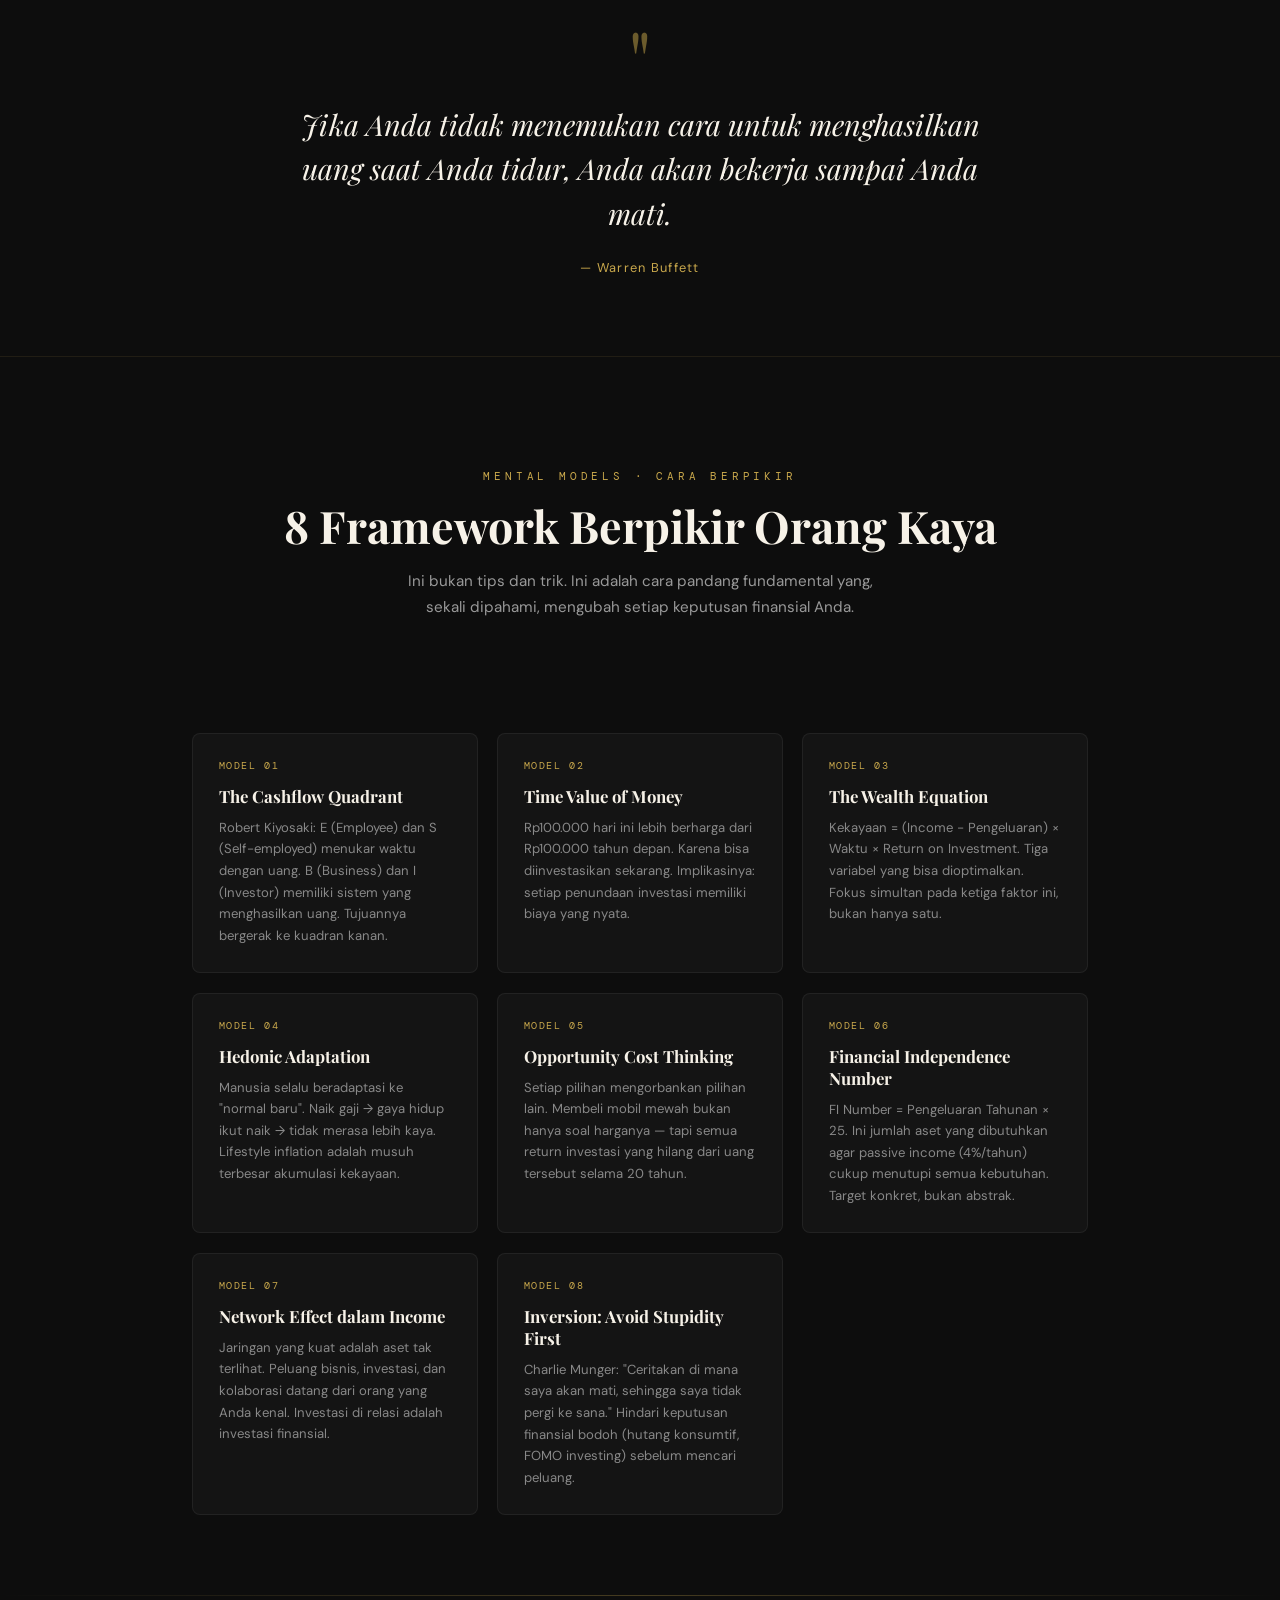
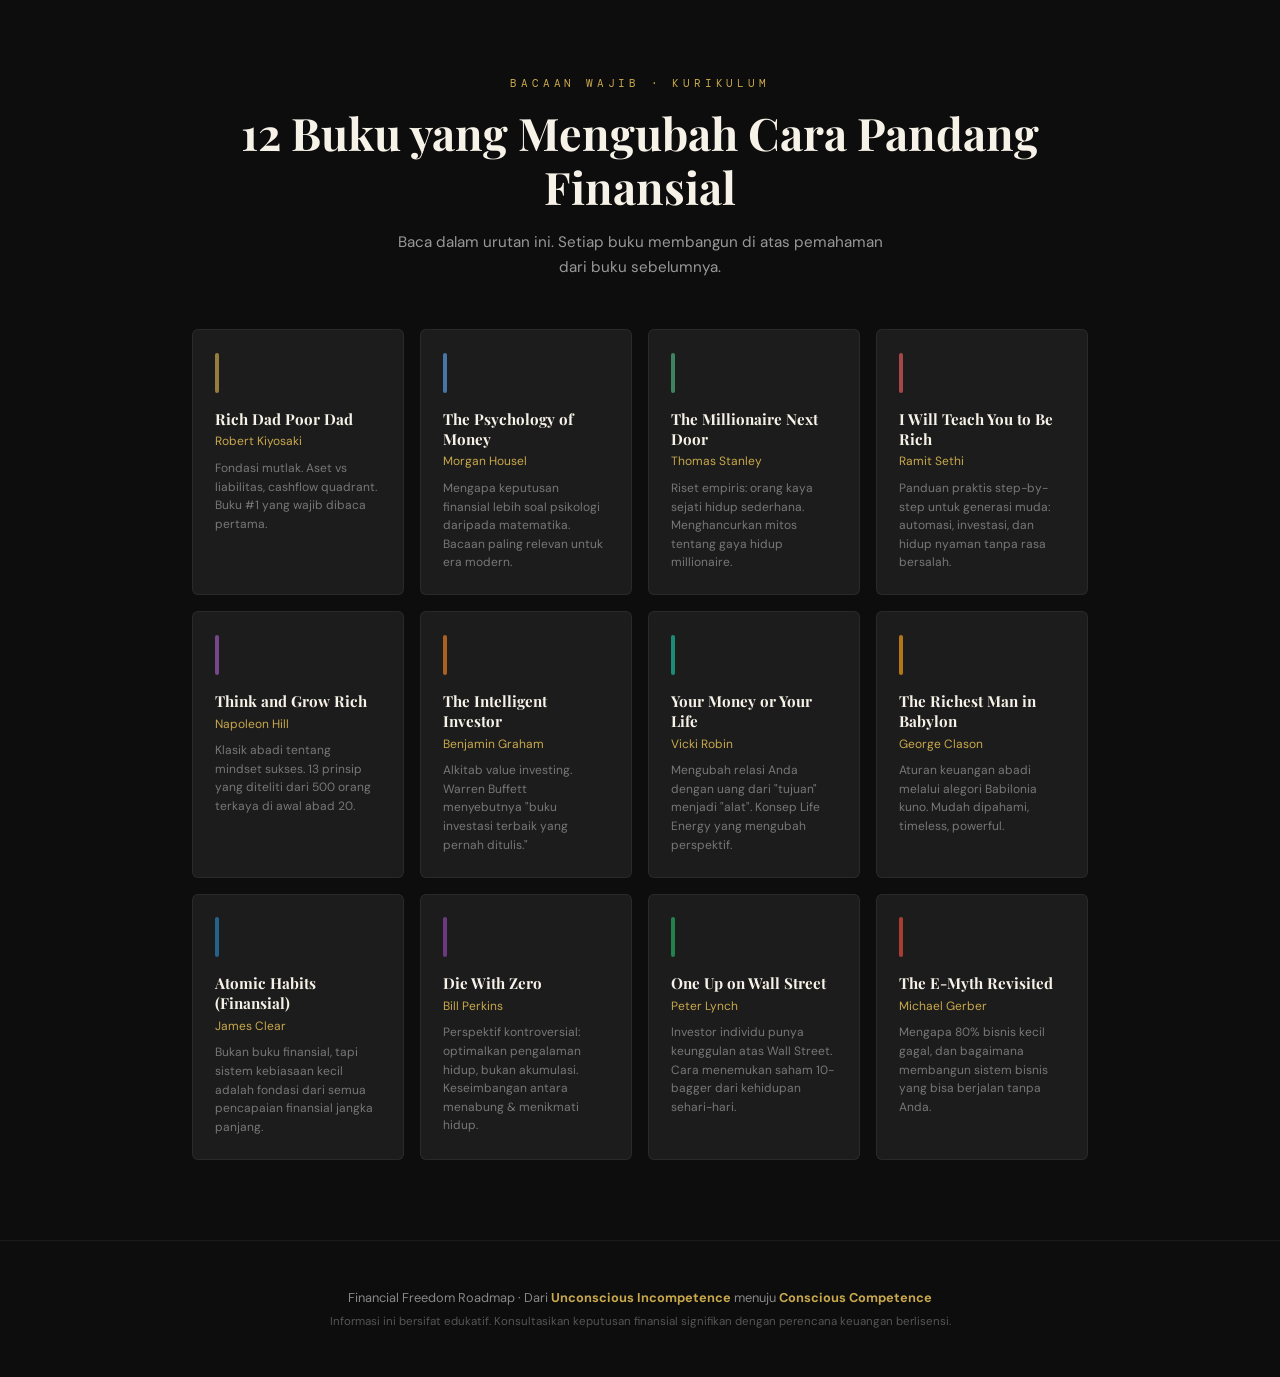
<file: mindset/financial-freedom-roadmap.html>
<!DOCTYPE html>
<html lang="id">
<head>
<meta charset="UTF-8">
<meta name="viewport" content="width=device-width, initial-scale=1.0">
<title>Financial Freedom Roadmap</title>
<link href="https://fonts.googleapis.com/css2?family=Playfair+Display:wght@400;700;900&family=DM+Sans:wght@300;400;500;600&family=DM+Mono:wght@400;500&display=swap" rel="stylesheet">
<style>
  :root {
    --gold: #C9A84C;
    --gold-light: #E8C97A;
    --gold-pale: #F5E6C0;
    --dark: #0D0D0D;
    --dark-2: #141414;
    --dark-3: #1C1C1C;
    --dark-4: #242424;
    --cream: #F7F2E8;
    --text-muted: #888;
    --green: #4CAF7D;
    --red: #E05A5A;
    --blue: #5A9BE0;
  }

  * { margin: 0; padding: 0; box-sizing: border-box; }

  body {
    background: var(--dark);
    color: var(--cream);
    font-family: 'DM Sans', sans-serif;
    overflow-x: hidden;
  }

  /* HERO */
  .hero {
    min-height: 100vh;
    display: flex;
    flex-direction: column;
    align-items: center;
    justify-content: center;
    text-align: center;
    padding: 4rem 2rem;
    position: relative;
    overflow: hidden;
  }

  .hero::before {
    content: '';
    position: absolute;
    width: 800px; height: 800px;
    border-radius: 50%;
    background: radial-gradient(circle, rgba(201,168,76,0.08) 0%, transparent 70%);
    top: 50%; left: 50%;
    transform: translate(-50%, -50%);
    pointer-events: none;
  }

  .hero-tag {
    font-family: 'DM Mono', monospace;
    font-size: 0.72rem;
    letter-spacing: 0.3em;
    text-transform: uppercase;
    color: var(--gold);
    border: 1px solid rgba(201,168,76,0.3);
    padding: 0.4rem 1.2rem;
    border-radius: 2px;
    margin-bottom: 2rem;
    display: inline-block;
    animation: fadeUp 0.8s ease both;
  }

  .hero h1 {
    font-family: 'Playfair Display', serif;
    font-size: clamp(2.8rem, 8vw, 6rem);
    font-weight: 900;
    line-height: 1.05;
    animation: fadeUp 0.8s 0.1s ease both;
  }

  .hero h1 span {
    color: var(--gold);
    display: block;
  }

  .hero-sub {
    max-width: 580px;
    margin: 1.8rem auto 0;
    font-size: 1.05rem;
    font-weight: 300;
    color: #aaa;
    line-height: 1.75;
    animation: fadeUp 0.8s 0.2s ease both;
  }

  .hero-stages {
    display: flex;
    gap: 0;
    margin: 3rem auto 0;
    border: 1px solid rgba(201,168,76,0.2);
    border-radius: 4px;
    overflow: hidden;
    animation: fadeUp 0.8s 0.3s ease both;
    max-width: 680px;
    width: 100%;
  }

  .stage-pill {
    flex: 1;
    padding: 1rem 1.4rem;
    text-align: center;
    border-right: 1px solid rgba(201,168,76,0.2);
    position: relative;
  }

  .stage-pill:last-child { border-right: none; }

  .stage-pill .num {
    font-family: 'DM Mono', monospace;
    font-size: 0.65rem;
    color: var(--gold);
    letter-spacing: 0.15em;
    display: block;
    margin-bottom: 0.3rem;
  }

  .stage-pill .label {
    font-size: 0.78rem;
    font-weight: 500;
    line-height: 1.3;
  }

  .stage-pill.active {
    background: rgba(201,168,76,0.08);
  }

  .stage-pill.active .label { color: var(--gold-light); }

  /* SCROLL INDICATOR */
  .scroll-hint {
    position: absolute;
    bottom: 2.5rem;
    left: 50%;
    transform: translateX(-50%);
    display: flex;
    flex-direction: column;
    align-items: center;
    gap: 0.5rem;
    color: var(--text-muted);
    font-size: 0.72rem;
    letter-spacing: 0.2em;
    text-transform: uppercase;
    animation: fadeUp 1s 0.6s ease both;
  }

  .scroll-line {
    width: 1px;
    height: 48px;
    background: linear-gradient(to bottom, var(--gold), transparent);
    animation: scrollPulse 2s ease-in-out infinite;
  }

  /* MAIN CONTENT */
  .container {
    max-width: 960px;
    margin: 0 auto;
    padding: 0 2rem;
  }

  /* SECTION HEADER */
  .section-header {
    text-align: center;
    padding: 5rem 0 3rem;
  }

  .section-label {
    font-family: 'DM Mono', monospace;
    font-size: 0.68rem;
    letter-spacing: 0.35em;
    text-transform: uppercase;
    color: var(--gold);
    display: block;
    margin-bottom: 1rem;
  }

  .section-header h2 {
    font-family: 'Playfair Display', serif;
    font-size: clamp(1.8rem, 4vw, 2.8rem);
    font-weight: 700;
    line-height: 1.2;
  }

  .section-header p {
    margin-top: 1rem;
    color: #999;
    font-size: 0.95rem;
    max-width: 500px;
    margin-left: auto;
    margin-right: auto;
    line-height: 1.7;
  }

  /* MINDSET SHIFT — the 2-column "before/after" */
  .mindset-grid {
    display: grid;
    grid-template-columns: 1fr 1fr;
    gap: 1px;
    background: rgba(201,168,76,0.15);
    border: 1px solid rgba(201,168,76,0.15);
    border-radius: 6px;
    overflow: hidden;
    margin-bottom: 2rem;
  }

  .mindset-cell {
    padding: 1.6rem 1.8rem;
    background: var(--dark-2);
  }

  .mindset-cell.header-cell {
    background: var(--dark-3);
    padding: 1rem 1.8rem;
  }

  .mindset-cell .tag {
    font-family: 'DM Mono', monospace;
    font-size: 0.65rem;
    letter-spacing: 0.2em;
    text-transform: uppercase;
    padding: 0.25rem 0.6rem;
    border-radius: 2px;
    display: inline-block;
    margin-bottom: 0.6rem;
  }

  .tag.poor-mindset { background: rgba(224,90,90,0.15); color: #E05A5A; }
  .tag.rich-mindset { background: rgba(76,175,125,0.15); color: var(--green); }

  .mindset-cell h4 {
    font-size: 0.82rem;
    font-weight: 600;
    margin-bottom: 0.4rem;
  }

  .mindset-cell p {
    font-size: 0.82rem;
    color: #888;
    line-height: 1.6;
  }

  .cell-icon {
    font-size: 1.4rem;
    margin-bottom: 0.5rem;
    display: block;
  }

  /* ROADMAP PHASES */
  .phases-wrapper {
    padding-bottom: 5rem;
  }

  .phase {
    display: grid;
    grid-template-columns: 80px 1fr;
    gap: 2rem;
    margin-bottom: 3rem;
    opacity: 0;
    transform: translateY(30px);
    transition: opacity 0.6s ease, transform 0.6s ease;
  }

  .phase.visible {
    opacity: 1;
    transform: translateY(0);
  }

  .phase-spine {
    display: flex;
    flex-direction: column;
    align-items: center;
  }

  .phase-num {
    width: 52px;
    height: 52px;
    border-radius: 50%;
    border: 2px solid var(--gold);
    display: flex;
    align-items: center;
    justify-content: center;
    font-family: 'Playfair Display', serif;
    font-size: 1.2rem;
    font-weight: 700;
    color: var(--gold);
    flex-shrink: 0;
    background: rgba(201,168,76,0.05);
  }

  .phase-line {
    width: 1px;
    flex: 1;
    background: linear-gradient(to bottom, rgba(201,168,76,0.4), rgba(201,168,76,0.05));
    margin-top: 0.5rem;
  }

  .phase-content {
    padding-bottom: 1rem;
  }

  .phase-meta {
    display: flex;
    align-items: center;
    gap: 1rem;
    margin-bottom: 0.8rem;
  }

  .phase-stage {
    font-family: 'DM Mono', monospace;
    font-size: 0.65rem;
    letter-spacing: 0.2em;
    text-transform: uppercase;
    color: var(--gold);
  }

  .phase-duration {
    font-size: 0.72rem;
    color: var(--text-muted);
    padding: 0.2rem 0.7rem;
    border: 1px solid rgba(255,255,255,0.1);
    border-radius: 20px;
  }

  .phase-content h3 {
    font-family: 'Playfair Display', serif;
    font-size: 1.5rem;
    font-weight: 700;
    margin-bottom: 0.5rem;
  }

  .phase-content > p {
    font-size: 0.9rem;
    color: #999;
    line-height: 1.7;
    margin-bottom: 1.2rem;
  }

  .topics {
    display: grid;
    grid-template-columns: repeat(auto-fill, minmax(240px, 1fr));
    gap: 0.8rem;
  }

  .topic-card {
    background: var(--dark-3);
    border: 1px solid rgba(255,255,255,0.06);
    border-radius: 6px;
    padding: 1rem 1.2rem;
    transition: border-color 0.25s, background 0.25s;
    cursor: default;
  }

  .topic-card:hover {
    border-color: rgba(201,168,76,0.35);
    background: rgba(201,168,76,0.04);
  }

  .topic-card .t-icon {
    font-size: 1.2rem;
    margin-bottom: 0.5rem;
    display: block;
  }

  .topic-card h5 {
    font-size: 0.85rem;
    font-weight: 600;
    margin-bottom: 0.3rem;
    color: var(--cream);
  }

  .topic-card p {
    font-size: 0.77rem;
    color: #777;
    line-height: 1.55;
  }

  .phase-key-insight {
    margin-top: 1.2rem;
    padding: 1rem 1.4rem;
    background: rgba(201,168,76,0.06);
    border-left: 3px solid var(--gold);
    border-radius: 0 4px 4px 0;
  }

  .phase-key-insight .insight-label {
    font-family: 'DM Mono', monospace;
    font-size: 0.62rem;
    letter-spacing: 0.2em;
    text-transform: uppercase;
    color: var(--gold);
    display: block;
    margin-bottom: 0.4rem;
  }

  .phase-key-insight p {
    font-size: 0.85rem;
    color: #bbb;
    line-height: 1.65;
    font-style: italic;
  }

  /* MENTAL MODELS SECTION */
  .mental-models {
    padding: 3rem 0 5rem;
  }

  .models-grid {
    display: grid;
    grid-template-columns: repeat(auto-fill, minmax(280px, 1fr));
    gap: 1.2rem;
    margin-top: 1rem;
  }

  .model-card {
    background: var(--dark-2);
    border: 1px solid rgba(255,255,255,0.06);
    border-radius: 8px;
    padding: 1.6rem;
    position: relative;
    overflow: hidden;
    transition: border-color 0.3s, transform 0.3s;
  }

  .model-card::before {
    content: '';
    position: absolute;
    top: 0; left: 0; right: 0;
    height: 2px;
    background: linear-gradient(90deg, var(--gold), transparent);
    opacity: 0;
    transition: opacity 0.3s;
  }

  .model-card:hover {
    border-color: rgba(201,168,76,0.25);
    transform: translateY(-3px);
  }

  .model-card:hover::before { opacity: 1; }

  .model-card .m-num {
    font-family: 'DM Mono', monospace;
    font-size: 0.65rem;
    color: var(--gold);
    letter-spacing: 0.15em;
    margin-bottom: 0.8rem;
    display: block;
  }

  .model-card h4 {
    font-family: 'Playfair Display', serif;
    font-size: 1.05rem;
    margin-bottom: 0.6rem;
  }

  .model-card p {
    font-size: 0.82rem;
    color: #888;
    line-height: 1.65;
  }

  /* QUOTE */
  .quote-block {
    text-align: center;
    padding: 5rem 2rem;
    border-top: 1px solid rgba(201,168,76,0.1);
    border-bottom: 1px solid rgba(201,168,76,0.1);
    margin: 2rem 0;
  }

  .quote-mark {
    font-family: 'Playfair Display', serif;
    font-size: 5rem;
    color: var(--gold);
    line-height: 0.5;
    display: block;
    margin-bottom: 1.5rem;
    opacity: 0.5;
  }

  .quote-block blockquote {
    font-family: 'Playfair Display', serif;
    font-size: clamp(1.2rem, 3vw, 1.8rem);
    font-weight: 400;
    font-style: italic;
    line-height: 1.55;
    max-width: 700px;
    margin: 0 auto;
    color: var(--cream);
  }

  .quote-attribution {
    margin-top: 1.5rem;
    font-size: 0.8rem;
    color: var(--gold);
    letter-spacing: 0.1em;
  }

  /* BOOKS */
  .books-grid {
    display: grid;
    grid-template-columns: repeat(auto-fill, minmax(200px, 1fr));
    gap: 1rem;
    padding-bottom: 5rem;
  }

  .book-card {
    background: var(--dark-3);
    border: 1px solid rgba(255,255,255,0.06);
    border-radius: 6px;
    padding: 1.4rem;
    transition: border-color 0.3s;
  }

  .book-card:hover {
    border-color: rgba(201,168,76,0.3);
  }

  .book-card .b-spine {
    width: 4px;
    height: 40px;
    background: var(--gold);
    border-radius: 2px;
    margin-bottom: 1rem;
    opacity: 0.7;
  }

  .book-card h5 {
    font-family: 'Playfair Display', serif;
    font-size: 0.95rem;
    margin-bottom: 0.3rem;
  }

  .book-card .author {
    font-size: 0.75rem;
    color: var(--gold);
    margin-bottom: 0.6rem;
  }

  .book-card p {
    font-size: 0.75rem;
    color: #777;
    line-height: 1.55;
  }

  /* FOOTER */
  footer {
    text-align: center;
    padding: 3rem 2rem;
    border-top: 1px solid rgba(255,255,255,0.06);
    color: var(--text-muted);
    font-size: 0.8rem;
  }

  footer strong { color: var(--gold); }

  /* PROGRESS NAV */
  .progress-nav {
    position: fixed;
    right: 1.5rem;
    top: 50%;
    transform: translateY(-50%);
    display: flex;
    flex-direction: column;
    gap: 0.6rem;
    z-index: 100;
  }

  .progress-dot {
    width: 7px;
    height: 7px;
    border-radius: 50%;
    background: rgba(201,168,76,0.25);
    border: 1px solid rgba(201,168,76,0.4);
    cursor: pointer;
    transition: all 0.3s;
  }

  .progress-dot.active {
    background: var(--gold);
    transform: scale(1.3);
  }

  /* ANIMATIONS */
  @keyframes fadeUp {
    from { opacity: 0; transform: translateY(20px); }
    to   { opacity: 1; transform: translateY(0); }
  }

  @keyframes scrollPulse {
    0%, 100% { opacity: 0.3; }
    50% { opacity: 1; }
  }

  /* DIVIDER */
  .divider {
    height: 1px;
    background: linear-gradient(90deg, transparent, rgba(201,168,76,0.3), transparent);
    margin: 0;
  }

  @media (max-width: 640px) {
    .mindset-grid { grid-template-columns: 1fr; }
    .phase { grid-template-columns: 50px 1fr; gap: 1rem; }
    .progress-nav { display: none; }
    .hero-stages { flex-direction: column; }
    .stage-pill { border-right: none; border-bottom: 1px solid rgba(201,168,76,0.2); }
    .stage-pill:last-child { border-bottom: none; }
  }
</style>
</head>
<body>

<!-- PROGRESS NAV -->
<nav class="progress-nav" id="progressNav">
  <div class="progress-dot active" data-target="hero"></div>
  <div class="progress-dot" data-target="mindset"></div>
  <div class="progress-dot" data-target="phases"></div>
  <div class="progress-dot" data-target="models"></div>
  <div class="progress-dot" data-target="books"></div>
</nav>

<!-- HERO -->
<section class="hero" id="hero">
  <span class="hero-tag">Financial Freedom Roadmap · 2024</span>
  <h1>
    Dari Tidak Tahu
    <span>Menjadi Bebas.</span>
  </h1>
  <p class="hero-sub">
    Peta jalan lengkap dari <em>Unconscious Incompetence</em> menuju <em>Conscious Competence</em> dalam membangun kebebasan finansial — cara melihat, mengelola, dan melipatgandakan uang.
  </p>

  <div class="hero-stages">
    <div class="stage-pill active">
      <span class="num">FASE 1</span>
      <div class="label">Unconscious<br>Incompetence</div>
    </div>
    <div class="stage-pill">
      <span class="num">FASE 2</span>
      <div class="label">Conscious<br>Incompetence</div>
    </div>
    <div class="stage-pill">
      <span class="num">FASE 3</span>
      <div class="label">Conscious<br>Competence</div>
    </div>
    <div class="stage-pill">
      <span class="num">FASE 4</span>
      <div class="label">Unconscious<br>Competence</div>
    </div>
  </div>

  <div class="scroll-hint">
    <span>Mulai eksplorasi</span>
    <div class="scroll-line"></div>
  </div>
</section>

<div class="divider"></div>

<!-- MINDSET SHIFT -->
<section id="mindset">
  <div class="container">
    <div class="section-header">
      <span class="section-label">Fondasi · Cara Pandang</span>
      <h2>Pertama, Ubah Cara Melihat Uang</h2>
      <p>Sebelum belajar teknik apapun, perbedaan terbesar antara orang kaya dan miskin bukan di rekening bank — tapi di <em>cara berpikirnya</em>.</p>
    </div>

    <div class="mindset-grid">
      <!-- Headers -->
      <div class="mindset-cell header-cell">
        <span class="tag poor-mindset">Pola Pikir Miskin</span>
        <h4 style="color:#ccc; font-size:0.8rem;">"Uang adalah tujuan akhir"</h4>
      </div>
      <div class="mindset-cell header-cell">
        <span class="tag rich-mindset">Pola Pikir Kaya</span>
        <h4 style="color:#ccc; font-size:0.8rem;">"Uang adalah alat, bukan tujuan"</h4>
      </div>

      <!-- Row 1 -->
      <div class="mindset-cell">
        <span class="cell-icon">💸</span>
        <h4>Bekerja untuk uang</h4>
        <p>"Saya butuh gaji lebih besar" — fokus pada income aktif semata.</p>
      </div>
      <div class="mindset-cell">
        <span class="cell-icon">🏗️</span>
        <h4>Uang bekerja untuk saya</h4>
        <p>Membangun aset yang menghasilkan passive income bahkan saat tidur.</p>
      </div>

      <!-- Row 2 -->
      <div class="mindset-cell">
        <span class="cell-icon">🛍️</span>
        <h4>Beli dulu, tabung sisanya</h4>
        <p>Income − Pengeluaran = Tabungan. Tabungan selalu habis.</p>
      </div>
      <div class="mindset-cell">
        <span class="cell-icon">💎</span>
        <h4>Investasi dulu, hidup dari sisanya</h4>
        <p>Income − Investasi = Pengeluaran. Kekayaan dibangun secara sistematis.</p>
      </div>

      <!-- Row 3 -->
      <div class="mindset-cell">
        <span class="cell-icon">🏠</span>
        <h4>Rumah & mobil adalah aset</h4>
        <p>Membeli hal yang terus menguras kantong dan dipanggil "aset".</p>
      </div>
      <div class="mindset-cell">
        <span class="cell-icon">📈</span>
        <h4>Aset = yang menghasilkan uang</h4>
        <p>Rumah hanya aset jika disewakan. Kendaraan pribadi adalah liabilitas.</p>
      </div>

      <!-- Row 4 -->
      <div class="mindset-cell">
        <span class="cell-icon">😰</span>
        <h4>Takut bicara soal uang</h4>
        <p>Menganggap uang adalah topik tabu atau "tidak sopan" dibahas.</p>
      </div>
      <div class="mindset-cell">
        <span class="cell-icon">📚</span>
        <h4>Terus belajar soal finansial</h4>
        <p>Meningkatkan financial literacy sebagai investasi paling murah & menguntungkan.</p>
      </div>

      <!-- Row 5 -->
      <div class="mindset-cell">
        <span class="cell-icon">🎰</span>
        <h4>Investasi = spekulasi</h4>
        <p>"Saham itu judi." Menghindari semua instrumen karena takut.</p>
      </div>
      <div class="mindset-cell">
        <span class="cell-icon">🧮</span>
        <h4>Risiko bisa dipelajari & dikelola</h4>
        <p>Investasi yang dipahami = keputusan rasional, bukan perjudian.</p>
      </div>
    </div>
  </div>
</section>

<div class="divider"></div>

<!-- PHASES -->
<section id="phases">
  <div class="container">
    <div class="section-header">
      <span class="section-label">Roadmap · 6 Fase Utama</span>
      <h2>Perjalanan Menuju Kebebasan Finansial</h2>
      <p>Setiap fase membangun fondasi untuk fase berikutnya. Jangan lewati — setiap langkah punya makna.</p>
    </div>

    <div class="phases-wrapper">

      <!-- PHASE 0 -->
      <div class="phase" data-phase="0">
        <div class="phase-spine">
          <div class="phase-num">0</div>
          <div class="phase-line"></div>
        </div>
        <div class="phase-content">
          <div class="phase-meta">
            <span class="phase-stage">Unconscious Incompetence</span>
            <span class="phase-duration">Titik Awal</span>
          </div>
          <h3>Kesadaran: Menyadari yang Kita Tidak Tahu</h3>
          <p>Mayoritas orang hidup di sini. Tidak ada yang salah — ini titik awal semua orang. Fase ini berakhir ketika Anda sadar bahwa ada "permainan finansial" yang sedang berlangsung, dan selama ini Anda tidak tahu aturan mainnya.</p>

          <div class="topics">
            <div class="topic-card">
              <span class="t-icon">🔍</span>
              <h5>Apa itu Financial Freedom?</h5>
              <p>Kondisi di mana passive income ≥ total pengeluaran bulanan. Anda bebas memilih — bekerja karena mau, bukan karena terpaksa.</p>
            </div>
            <div class="topic-card">
              <span class="t-icon">🐭</span>
              <h5>Rat Race: Jebakan Tikus</h5>
              <p>Konsep Robert Kiyosaki: siklus kerja → gaji → konsumsi → kerja lagi. Mayoritas masyarakat terjebak tanpa disadari.</p>
            </div>
            <div class="topic-card">
              <span class="t-icon">⏳</span>
              <h5>Opportunity Cost Waktu</h5>
              <p>Setiap rupiah tidak diinvestasikan hari ini adalah kehilangan pertumbuhan berganda selama bertahun-tahun ke depan.</p>
            </div>
          </div>

          <div class="phase-key-insight">
            <span class="insight-label">💡 Insight Kunci</span>
            <p>"Orang miskin dan kelas menengah bekerja untuk uang. Orang kaya membuat uang bekerja untuk mereka." — Robert Kiyosaki</p>
          </div>
        </div>
      </div>

      <!-- PHASE 1 -->
      <div class="phase" data-phase="1">
        <div class="phase-spine">
          <div class="phase-num">1</div>
          <div class="phase-line"></div>
        </div>
        <div class="phase-content">
          <div class="phase-meta">
            <span class="phase-stage">Conscious Incompetence</span>
            <span class="phase-duration">Bulan 1–3</span>
          </div>
          <h3>Fondasi: Financial Literacy 101</h3>
          <p>Anda kini tahu apa yang belum diketahui. Saatnya membangun kosakata dan konsep dasar finansial. Seperti belajar alfabet sebelum membaca novel.</p>

          <div class="topics">
            <div class="topic-card">
              <span class="t-icon">💰</span>
              <h5>Aset vs Liabilitas</h5>
              <p>Aset memasukkan uang ke kantong. Liabilitas mengeluarkan uang dari kantong. Definisi sederhana yang mengubah cara pandang segalanya.</p>
            </div>
            <div class="topic-card">
              <span class="t-icon">📊</span>
              <h5>Cashflow Statement Pribadi</h5>
              <p>Lacak setiap rupiah masuk dan keluar. Mayoritas orang tidak tahu uang mereka pergi ke mana.</p>
            </div>
            <div class="topic-card">
              <span class="t-icon">🏦</span>
              <h5>Inflasi & Daya Beli</h5>
              <p>Uang di tabungan bank tidak "aman" — ia perlahan kehilangan nilai karena inflasi ~5–7% per tahun di Indonesia.</p>
            </div>
            <div class="topic-card">
              <span class="t-icon">🌊</span>
              <h5>4 Kuadran Cashflow</h5>
              <p>E (Employee) → S (Self-employed) → B (Business owner) → I (Investor). Kebebasan finansial ada di kuadran B dan I.</p>
            </div>
            <div class="topic-card">
              <span class="t-icon">📉</span>
              <h5>Hutang Baik vs Hutang Buruk</h5>
              <p>Hutang untuk aset produktif (properti sewa, bisnis) berbeda dengan hutang konsumtif (cicilan HP baru, liburan).</p>
            </div>
            <div class="topic-card">
              <span class="t-icon">🔢</span>
              <h5>Net Worth Tracking</h5>
              <p>Total Aset − Total Liabilitas = Net Worth. Angka ini, bukan gaji, yang menentukan kondisi finansial sejati Anda.</p>
            </div>
          </div>

          <div class="phase-key-insight">
            <span class="insight-label">💡 Insight Kunci</span>
            <p>Financial literacy bukan soal seberapa banyak yang Anda hasilkan, tapi seberapa banyak yang Anda pertahankan, dan seberapa keras uang itu bekerja untuk Anda.</p>
          </div>
        </div>
      </div>

      <!-- PHASE 2 -->
      <div class="phase" data-phase="2">
        <div class="phase-spine">
          <div class="phase-num">2</div>
          <div class="phase-line"></div>
        </div>
        <div class="phase-content">
          <div class="phase-meta">
            <span class="phase-stage">Conscious Incompetence → Competence</span>
            <span class="phase-duration">Bulan 3–6</span>
          </div>
          <h3>Pertahanan: Kelola, Lindungi, Bangun Fondasi</h3>
          <p>Sebelum menyerang (investasi), perkuat pertahanan. Kebanyakan orang gagal bukan karena tidak cukup investasi, tapi karena tidak punya sistem pengelolaan yang kuat.</p>

          <div class="topics">
            <div class="topic-card">
              <span class="t-icon">🎯</span>
              <h5>Sistem Alokasi 50/30/20</h5>
              <p>50% kebutuhan, 30% keinginan, 20% investasi & tabungan. Atau lebih agresif: 50/20/30 untuk mempercepat kebebasan finansial.</p>
            </div>
            <div class="topic-card">
              <span class="t-icon">🛡️</span>
              <h5>Dana Darurat (Emergency Fund)</h5>
              <p>Simpan 3–6 bulan pengeluaran di rekening terpisah yang liquid. Ini tameng pertama sebelum berinvestasi.</p>
            </div>
            <div class="topic-card">
              <span class="t-icon">📋</span>
              <h5>Zero-Based Budgeting</h5>
              <p>Setiap rupiah punya "tugas". Income − semua alokasi = 0. Tidak ada rupiah yang "tersesat".</p>
            </div>
            <div class="topic-card">
              <span class="t-icon">⚡</span>
              <h5>Bayar Diri Sendiri Dulu</h5>
              <p>Automasi transfer ke rekening investasi di hari gajian — sebelum membayar apapun. Bukan sisa yang diinvestasikan.</p>
            </div>
            <div class="topic-card">
              <span class="t-icon">🔪</span>
              <h5>Eliminasi Hutang Konsumtif</h5>
              <p>Metode Avalanche (bayar bunga tertinggi dulu) atau Snowball (bayar hutang terkecil dulu untuk momentum psikologis).</p>
            </div>
            <div class="topic-card">
              <span class="t-icon">📑</span>
              <h5>Proteksi: Asuransi Jiwa & Kesehatan</h5>
              <p>Satu kejadian medis tanpa proteksi bisa menghapus bertahun-tahun tabungan. Proteksi dulu, investasi kemudian.</p>
            </div>
          </div>

          <div class="phase-key-insight">
            <span class="insight-label">💡 Insight Kunci</span>
            <p>Kebebasan finansial dimulai saat Anda berhenti membeli hal-hal yang tidak Anda butuhkan, untuk mengimpresi orang yang tidak Anda sukai, dengan uang yang belum Anda miliki.</p>
          </div>
        </div>
      </div>

      <!-- PHASE 3 -->
      <div class="phase" data-phase="3">
        <div class="phase-spine">
          <div class="phase-num">3</div>
          <div class="phase-line"></div>
        </div>
        <div class="phase-content">
          <div class="phase-meta">
            <span class="phase-stage">Conscious Competence</span>
            <span class="phase-duration">Bulan 6–18</span>
          </div>
          <h3>Serangan: Investasi & Pertumbuhan Aset</h3>
          <p>Fondasi sudah kokoh. Saatnya membuat uang bekerja. Ini bukan spekulasi — ini adalah proses sistematis yang dipelajari dan dijalankan dengan disiplin.</p>

          <div class="topics">
            <div class="topic-card">
              <span class="t-icon">📈</span>
              <h5>Compound Interest: Keajaiban ke-8</h5>
              <p>Einstein menyebutnya "keajaiban dunia ke-8". Rp1 juta diinvestasikan hari ini pada 12%/tahun = Rp9,6 juta dalam 20 tahun.</p>
            </div>
            <div class="topic-card">
              <span class="t-icon">🏢</span>
              <h5>Reksa Dana & ETF Index</h5>
              <p>Titik masuk investasi terbaik bagi pemula. Diversifikasi otomatis, biaya rendah, tidak perlu analisis mendalam.</p>
            </div>
            <div class="topic-card">
              <span class="t-icon">📊</span>
              <h5>Saham: Partial Business Ownership</h5>
              <p>Membeli saham = membeli sebagian kecil bisnis nyata. Bukan selembar kertas, bukan judi — ini kepemilikan.</p>
            </div>
            <div class="topic-card">
              <span class="t-icon">🏠</span>
              <h5>Properti untuk Passive Income</h5>
              <p>Properti yang disewakan menghasilkan cashflow bulanan PLUS potensi capital gain jangka panjang.</p>
            </div>
            <div class="topic-card">
              <span class="t-icon">⚖️</span>
              <h5>Dollar-Cost Averaging (DCA)</h5>
              <p>Investasi jumlah tetap secara rutin tanpa peduli kondisi pasar. Menghilangkan emosi dari keputusan investasi.</p>
            </div>
            <div class="topic-card">
              <span class="t-icon">🌍</span>
              <h5>Diversifikasi Portofolio</h5>
              <p>"Don't put all eggs in one basket." Kombinasikan saham, obligasi, properti, emas untuk mitigasi risiko.</p>
            </div>
          </div>

          <div class="phase-key-insight">
            <span class="insight-label">💡 Insight Kunci</span>
            <p>"The stock market is a device for transferring money from the impatient to the patient." — Warren Buffett. Waktu di pasar lebih penting dari timing pasar.</p>
          </div>
        </div>
      </div>

      <!-- PHASE 4 -->
      <div class="phase" data-phase="4">
        <div class="phase-spine">
          <div class="phase-num">4</div>
          <div class="phase-line"></div>
        </div>
        <div class="phase-content">
          <div class="phase-meta">
            <span class="phase-stage">Conscious Competence · Advanced</span>
            <span class="phase-duration">Tahun 2–5</span>
          </div>
          <h3>Ekspansi: Membangun Mesin Penghasil Uang</h3>
          <p>Income aktif memiliki ceiling. Untuk mencapai kebebasan finansial sejati, bangun multiple income streams yang bekerja tanpa kehadiran Anda secara penuh.</p>

          <div class="topics">
            <div class="topic-card">
              <span class="t-icon">🔄</span>
              <h5>Multiple Income Streams</h5>
              <p>Rata-rata millionaire memiliki 7 sumber income. Mulai dari satu, bangun bertahap. Jangan diversifikasi sebelum yang pertama stabil.</p>
            </div>
            <div class="topic-card">
              <span class="t-icon">💻</span>
              <h5>Digital Business & Produk Digital</h5>
              <p>Buat sekali, jual berkali-kali. E-book, kursus online, software, template — scalable tanpa biaya marginal.</p>
            </div>
            <div class="topic-card">
              <span class="t-icon">🤝</span>
              <h5>Leverage: OPM & OPT</h5>
              <p>OPM (Other People's Money) & OPT (Other People's Time). Bisnis sejati beroperasi tanpa owner hadir setiap hari.</p>
            </div>
            <div class="topic-card">
              <span class="t-icon">🧾</span>
              <h5>Optimasi Pajak Legal</h5>
              <p>Orang kaya tidak menghindari pajak — mereka mengoptimalkannya secara legal melalui struktur bisnis dan investasi yang tepat.</p>
            </div>
            <div class="topic-card">
              <span class="t-icon">🏭</span>
              <h5>Properti Komersial & Kos-Kosan</h5>
              <p>Skala lebih besar dari properti residensial. Cashflow lebih konsisten, pengelolaan bisa didelegasikan.</p>
            </div>
            <div class="topic-card">
              <span class="t-icon">📡</span>
              <h5>Membangun Sistem, Bukan Pekerjaan</h5>
              <p>Buku E-Myth: pebisnis sejati membangun sistem yang bisa berjalan tanpa mereka. Jika bisnis bergantung penuh pada Anda, itu bukan bisnis — itu pekerjaan.</p>
            </div>
          </div>

          <div class="phase-key-insight">
            <span class="insight-label">💡 Insight Kunci</span>
            <p>Financial Freedom bukan soal berapa banyak Anda hasilkan — tapi berapa lama Anda bisa bertahan hidup dengan nyaman jika Anda berhenti bekerja hari ini. Itulah ukuran kebebasan sejati.</p>
          </div>
        </div>
      </div>

      <!-- PHASE 5 -->
      <div class="phase" data-phase="5">
        <div class="phase-spine">
          <div class="phase-num">5</div>
        </div>
        <div class="phase-content">
          <div class="phase-meta">
            <span class="phase-stage">Unconscious Competence · Puncak</span>
            <span class="phase-duration">Jangka Panjang</span>
          </div>
          <h3>Legacy: Preserve, Protect, dan Beri Dampak</h3>
          <p>Saat passive income telah melampaui pengeluaran — Anda mencapai titik kebebasan finansial. Fase ini tentang menjaga, mengalikan, dan meninggalkan warisan yang bermakna.</p>

          <div class="topics">
            <div class="topic-card">
              <span class="t-icon">🏰</span>
              <h5>Wealth Preservation</h5>
              <p>Melindungi aset dari inflasi, litigasi, dan kesalahan generasi berikutnya melalui trust, asuransi, dan diversifikasi aset.</p>
            </div>
            <div class="topic-card">
              <span class="t-icon">📜</span>
              <h5>Estate Planning & Warisan</h5>
              <p>Wasiat, hibah, dan struktur hukum yang memastikan kekayaan berpindah dengan benar ke generasi berikutnya.</p>
            </div>
            <div class="topic-card">
              <span class="t-icon">🌱</span>
              <h5>Impact Investing & Filantropi</h5>
              <p>Uang sebagai alat perubahan. Investasi di bisnis yang memberikan dampak sosial positif sambil tetap menghasilkan return.</p>
            </div>
            <div class="topic-card">
              <span class="t-icon">🧠</span>
              <h5>Financial Education untuk Keluarga</h5>
              <p>"Wealth shirtsleeves to shirtsleeves in 3 generations." Ajarkan financial literacy kepada anak sejak dini.</p>
            </div>
          </div>

          <div class="phase-key-insight">
            <span class="insight-label">💡 Insight Kunci</span>
            <p>Kebebasan finansial bukan tentang uang — ini tentang pilihan. Pilihan untuk menghabiskan waktu Anda dengan cara yang Anda inginkan, dengan orang yang Anda cintai, mengerjakan hal yang bermakna bagi Anda.</p>
          </div>
        </div>
      </div>

    </div>
  </div>
</section>

<!-- QUOTE -->
<div class="quote-block">
  <span class="quote-mark">"</span>
  <blockquote>
    Jika Anda tidak menemukan cara untuk menghasilkan uang saat Anda tidur, Anda akan bekerja sampai Anda mati.
  </blockquote>
  <p class="quote-attribution">— Warren Buffett</p>
</div>

<!-- MENTAL MODELS -->
<section id="models">
  <div class="container">
    <div class="section-header">
      <span class="section-label">Mental Models · Cara Berpikir</span>
      <h2>8 Framework Berpikir Orang Kaya</h2>
      <p>Ini bukan tips dan trik. Ini adalah cara pandang fundamental yang, sekali dipahami, mengubah setiap keputusan finansial Anda.</p>
    </div>

    <div class="mental-models">
      <div class="models-grid">

        <div class="model-card">
          <span class="m-num">MODEL 01</span>
          <h4>The Cashflow Quadrant</h4>
          <p>Robert Kiyosaki: E (Employee) dan S (Self-employed) menukar waktu dengan uang. B (Business) dan I (Investor) memiliki sistem yang menghasilkan uang. Tujuannya bergerak ke kuadran kanan.</p>
        </div>

        <div class="model-card">
          <span class="m-num">MODEL 02</span>
          <h4>Time Value of Money</h4>
          <p>Rp100.000 hari ini lebih berharga dari Rp100.000 tahun depan. Karena bisa diinvestasikan sekarang. Implikasinya: setiap penundaan investasi memiliki biaya yang nyata.</p>
        </div>

        <div class="model-card">
          <span class="m-num">MODEL 03</span>
          <h4>The Wealth Equation</h4>
          <p>Kekayaan = (Income − Pengeluaran) × Waktu × Return on Investment. Tiga variabel yang bisa dioptimalkan. Fokus simultan pada ketiga faktor ini, bukan hanya satu.</p>
        </div>

        <div class="model-card">
          <span class="m-num">MODEL 04</span>
          <h4>Hedonic Adaptation</h4>
          <p>Manusia selalu beradaptasi ke "normal baru". Naik gaji → gaya hidup ikut naik → tidak merasa lebih kaya. Lifestyle inflation adalah musuh terbesar akumulasi kekayaan.</p>
        </div>

        <div class="model-card">
          <span class="m-num">MODEL 05</span>
          <h4>Opportunity Cost Thinking</h4>
          <p>Setiap pilihan mengorbankan pilihan lain. Membeli mobil mewah bukan hanya soal harganya — tapi semua return investasi yang hilang dari uang tersebut selama 20 tahun.</p>
        </div>

        <div class="model-card">
          <span class="m-num">MODEL 06</span>
          <h4>Financial Independence Number</h4>
          <p>FI Number = Pengeluaran Tahunan × 25. Ini jumlah aset yang dibutuhkan agar passive income (4%/tahun) cukup menutupi semua kebutuhan. Target konkret, bukan abstrak.</p>
        </div>

        <div class="model-card">
          <span class="m-num">MODEL 07</span>
          <h4>Network Effect dalam Income</h4>
          <p>Jaringan yang kuat adalah aset tak terlihat. Peluang bisnis, investasi, dan kolaborasi datang dari orang yang Anda kenal. Investasi di relasi adalah investasi finansial.</p>
        </div>

        <div class="model-card">
          <span class="m-num">MODEL 08</span>
          <h4>Inversion: Avoid Stupidity First</h4>
          <p>Charlie Munger: "Ceritakan di mana saya akan mati, sehingga saya tidak pergi ke sana." Hindari keputusan finansial bodoh (hutang konsumtif, FOMO investing) sebelum mencari peluang.</p>
        </div>

      </div>
    </div>
  </div>
</section>

<div class="divider"></div>

<!-- BOOKS -->
<section id="books">
  <div class="container">
    <div class="section-header">
      <span class="section-label">Bacaan Wajib · Kurikulum</span>
      <h2>12 Buku yang Mengubah Cara Pandang Finansial</h2>
      <p>Baca dalam urutan ini. Setiap buku membangun di atas pemahaman dari buku sebelumnya.</p>
    </div>

    <div class="books-grid">
      <div class="book-card">
        <div class="b-spine"></div>
        <h5>Rich Dad Poor Dad</h5>
        <div class="author">Robert Kiyosaki</div>
        <p>Fondasi mutlak. Aset vs liabilitas, cashflow quadrant. Buku #1 yang wajib dibaca pertama.</p>
      </div>
      <div class="book-card">
        <div class="b-spine" style="background:#5A9BE0"></div>
        <h5>The Psychology of Money</h5>
        <div class="author">Morgan Housel</div>
        <p>Mengapa keputusan finansial lebih soal psikologi daripada matematika. Bacaan paling relevan untuk era modern.</p>
      </div>
      <div class="book-card">
        <div class="b-spine" style="background:#4CAF7D"></div>
        <h5>The Millionaire Next Door</h5>
        <div class="author">Thomas Stanley</div>
        <p>Riset empiris: orang kaya sejati hidup sederhana. Menghancurkan mitos tentang gaya hidup millionaire.</p>
      </div>
      <div class="book-card">
        <div class="b-spine" style="background:#E05A5A"></div>
        <h5>I Will Teach You to Be Rich</h5>
        <div class="author">Ramit Sethi</div>
        <p>Panduan praktis step-by-step untuk generasi muda: automasi, investasi, dan hidup nyaman tanpa rasa bersalah.</p>
      </div>
      <div class="book-card">
        <div class="b-spine" style="background:#9B59B6"></div>
        <h5>Think and Grow Rich</h5>
        <div class="author">Napoleon Hill</div>
        <p>Klasik abadi tentang mindset sukses. 13 prinsip yang diteliti dari 500 orang terkaya di awal abad 20.</p>
      </div>
      <div class="book-card">
        <div class="b-spine" style="background:#E67E22"></div>
        <h5>The Intelligent Investor</h5>
        <div class="author">Benjamin Graham</div>
        <p>Alkitab value investing. Warren Buffett menyebutnya "buku investasi terbaik yang pernah ditulis."</p>
      </div>
      <div class="book-card">
        <div class="b-spine" style="background:#1ABC9C"></div>
        <h5>Your Money or Your Life</h5>
        <div class="author">Vicki Robin</div>
        <p>Mengubah relasi Anda dengan uang dari "tujuan" menjadi "alat". Konsep Life Energy yang mengubah perspektif.</p>
      </div>
      <div class="book-card">
        <div class="b-spine" style="background:#F39C12"></div>
        <h5>The Richest Man in Babylon</h5>
        <div class="author">George Clason</div>
        <p>Aturan keuangan abadi melalui alegori Babilonia kuno. Mudah dipahami, timeless, powerful.</p>
      </div>
      <div class="book-card">
        <div class="b-spine" style="background:#2980B9"></div>
        <h5>Atomic Habits (Finansial)</h5>
        <div class="author">James Clear</div>
        <p>Bukan buku finansial, tapi sistem kebiasaan kecil adalah fondasi dari semua pencapaian finansial jangka panjang.</p>
      </div>
      <div class="book-card">
        <div class="b-spine" style="background:#8E44AD"></div>
        <h5>Die With Zero</h5>
        <div class="author">Bill Perkins</div>
        <p>Perspektif kontroversial: optimalkan pengalaman hidup, bukan akumulasi. Keseimbangan antara menabung & menikmati hidup.</p>
      </div>
      <div class="book-card">
        <div class="b-spine" style="background:#27AE60"></div>
        <h5>One Up on Wall Street</h5>
        <div class="author">Peter Lynch</div>
        <p>Investor individu punya keunggulan atas Wall Street. Cara menemukan saham 10-bagger dari kehidupan sehari-hari.</p>
      </div>
      <div class="book-card">
        <div class="b-spine" style="background:#E74C3C"></div>
        <h5>The E-Myth Revisited</h5>
        <div class="author">Michael Gerber</div>
        <p>Mengapa 80% bisnis kecil gagal, dan bagaimana membangun sistem bisnis yang bisa berjalan tanpa Anda.</p>
      </div>
    </div>
  </div>
</section>

<footer>
  <p>Financial Freedom Roadmap · Dari <strong>Unconscious Incompetence</strong> menuju <strong>Conscious Competence</strong></p>
  <p style="margin-top:0.5rem; color: #555; font-size:0.72rem;">Informasi ini bersifat edukatif. Konsultasikan keputusan finansial signifikan dengan perencana keuangan berlisensi.</p>
</footer>

<script>
  // Intersection Observer untuk phase animation
  const phases = document.querySelectorAll('.phase');
  const observer = new IntersectionObserver((entries) => {
    entries.forEach(entry => {
      if (entry.isIntersecting) {
        entry.target.classList.add('visible');
      }
    });
  }, { threshold: 0.1, rootMargin: '0px 0px -50px 0px' });

  phases.forEach(p => observer.observe(p));

  // Progress nav
  const sections = ['hero','mindset','phases','models','books'];
  const dots = document.querySelectorAll('.progress-dot');

  dots.forEach((dot, i) => {
    dot.addEventListener('click', () => {
      document.getElementById(sections[i])?.scrollIntoView({ behavior: 'smooth' });
    });
  });

  const sectionObserver = new IntersectionObserver((entries) => {
    entries.forEach(entry => {
      if (entry.isIntersecting) {
        const idx = sections.indexOf(entry.target.id);
        if (idx >= 0) {
          dots.forEach(d => d.classList.remove('active'));
          dots[idx]?.classList.add('active');
        }
      }
    });
  }, { threshold: 0.3 });

  sections.forEach(id => {
    const el = document.getElementById(id);
    if (el) sectionObserver.observe(el);
  });
</script>
</body>
</html>
</file>
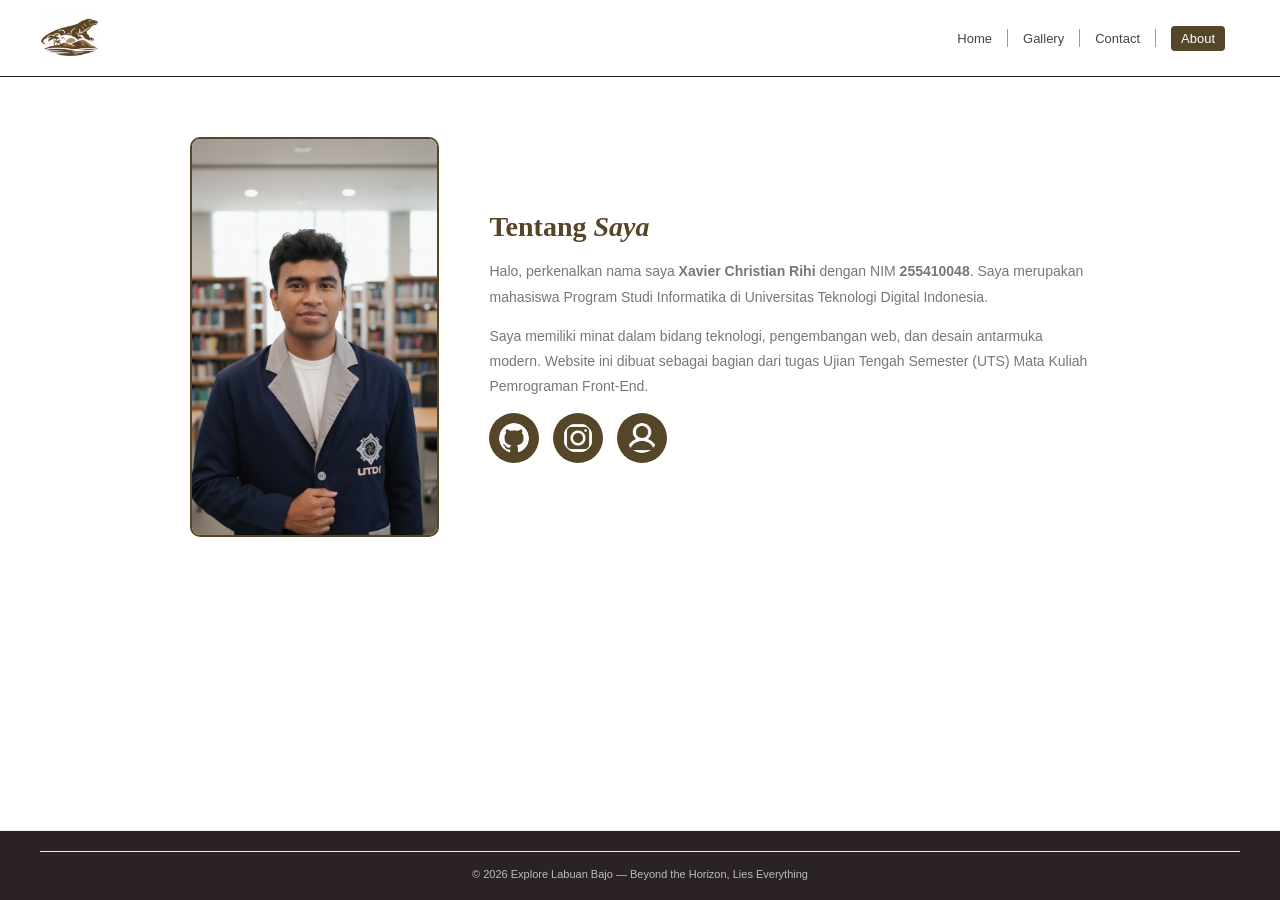
<file: uts_frontend/about.html>
<!DOCTYPE html>
<html lang="id">
  <head>
    <meta charset="UTF-8" />
    <meta name="viewport" content="width=device-width, initial-scale=1.0" />
    <title>
      Abous Me | BajoIslandTour - Beyond the Horizon, Lies Everything
    </title>
    <link rel="icon" type="image/webp" href="./img/Logo_Website_UTS.avif" />
    <link rel="stylesheet" href="./style.css" />
    <style>
      /* ABOUT */
      .about {
        display: flex;
        gap: 0;
        padding: 60px 40px;
        max-width: 980px;
        margin: 0 auto;
        align-items: center;
      }
      .about-img img {
        height: 400px;
        width: 100%;
        object-fit: cover;
        border-radius: 10px;
        border: 2px solid #55462a;
      }
      .about-text {
        flex: 1;
        padding-left: 50px;
      }
      .about-text h3 {
        font-size: 28px;
        color: #55462a;
        margin-bottom: 16px;
      }
      .about-text p {
        font-size: 14px;
        color: #777;
        line-height: 1.8;
        font-family: Arial, sans-serif;
        margin-bottom: 14px;
      }
      .about-text a {
        font-size: 12px;
        color: #55462a;
        text-decoration: none;
        border-bottom: 1px solid #55462a;
        letter-spacing: 1px;
      }
      .social-link img {
        width: 50px;
        height: 50px;
        color: white;
        margin-right: 10px;
        background-color: #55462a;
        padding: 10px;
        border-radius: 50%;
        text-decoration: none;
      }
      .social-link img:hover {
        background-color: #241e12;
        transition: 0.3s;
      }
      .social-link a {
        text-decoration: none;
        border: none;
      }
      @media (max-width: 768px) {
        nav {
          padding: 14px 20px;
        }
        .about {
          flex-direction: column;
          padding: 20px;
        }
        .about-img img {
          height: auto;
          width: 100%;
        }
        .about-text {
          padding-left: 0;
          margin-top: 20px;
        }
      }
    </style>
  </head>
  <body>
    <div class="wrapper">
      <main>
        <!-- NAV -->
        <nav>
          <div class="logo"><img src="./img/Logo_Website_UTS.avif" /></div>
          <ul>
            <li><a href="./index.html">Home</a></li>
            <li><a href="./gallery.html">Gallery</a></li>
            <li><a href="./form.html">Contact</a></li>
            <li><a class="active" href="./about.html">About</a></li>
          </ul>
        </nav>

        <section class="about">
          <div class="about-img">
            <img src="./img/AboutUs/Xavier.png" />
          </div>
          <div class="about-text">
            <h3>Tentang <em>Saya</em></h3>
            <p>
              Halo, perkenalkan nama saya
              <strong>Xavier Christian Rihi</strong> dengan NIM
              <strong>255410048</strong>. Saya merupakan mahasiswa Program Studi
              Informatika di Universitas Teknologi Digital Indonesia.
            </p>

            <p>
              Saya memiliki minat dalam bidang teknologi, pengembangan web, dan
              desain antarmuka modern. Website ini dibuat sebagai bagian dari
              tugas Ujian Tengah Semester (UTS) Mata Kuliah Pemrograman
              Front-End.
            </p>
            <div class="social-link">
              <a href="https://github.com/christianxavierVibecode"
                ><img src="./img/AboutUs/github.png"
              /></a>
              <a href="https://www.instagram.com/christianxavier.vibecode"
                ><img src="./img/AboutUs/instagram.png"
              /></a>
              <a href="https://christianxavier.rf.gd"
                ><img src="./img/AboutUs/profile.png"
              /></a>
            </div>
          </div>
        </section>
      </main>

      <footer>
        <div class="footer-bottom">
          &copy; 2026 Explore Labuan Bajo — Beyond the Horizon, Lies Everything
        </div>
      </footer>
    </div>
    <script src="./script.js"></script>
  </body>
</html>
</file>
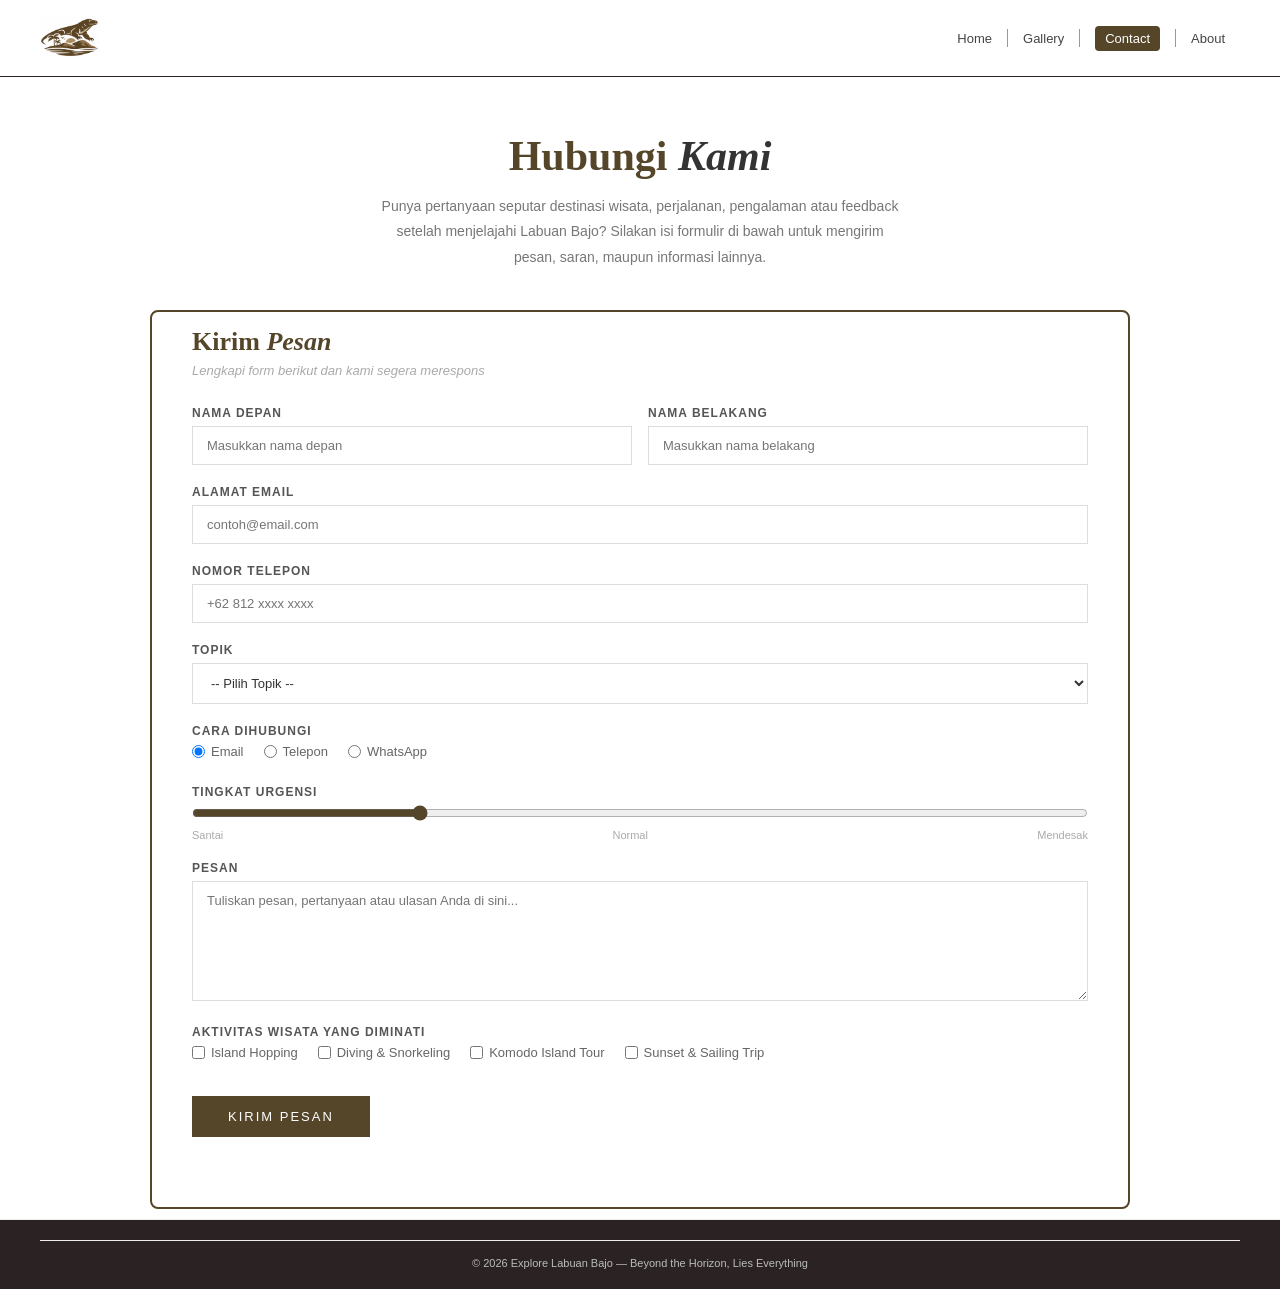
<file: uts_frontend/form.html>
<!DOCTYPE html>
<html lang="id">
  <head>
    <meta charset="UTF-8" />
    <meta name="viewport" content="width=device-width, initial-scale=1.0" />
    <title>
      Form Contact Us | BajoIslandTour - Beyond the Horizon, Lies Everything
    </title>
    <link rel="icon" type="image/webp" href="./img/Logo_Website_UTS.avif" />
    <link rel="stylesheet" href="./style.css" />
    <style>
      /* INTRO */
      .intro {
        text-align: center;
        padding: 55px 40px 30px;
      }
      .intro h2 {
        font-size: 42px;
        color: #55462a;
      }
      .intro h2 em {
        font-family: Georgia, serif;
        font-style: italic;
        color: #333;
      }
      .intro p {
        max-width: 520px;
        margin: 14px auto 0;
        color: #777;
        font-size: 14px;
        line-height: 1.8;
        font-family: Arial, sans-serif;
      }

      /* FORM SECTION */
      .form-section {
        border: 2px solid #55462a;
        border-radius: 8px;
        padding: 15px 40px 70px;
        max-width: 980px;
        margin: 10px auto;
        display: flex;
        gap: 50px;
      }

      /* FORM KIRI */
      .mainForm {
        flex: 1.4;
      }
      .mainForm h3 {
        font-size: 26px;
        color: #55462a;
        margin-bottom: 6px;
      }
      .mainForm .sub {
        font-size: 13px;
        color: #aaa;
        font-style: italic;
        margin-bottom: 28px;
        font-family: Arial, sans-serif;
      }

      .form-group {
        margin-bottom: 20px;
      }
      .form-group label {
        display: block;
        font-size: 12px;
        font-family: Arial, sans-serif;
        font-weight: bold;
        letter-spacing: 1px;
        color: #555;
        margin-bottom: 6px;
        text-transform: uppercase;
      }
      .form-group input,
      .form-group select,
      .form-group textarea {
        width: 100%;
        padding: 11px 14px;
        border: 1px solid #ddd;
        font-size: 13px;
        font-family: Arial, sans-serif;
        color: #333;
        outline: none;
        background: #fff;
      }
      .form-group input:focus,
      .form-group select:focus,
      .form-group textarea:focus {
        border-color: #55462a;
      }
      .form-group textarea {
        height: 120px;
        resize: vertical;
      }

      .form-row-2 {
        display: flex;
        gap: 16px;
      }
      .form-row-2 .form-group {
        flex: 1;
      }

      /* RADIO & CHECKBOX */
      .form-group .radio-group,
      .form-group .check-group {
        display: flex;
        gap: 20px;
        flex-wrap: wrap;
        margin-top: 4px;
      }
      .form-group .radio-group label,
      .form-group .check-group label {
        font-size: 13px;
        font-family: Arial, sans-serif;
        font-weight: normal;
        letter-spacing: 0;
        text-transform: none;
        color: #666;
        display: flex;
        align-items: center;
        gap: 6px;
        cursor: pointer;
      }
      .form-group .radio-group input,
      .form-group .check-group input {
        width: auto;
      }

      /* RANGE SLIDER */
      .form-group input[type="range"] {
        padding: 0;
        border: none;
        cursor: pointer;
        accent-color: #55462a;
      }
      .range-label {
        display: flex;
        justify-content: space-between;
        font-size: 11px;
        color: #aaa;
        font-family: Arial, sans-serif;
        margin-top: 4px;
      }

      /* SUBMIT BUTTON */
      .btn-submit {
        background: #55462a;
        color: #fff;
        border: none;
        padding: 13px 36px;
        font-size: 13px;
        letter-spacing: 2px;
        cursor: pointer;
        font-family: Arial, sans-serif;
        margin-top: 10px;
      }
      .btn-submit:hover {
        background: #261f13;
      }
      @media (max-width: 768px) {
        nav {
          padding: 14px 20px;
        }

        .form-section {
          border: 0;
          padding: 15px 20px 70px;
          max-width: 980px;
          margin: 10px auto;
          display: flex;
          gap: 50px;
        }
      }
    </style>
  </head>
  <body>
    <div class="wrapper">
      <main>
        <!-- NAV -->
        <nav>
          <div class="logo"><img src="./img/Logo_Website_UTS.avif" /></div>
          <ul>
            <li><a href="./index.html">Home</a></li>
            <li><a href="./gallery.html">Gallery</a></li>
            <li><a class="active" href="./form.html">Contact</a></li>
            <li><a href="./about.html">About</a></li>
          </ul>
        </nav>

        <!-- INTRO -->
        <section class="intro">
          <h2>Hubungi <em>Kami</em></h2>
          <p>
            Punya pertanyaan seputar destinasi wisata, perjalanan, pengalaman
            atau feedback setelah menjelajahi Labuan Bajo? Silakan isi formulir
            di bawah untuk mengirim pesan, saran, maupun informasi lainnya.
          </p>
        </section>

        <!-- FORM SECTION -->
        <div class="form-section">
          <div class="mainForm">
            <h3>Kirim <em>Pesan</em></h3>
            <p class="sub">Lengkapi form berikut dan kami segera merespons</p>

            <div class="form-row-2">
              <div class="form-group">
                <label for="nama">Nama Depan</label>
                <input
                  type="text"
                  id="nama"
                  placeholder="Masukkan nama depan"
                />
              </div>
              <div class="form-group">
                <label for="namaakhir">Nama Belakang</label>
                <input
                  type="text"
                  id="namaakhir"
                  placeholder="Masukkan nama belakang"
                />
              </div>
            </div>

            <div class="form-group">
              <label for="email">Alamat Email</label>
              <input type="email" id="email" placeholder="contoh@email.com" />
            </div>

            <div class="form-group">
              <label for="telp">Nomor Telepon</label>
              <input type="tel" id="telp" placeholder="+62 812 xxxx xxxx" />
            </div>

            <div class="form-group">
              <label for="topik">Topik</label>
              <select id="topik">
                <option value="">-- Pilih Topik --</option>
                <option value="produk">Informasi Produk</option>
                <option value="order">Status Pesanan</option>
                <option value="retur">Pengembalian Barang</option>
                <option value="kerjasama">Kerjasama / Partnership</option>
                <option value="lainnya">Lainnya</option>
              </select>
            </div>

            <div class="form-group">
              <label>Cara Dihubungi</label>
              <div class="radio-group">
                <label
                  ><input type="radio" name="cara" value="email" checked />
                  Email</label
                >
                <label
                  ><input type="radio" name="cara" value="telepon" />
                  Telepon</label
                >
                <label
                  ><input type="radio" name="cara" value="whatsapp" />
                  WhatsApp</label
                >
              </div>
            </div>

            <div class="form-group">
              <label for="urgensi">Tingkat Urgensi</label>
              <input type="range" id="urgensi" min="1" max="5" value="2" />
              <div class="range-label">
                <span>Santai</span><span>Normal</span><span>Mendesak</span>
              </div>
            </div>

            <div class="form-group">
              <label for="pesan">Pesan</label>
              <textarea
                id="pesan"
                placeholder="Tuliskan pesan, pertanyaan atau ulasan Anda di sini..."
              ></textarea>
            </div>

            <div class="form-group">
              <label>Aktivitas Wisata yang Diminati</label>

              <div class="check-group">
                <label>
                  <input type="checkbox" value="island-hopping" />
                  Island Hopping
                </label>

                <label>
                  <input type="checkbox" value="diving" />
                  Diving & Snorkeling
                </label>

                <label>
                  <input type="checkbox" value="komodo-tour" />
                  Komodo Island Tour
                </label>

                <label>
                  <input type="checkbox" value="sunset-trip" />
                  Sunset & Sailing Trip
                </label>
              </div>
            </div>

            <button class="btn-submit" type="button">KIRIM PESAN</button>
          </div>
        </div>
      </main>

      <!-- FOOTER -->
      <footer>
        <div class="footer-bottom">
          &copy; 2026 Explore Labuan Bajo — Beyond the Horizon, Lies Everything
        </div>
      </footer>
    </div>
    <script src="./script.js"></script>
  </body>
</html>
</file>
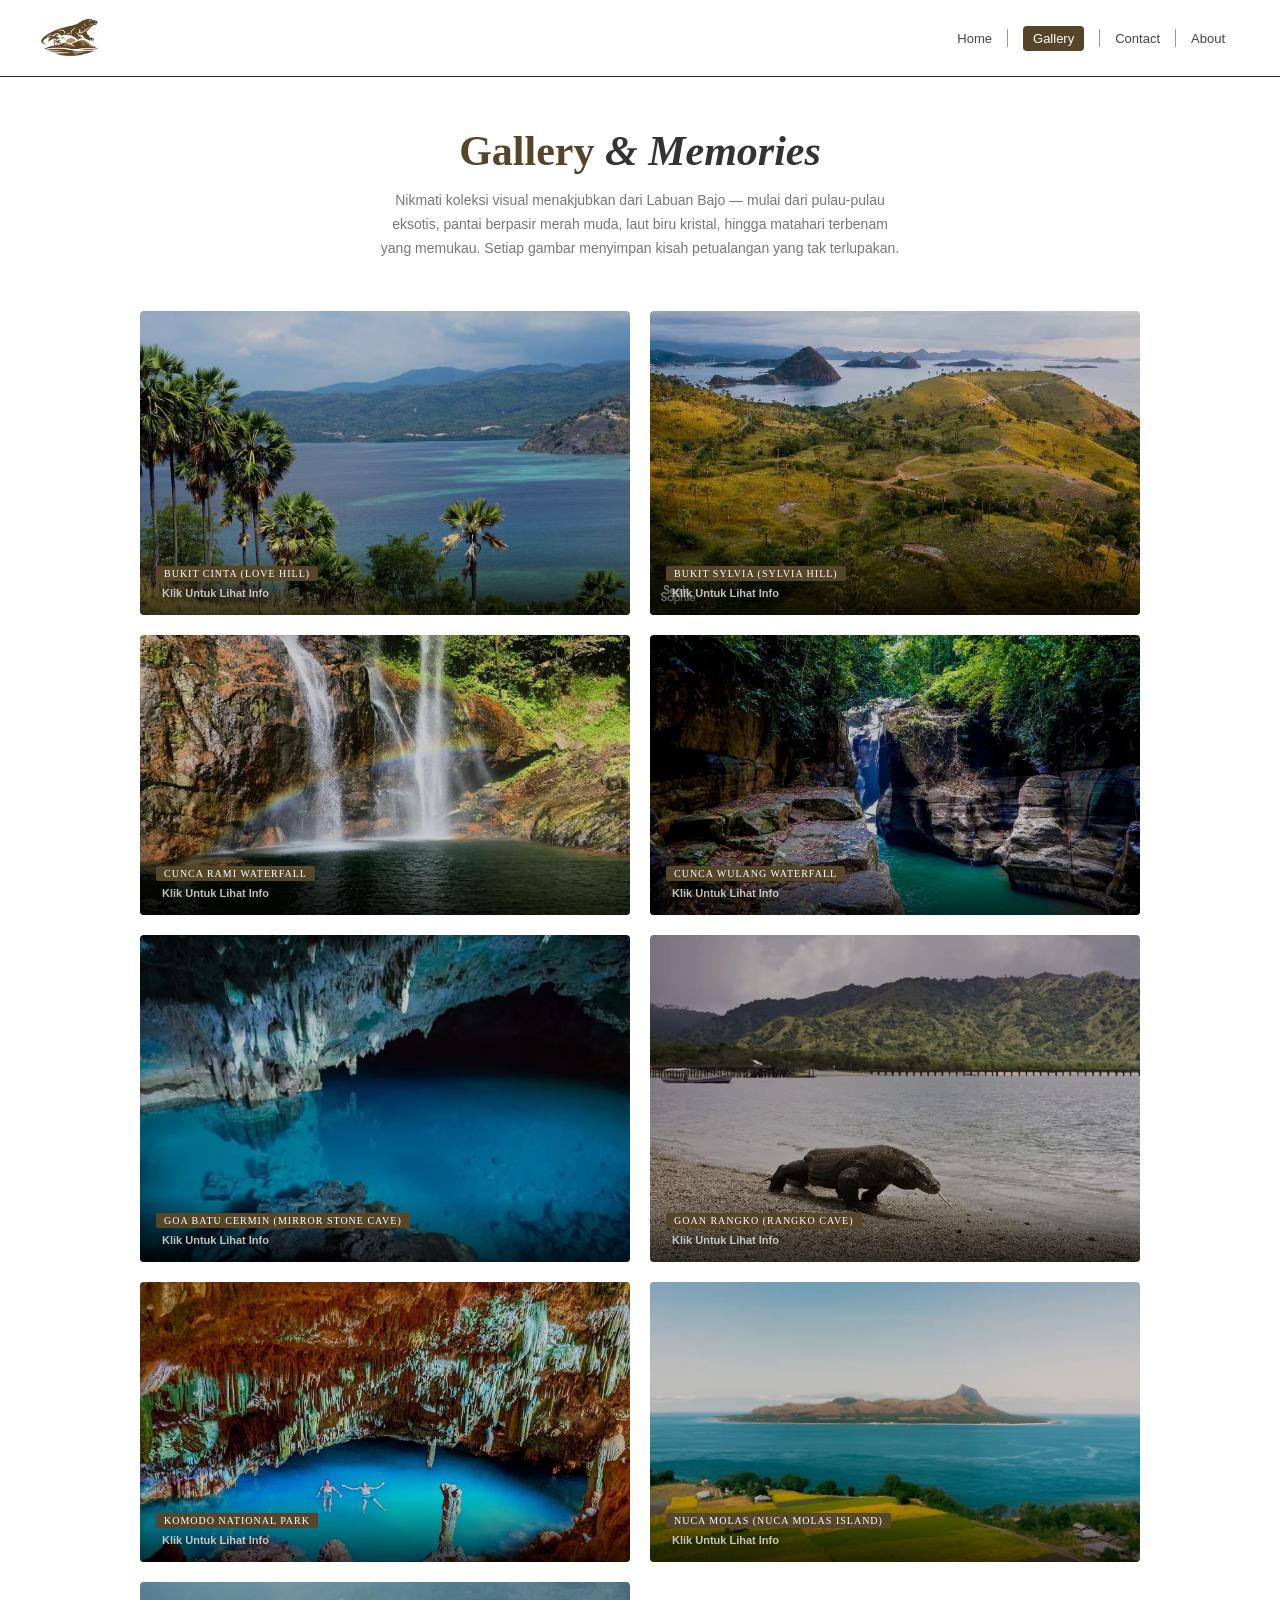
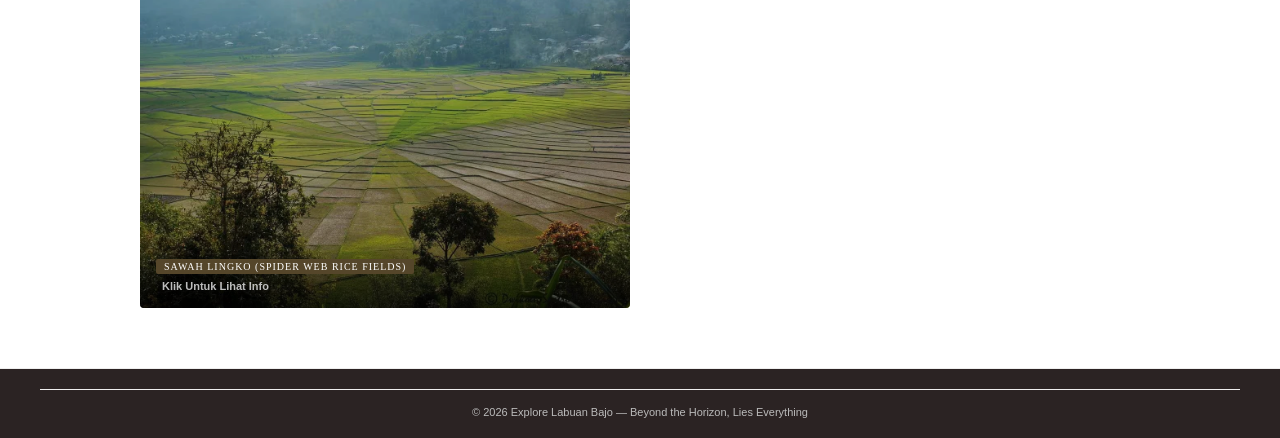
<file: uts_frontend/gallery.html>
<!DOCTYPE html>
<html lang="id">
  <head>
    <meta charset="UTF-8" />
    <meta name="viewport" content="width=device-width, initial-scale=1.0" />
    <title>
      Gallery | BajoIslandTour - Beyond the Horizon, Lies Everything
    </title>
    <link rel="icon" type="image/webp" href="./img/Logo_Website_UTS.avif" />
    <link rel="stylesheet" href="./style.css" />
    <style>
      /* INTRO */
      .intro {
        text-align: center;
        padding: 50px 40px 30px;
      }
      .intro h2 {
        font-size: 42px;
        color: #55462a;
      }
      .intro h2 em {
        font-family: Georgia, serif;
        font-style: italic;
        color: #333;
      }
      .intro p {
        max-width: 520px;
        margin: 14px auto 20px;
        color: #777;
        font-size: 14px;
        line-height: 1.7;
        font-family: Arial, sans-serif;
      }

      /* GALLERY GRID */
      .gallery {
        padding: 0 40px 60px;
      }
      .gallery-grid {
        display: grid;
        grid-template-columns: repeat(2, 1fr);
        gap: 20px;
        max-width: 1000px;
        margin: 0 auto;
      }
      .gallery-card {
        position: relative;
        overflow: hidden;
        border-radius: 4px;
        cursor: pointer;
        transition: transform 0.3s ease;
      }
      .gallery-card:hover {
        transform: translateY(-4px);
      }
      .gallery-card img {
        width: 100%;
        height: 100%;
        object-fit: cover;
        display: block;
        filter: brightness(80%);
        transition: filter 0.5s ease;
      }
      .gallery-card .overlay {
        position: absolute;
        bottom: 0;
        left: 0;
        right: 0;
        background: linear-gradient(transparent, rgba(0, 0, 0, 0.65));
        padding: 15px 16px 16px;
        color: #fff;
      }
      .gallery-card .overlay h4 {
        font-size: 15px;
        font-family: Arial, sans-serif;
        font-weight: bold;
      }
      .gallery-card .overlay p {
        font-size: 12px;
        opacity: 0.85;
        margin-top: 3px;
        font-family: Arial, sans-serif;
      }
      .gallery-card .overlay .Cardtitle {
        display: inline-block;
        background: #55462a;
        font-size: 10px;
        padding: 2px 8px;
        border-radius: 2px;
        letter-spacing: 1px;
      }
      .gallery-card .overlay .CardDescription {
        max-height: 0;
        opacity: 0;
        overflow: hidden;
        transform: translateY(10px);
        transition: max-height 0.5s ease, opacity 0.4s ease, transform 0.4s ease;
        margin-top: 0;
        font-size: 12px;
        line-height: 1.4;
        color: #ddd;
      }
      .gallery-card.active {
        transform: scale(1.02);
      }
      .gallery-card.active .CardDescription {
        max-height: 300px;
        opacity: 1;
        transform: translateY(0);
        margin-top: 4px;
        margin-left: 6px;
      }
      .gallery-card .overlay .CardTemp {
        display: block;
        font-size: 11px;
        font-weight: bold;
        text-shadow: 0 2px 8px rgba(0, 0, 0, 1);
        margin-top: 6px;
        margin-left: 6px;
        color: #ddd;
      }
      @media (max-width: 768px) {
        nav {
          padding: 14px 20px;
        }

        .gallery-grid {
          grid-template-columns: 1fr;
        }

        .gallery-card .overlay .CardDescription {
          font-size: 10px;
        }
      }
    </style>
  </head>
  <body>
    <div class="wrapper">
      <main>
    <!-- NAV -->
    <nav>
      <div class="logo"><img src="./img/Logo_Website_UTS.avif" /></div>
      <ul>
        <li><a href="./index.html">Home</a></li>
        <li><a class="active" href="./gallery.html">Gallery</a></li>
        <li><a href="./form.html">Contact</a></li>
        <li><a href="./about.html">About</a></li>
      </ul>
    </nav>

    <!-- INTRO -->
    <section class="intro">
      <h2>Gallery <em>& Memories</em></h2>
      <p>
        Nikmati koleksi visual menakjubkan dari Labuan Bajo — mulai dari
        pulau-pulau eksotis, pantai berpasir merah muda, laut biru kristal,
        hingga matahari terbenam yang memukau. Setiap gambar menyimpan kisah
        petualangan yang tak terlupakan.
      </p>
    </section>

    <!-- GALLERY -->
    <section class="gallery">
      <div class="gallery-grid">
        <div class="gallery-card">
          <img src="./img/Gallery/BUKIT_CINTA_LOVE_HILL.webp" />
          <div class="overlay">
            <span class="Cardtitle">BUKIT CINTA (LOVE HILL)</span>
            <p class="CardTemp">Klik Untuk Lihat Info</p>
            <p class="CardDescription">
              Situs Warisan Dunia UNESCO sekaligus rumah bagi komodo — kadal
              terbesar yang masih hidup di muka bumi. Membentang di Pulau
              Komodo, Pulau Rinca, dan Pulau Padar, taman nasional ini
              menawarkan lebih dari sekadar perjumpaan dengan sang naga.
              Bayangkan: matahari terbenam di atas Pulau Padar, pantai berpasir
              merah muda, dan keanekaragaman hayati laut yang termasuk terkaya
              di dunia. Hanya bisa dicapai dengan kapal — dan sepadan dengan
              setiap ombaknya.
            </p>
          </div>
        </div>

        <div class="gallery-card">
          <img src="./img/Gallery/BUKIT_SYLVIA_SYLVIA_HILL.webp" />
          <div class="overlay">
            <span class="Cardtitle">BUKIT SYLVIA (SYLVIA HILL)</span>
            <p class="CardTemp">Klik Untuk Lihat Info</p>
            <p class="CardDescription">
              Tersembunyi di balik jalur hutan di pesisir Flores, Goa Rangko
              menyimpan laguna air asin alami di dalam ceruk-ceruk batunya.
              Cahaya matahari menerobos celah gua, memantulkan kilau keemasan di
              atas air yang begitu jernih hingga tampak tak nyata. Bawa
              perlengkapan snorkel — dunia bawah lautnya tak kalah memukau.
              Dapat dicapai dengan perahu sekitar 30 menit dari Labuan Bajo.
            </p>
          </div>
        </div>

        <div class="gallery-card">
          <img src="./img/Gallery/CUNCA_RAMI_WATERFALL.webp" />
          <div class="overlay">
            <span class="Cardtitle">CUNCA RAMI WATERFALL</span>
            <p class="CardTemp">Klik Untuk Lihat Info</p>
            <p class="CardDescription">
              Hanya 5 km dari pelabuhan, Goa Batu Cermin adalah gua penuh
              keajaiban purba. Dulunya terendam di bawah laut,
              dinding-dindingnya kini tertanam fosil karang, jejak penyu, dan
              bentuk-bentuk ikan — museum alam ciptaan waktu. Saat sinar
              matahari menembus lubang gua, dinding kristalnya berkilauan bagai
              seribu cermin. Kunjungi antara pukul 08.00–10.00 pagi untuk
              menyaksikan cahaya di saat paling dramatis.
            </p>
          </div>
        </div>

        <div class="gallery-card">
          <img src="./img/Gallery/CUNCA_WULANG_WATERFALL.webp" />
          <div class="overlay">
            <span class="Cardtitle">CUNCA WULANG WATERFALL</span>
            <p class="CardTemp">Klik Untuk Lihat Info</p>
            <p class="CardDescription">
              Pelarian sempurna ke pedalaman Flores yang rimbun. Air Terjun
              Cunca Rami berdiri anggun di tengah hutan belantara dekat Desa
              Golo Ndaring, murni dan tak terjamah. Kolam alami di bawahnya
              mengundang siapa saja untuk berenang di air mata air yang segar,
              dikelilingi pepohonan tinggi dan keheningan yang menyembuhkan.
              Jalur trekking singkat mengantarkan Anda ke sana — menyegarkan
              jiwa, jauh dari keramaian.
            </p>
          </div>
        </div>

        <div class="gallery-card">
          <img src="./img/Gallery/GOA_BATU_CERMIN_MIRROR_STONE_CAVE.webp" />
          <div class="overlay">
            <span class="Cardtitle">GOA BATU CERMIN (MIRROR STONE CAVE)</span>
            <p class="CardTemp">Klik Untuk Lihat Info</p>
            <p class="CardDescription">
              Air terjun dua tingkat yang terjun deras ke kolam-kolam alami
              sebening kaca. Cunca Wulang bersemayam jauh di dalam hutan Flores,
              sekitar 2 jam dari Labuan Bajo. Perjalanannya sendiri adalah
              petualangan: trekking menantang menembus hutan tropis yang lebat,
              membuat setiap langkah terasa bermakna. Salah satu sudut alam
              paling tenang dan belum terjamah di seluruh Flores Barat.
            </p>
          </div>
        </div>

        <div class="gallery-card">
          <img src="./img/Gallery/GOAN_RANGKO_RANGKO_CAVE.webp" />
          <div class="overlay">
            <span class="Cardtitle">GOAN RANGKO (RANGKO CAVE)</span>
            <p class="CardTemp">Klik Untuk Lihat Info</p>
            <p class="CardDescription">
              Panggung terbaik untuk menyaksikan matahari terbenam di Labuan
              Bajo. Berdiri di tepi kota, Bukit Sylvia menyuguhkan panorama Laut
              Flores yang terbentang luas, gugusan pulau-pulau kecil, dan
              perahu-perahu kayu yang berayun tenang di lautan. Saat matahari
              mulai turun, langit berubah menjadi kanvas warna jingga, emas, dan
              ungu yang membakar. Tiket masuk gratis. Hanya 10–15 menit dari
              pusat kota. Murni ajaib.
            </p>
          </div>
        </div>

        <div class="gallery-card">
          <img src="./img/Gallery/KOMODO_NATIONAL_PARK.webp" />
          <div class="overlay">
            <span class="Cardtitle">KOMODO NATIONAL PARK</span>
            <p class="CardTemp">Klik Untuk Lihat Info</p>
            <p class="CardDescription">
              Bukit yang tenang hanya 10 menit dari pusat kota, Bukit Cinta
              memanjakan pengunjung dengan pemandangan laut biru toska dan
              gugusan pulau-pulau hijau yang tersebar indah. Disukai pasangan
              dan fotografer, bukit ini memancarkan energi yang damai dan
              romantis, membuat setiap kunjungan terasa begitu personal.
              Trekking singkat ke puncak — dan pemandangannya berbicara sendiri.
            </p>
          </div>
        </div>

        <div class="gallery-card">
          <img src="./img/Gallery/NUCA_MOLAS_NUCA_MOLAS_ISLAND.webp" />
          <div class="overlay">
            <span class="Cardtitle">NUCA MOLAS (NUCA MOLAS ISLAND)</span>
            <p class="CardTemp">Klik Untuk Lihat Info</p>
            <p class="CardDescription">
              Salah satu lanskap paling memukau di Flores — sawah terasering di
              Desa Cancar yang terbagi dalam pola jaring laba-laba yang
              sempurna, mengikuti tradisi pembagian tanah kuno Manggarai yang
              disebut lodok. Dilihat dari ketinggian, petak-petak sawah
              geometris itu beriak dalam nuansa hijau tua yang dalam — karya
              seni hidup hasil tangan generasi para petani. Berjarak 1,5 jam
              dari Labuan Bajo. Wajib dikunjungi oleh pecinta fotografi dan
              budaya.
            </p>
          </div>
        </div>

        <div class="gallery-card">
          <img src="./img/Gallery/SAWAH_LINGKO_SPIDER_WEB_RICE_FIELDS.webp" />
          <div class="overlay">
            <span class="Cardtitle">SAWAH LINGKO (SPIDER WEB RICE FIELDS)</span>
            <p class="CardTemp">Klik Untuk Lihat Info</p>
            <p class="CardDescription">
              Permata tersembunyi Labuan Bajo yang sedang naik daun. Dikenal
              warga setempat sebagai Pulau Mules, Nuca Molas masih liar,
              terpencil, dan menyegarkan karena belum tersentuh pariwisata
              massal. Danau air tawar yang tenang, garis pantai yang damai, dan
              kehangatan komunitas lokal menjadikan pulau ini terasa seperti
              rahasia yang hanya ditemukan oleh segelintir pelancong beruntung.
              Datanglah sebelum dunia tahu.
            </p>
          </div>
        </div>
      </div>
    </section>
      <main>

    <!-- FOOTER -->
    <footer>
      <div class="footer-bottom">
        &copy; 2026 Explore Labuan Bajo — Beyond the Horizon, Lies Everything
      </div>
    </footer>
  </div>

    <script src="./script.js"></script>
    <script>
      // Toggle Card Description
      document.querySelectorAll(".gallery-card").forEach((card) => {
        const image = card.querySelector("img");
        const description = card.querySelector(".CardDescription");
        const tempText = card.querySelector(".CardTemp");

        card.addEventListener("click", () => {
          card.classList.toggle("active");

          const isActive = card.classList.contains("active");

          image.style.filter = isActive ? "brightness(20%)" : "brightness(80%)";
          tempText.textContent = isActive
            ? "Klik Untuk Tutup Info"
            : "Klik Untuk Lihat Info";
        });
      });
    </script>
  </body>
</html>
</file>
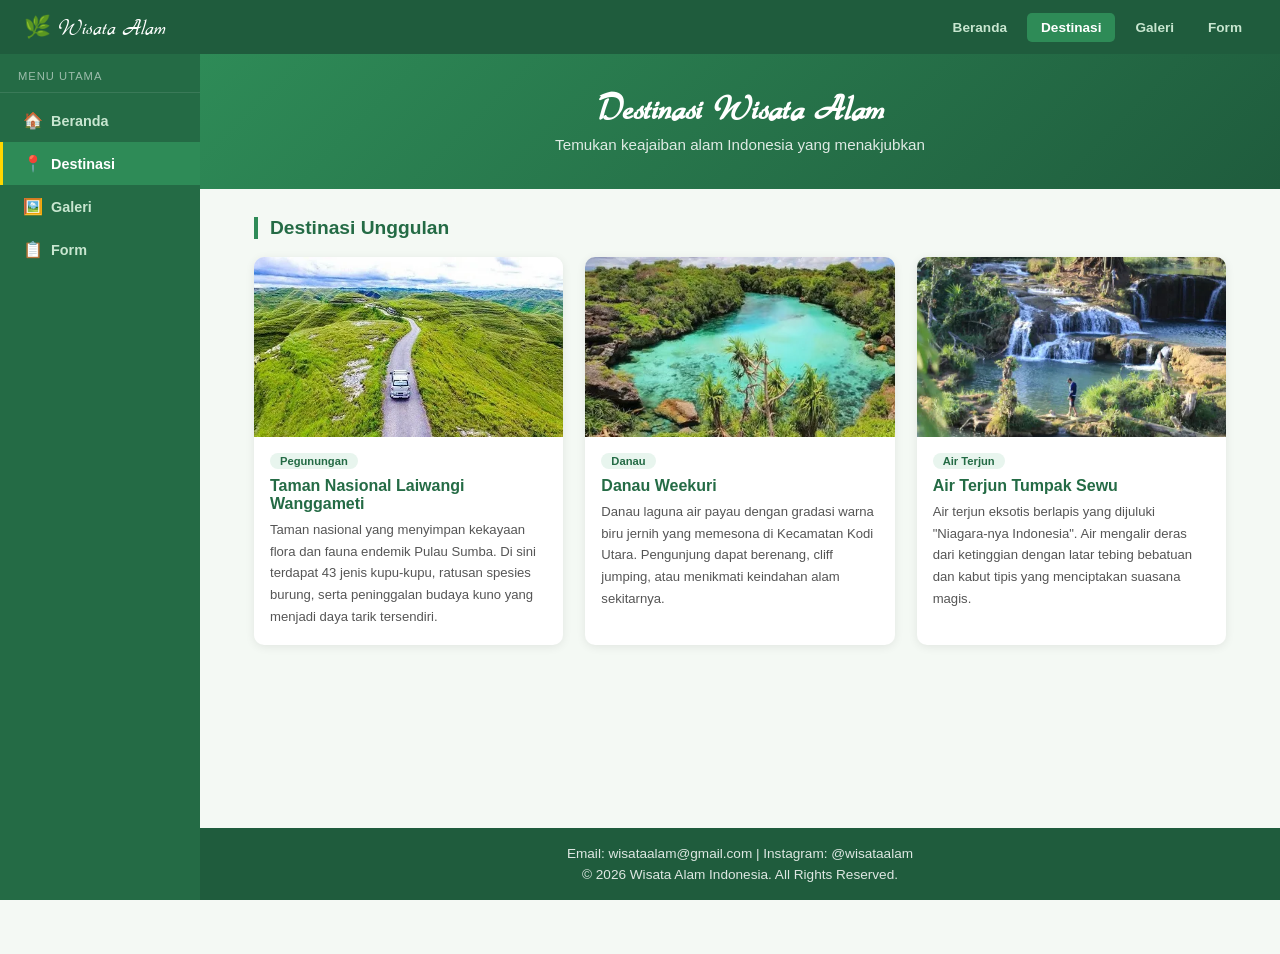
<file: uts_frontend_melki/destinasi.html>
<!doctype html>
<html lang="id">
<head>
  <meta charset="UTF-8" />
  <meta name="viewport" content="width=device-width, initial-scale=1.0" />
  <title>Destinasi - Wisata Alam Indonesia</title>
  <link rel="stylesheet" href="style.css" />
  <style>
    .section-title { color: #246b45; font-size: 1.2rem; border-left: 4px solid #2e8b57; padding-left: 12px; margin-bottom: 18px; }
    .card-grid { display: grid; grid-template-columns: repeat(auto-fit, minmax(260px, 1fr)); gap: 22px; }
    .card { background: #fff; border-radius: 10px; overflow: hidden; box-shadow: 0 2px 10px rgba(0,0,0,0.08); transition: transform 0.2s, box-shadow 0.2s; }
    .card:hover { transform: translateY(-4px); box-shadow: 0 6px 20px rgba(0,0,0,0.12); }
    .card img { width: 100%; height: 180px; object-fit: cover; display: block; }
    .card-body { padding: 14px 16px 18px; }
    .badge { display: inline-block; background: #e8f5ee; color: #246b45; font-size: 0.7rem; font-weight: bold; padding: 2px 10px; border-radius: 12px; margin-bottom: 8px; }
    .card-body h3 { color: #246b45; font-size: 1rem; margin-bottom: 6px; }
    .card-body p { font-size: 0.82rem; color: #555; line-height: 1.65; }
  </style>
</head>
<body>
  <nav class="topnav">
    <a href="index.html" class="brand">🌿 Wisata Alam</a>
    <div class="topnav-links">
      <a href="index.html">Beranda</a>
      <a href="destinasi.html" class="active">Destinasi</a>
      <a href="galeri.html">Galeri</a>
      <a href="form.html">Form</a>
    </div>
  </nav>
  <div class="sidebar">
    <div class="sidebar-title">Menu Utama</div>
    <a href="index.html"><span class="icon">🏠</span> Beranda</a>
    <a href="destinasi.html" class="active"><span class="icon">📍</span> Destinasi</a>
    <a href="galeri.html"><span class="icon">🖼️</span> Galeri</a>
    <a href="form.html"><span class="icon">📋</span> Form</a>
  </div>
  <div class="page-wrapper">
    <div class="main-content">
      <div class="page-header">
        <h1>Destinasi Wisata Alam</h1>
        <p>Temukan keajaiban alam Indonesia yang menakjubkan</p>
      </div>
      <div class="container">
        <h2 class="section-title">Destinasi Unggulan</h2>
        <div class="card-grid">
          <div class="card">
            <img src="img/pegunungan .jpg" alt="Taman Nasional Laiwangi Wanggameti" />
            <div class="card-body">
              <span class="badge">Pegunungan</span>
              <h3>Taman Nasional Laiwangi Wanggameti</h3>
              <p>Taman nasional yang menyimpan kekayaan flora dan fauna endemik Pulau Sumba. Di sini terdapat 43 jenis kupu-kupu, ratusan spesies burung, serta peninggalan budaya kuno yang menjadi daya tarik tersendiri.</p>
            </div>
          </div>
          <div class="card">
            <img src="img/pantai.jpg" alt="Danau Weekuri" />
            <div class="card-body">
              <span class="badge">Danau</span>
              <h3>Danau Weekuri</h3>
              <p>Danau laguna air payau dengan gradasi warna biru jernih yang memesona di Kecamatan Kodi Utara. Pengunjung dapat berenang, cliff jumping, atau menikmati keindahan alam sekitarnya.</p>
            </div>
          </div>
          <div class="card">
            <img src="img/image.jpg" alt="Air Terjun Tumpak Sewu" />
            <div class="card-body">
              <span class="badge">Air Terjun</span>
              <h3>Air Terjun Tumpak Sewu</h3>
              <p>Air terjun eksotis berlapis yang dijuluki "Niagara-nya Indonesia". Air mengalir deras dari ketinggian dengan latar tebing bebatuan dan kabut tipis yang menciptakan suasana magis.</p>
            </div>
          </div>
        </div>
      </div>
      <footer>
        <p>Email: wisataalam@gmail.com | Instagram: @wisataalam</p>
        <p style="margin-top:6px;">&copy; 2026 Wisata Alam Indonesia. All Rights Reserved.</p>
      </footer>
    </div>
  </div>
</body>
</html>
</file>
<file: style.css>
* {
  margin: 0;
  padding: 0;
  box-sizing: border-box;
}
body {
  font-family: Georgia, serif;
  color: #333;
  opacity: 0;
  transition: opacity 0.5s ease-in-out;
}

body.loaded {
  opacity: 1;
}

/* NAV */
nav {
  display: flex;
  justify-content: space-between;
  align-items: center;
  padding: 14px 40px;
  background: #fff;
  border-bottom: 1px solid #eee;
  position: sticky;
  top: 0;
  z-index: 100;
  overflow: hidden;
  border-bottom: 1px solid #2b2323;
}
nav .logo img {
  width: 60px;
}
nav ul {
  list-style: none;
  display: flex;
}
nav ul li {
  padding: 0 15px;
  border-right: 1px solid #999;
}
nav ul li:last-child {
  border-right: none;
}
nav ul li a {
  text-decoration: none;
  color: #444;
  font-family: Arial, sans-serif;
  font-size: 13px;
}
nav ul li a:hover {
  color: #55462a;
}

.active {
  color: white;
  background-color: #55462a;
  padding: 5px 10px;
  border-radius: 4px;
}

.active:hover {
  color: white;
  background-color: #55462a;
}

/* FOOTER */
footer {
  background: #2b2323;
  padding: 20px 40px 20px;
  border-top: 1px solid #eee;
}
.footer-bottom {
  text-align: center;
  font-size: 11px;
  color: #bbb;
  padding-top: 16px;
  border-top: 1px solid #eee;
  font-family: Arial, sans-serif;
}
</file>
<file: uts_frontend/style.css>
html,
body {
  height: 100%;
  margin: 0;
}
* {
  margin: 0;
  padding: 0;
  box-sizing: border-box;
}
body {
  font-family: Georgia, serif;
  color: #333;
  opacity: 0;
  transition: opacity 0.5s ease-in-out;
}
body.loaded {
  opacity: 1;
}
.wrapper {
  min-height: 100vh;
  display: flex;
  flex-direction: column;
}
main {
  flex: 1;
}

/* NAV */
nav {
  display: flex;
  justify-content: space-between;
  align-items: center;
  padding: 14px 40px;
  background: #fff;
  border-bottom: 1px solid #eee;
  position: sticky;
  top: 0;
  z-index: 100;
  overflow: hidden;
  border-bottom: 1px solid #2b2323;
}
nav .logo img {
  width: 60px;
}
nav ul {
  list-style: none;
  display: flex;
}
nav ul li {
  padding: 0 15px;
  border-right: 1px solid #999;
}
nav ul li:last-child {
  border-right: none;
}
nav ul li a {
  text-decoration: none;
  color: #444;
  font-family: Arial, sans-serif;
  font-size: 13px;
}
nav ul li a:hover {
  color: #55462a;
}

.active {
  color: white;
  background-color: #55462a;
  padding: 5px 10px;
  border-radius: 4px;
}

.active:hover {
  color: white;
  background-color: #55462a;
}

/* FOOTER */
footer {
  background: #2b2323;
  padding: 20px 40px 20px;
  border-top: 1px solid #eee;
}
.footer-bottom {
  text-align: center;
  font-size: 11px;
  color: #bbb;
  padding-top: 16px;
  border-top: 1px solid #eee;
  font-family: Arial, sans-serif;
}

@media (max-width: 768px) {
  nav .logo img {
    display: none;
  }

  nav {
    justify-content: center;
  }
}
</file>
<file: uts_frontend_melki/style.css>
/* ========== RESET & BASE ========== */
@font-face { font-family: "Gabrielle"; src: url("Gabrielle.ttf"); }
* { margin: 0; padding: 0; box-sizing: border-box; }
body { background: #f4f9f4; color: #333; font-family: Arial, sans-serif; min-height: 100vh; }

/* ========== TOP NAVBAR ========== */
.topnav {
  background: #1f5c3d; display: flex; align-items: center;
  justify-content: space-between; padding: 0 24px; height: 54px;
  position: fixed; top: 0; left: 0; right: 0; z-index: 200;
}
.topnav .brand { font-family: "Gabrielle", cursive; color: #fff; font-size: 1.35rem; text-decoration: none; }
.topnav-links { display: flex; gap: 6px; }
.topnav-links a {
  color: #c8e6d0; text-decoration: none; font-size: 0.85rem;
  font-weight: bold; padding: 7px 14px; border-radius: 5px; transition: 0.2s;
}
.topnav-links a:hover, .topnav-links a.active { background: #2e8b57; color: #fff; }

/* ========== SIDEBAR ========== */
.sidebar {
  background: #246b45; width: 200px; position: fixed;
  top: 54px; left: 0; bottom: 0; display: flex;
  flex-direction: column; padding: 16px 0; z-index: 100;
}
.sidebar-title {
  color: rgba(255,255,255,0.55); font-size: 0.7rem; text-transform: uppercase;
  letter-spacing: 1px; padding: 0 18px 10px;
  border-bottom: 1px solid rgba(255,255,255,0.1); margin-bottom: 6px;
}
.sidebar a {
  color: #c8e6d0; text-decoration: none; font-weight: bold;
  padding: 12px 20px; display: flex; align-items: center; gap: 8px;
  transition: 0.2s; border-left: 3px solid transparent; font-size: 0.9rem;
}
.sidebar a:hover, .sidebar a.active { background: #2e8b57; color: #fff; border-left-color: #ffd700; }
.sidebar .icon { font-size: 1rem; }

/* ========== LAYOUT ========== */
.page-wrapper { margin-top: 54px; }
.main-content { margin-left: 200px; min-height: calc(100vh - 54px); display: flex; flex-direction: column; }

/* ========== PAGE HEADER ========== */
.page-header { background: linear-gradient(135deg, #2e8b57, #1f5c3d); color: #fff; padding: 36px 24px; text-align: center; }
.page-header h1 { font-family: "Gabrielle", cursive; font-size: 2.2rem; margin-bottom: 6px; }
.page-header p { opacity: 0.85; font-size: 0.95rem; }

/* ========== CONTAINER & FOOTER ========== */
.container { max-width: 1000px; width: 95%; margin: 0 auto; padding: 28px 14px; flex: 1; }
footer { background: #1f5c3d; color: rgba(255,255,255,0.85); text-align: center; padding: 18px; font-size: 0.85rem; }

/* ========== RESPONSIVE ========== */
@media (max-width: 768px) {
  .sidebar { display: none; }
  .main-content { margin-left: 0; }
  .topnav-links a { padding: 5px 8px; font-size: 0.75rem; }
  .topnav .brand { font-size: 1.1rem; }
  .page-header { padding: 28px 16px; }
  .page-header h1 { font-size: 1.6rem; }
}
</file>
